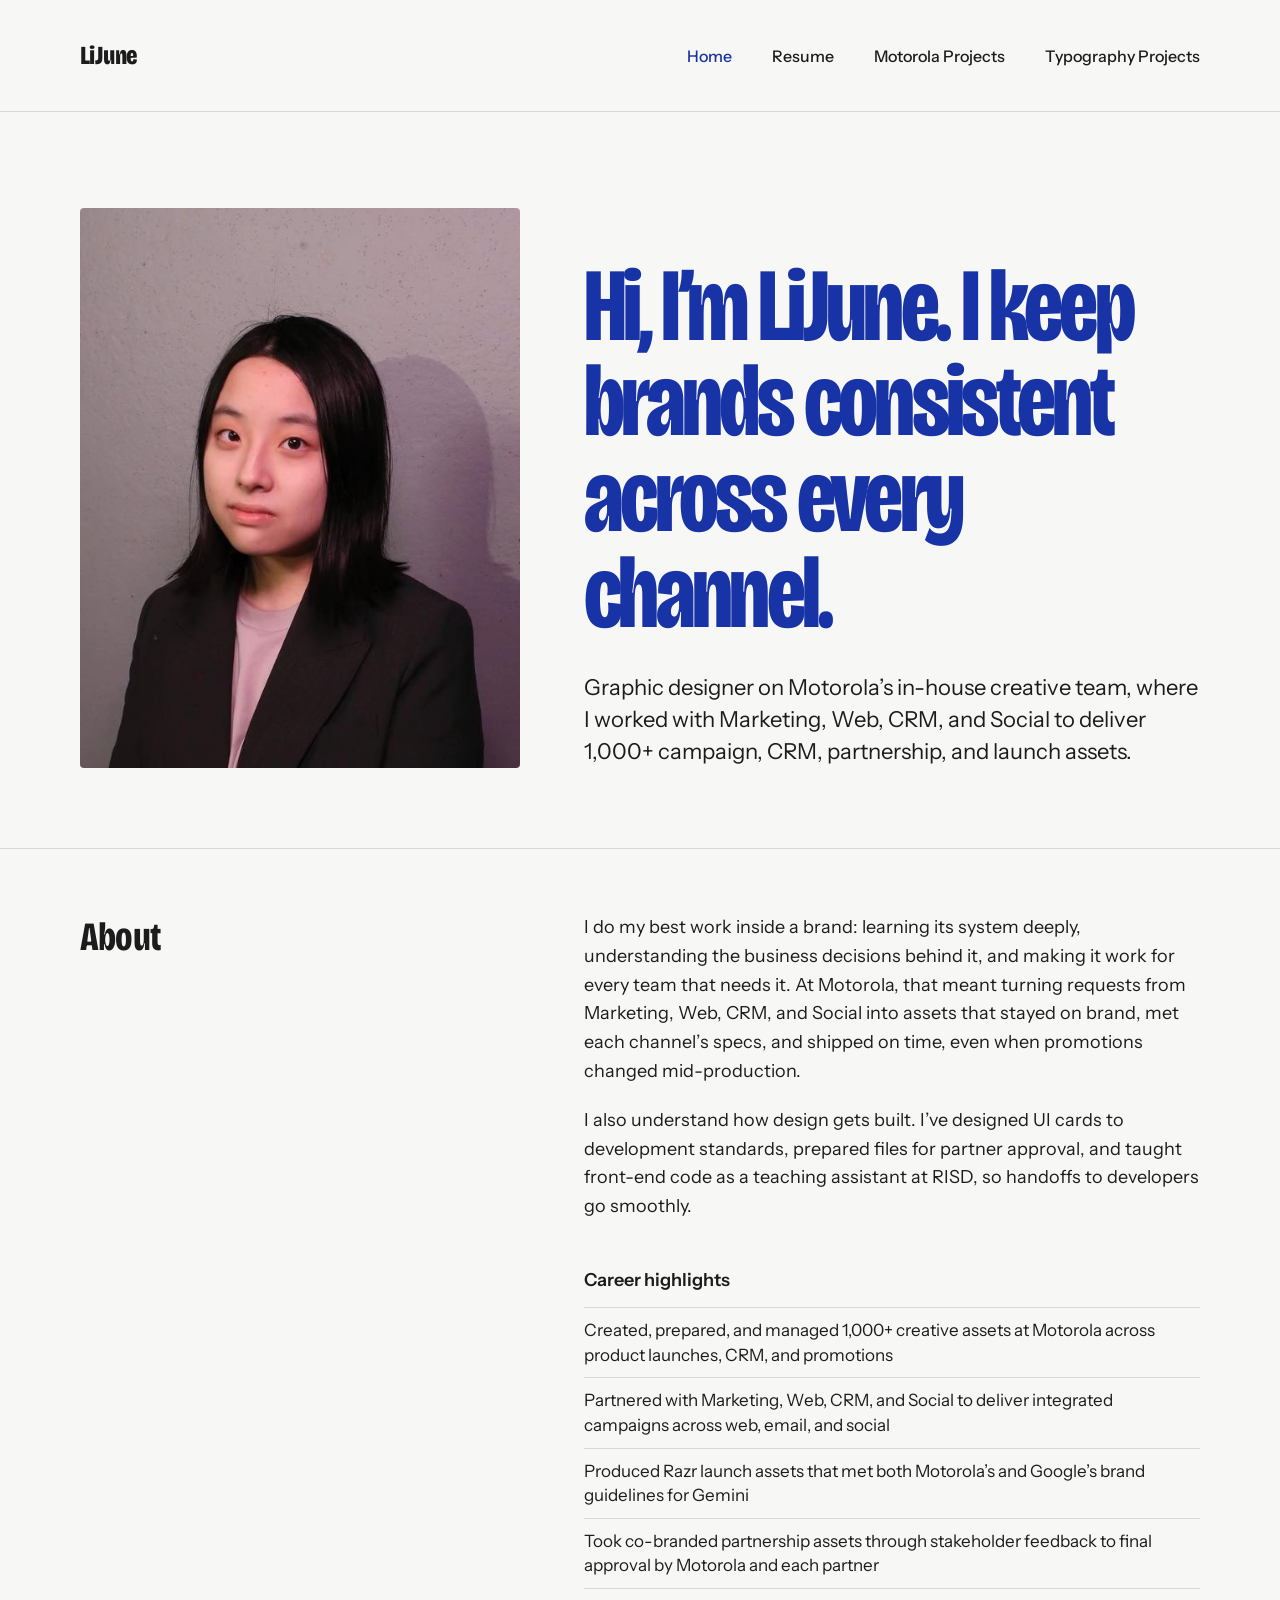
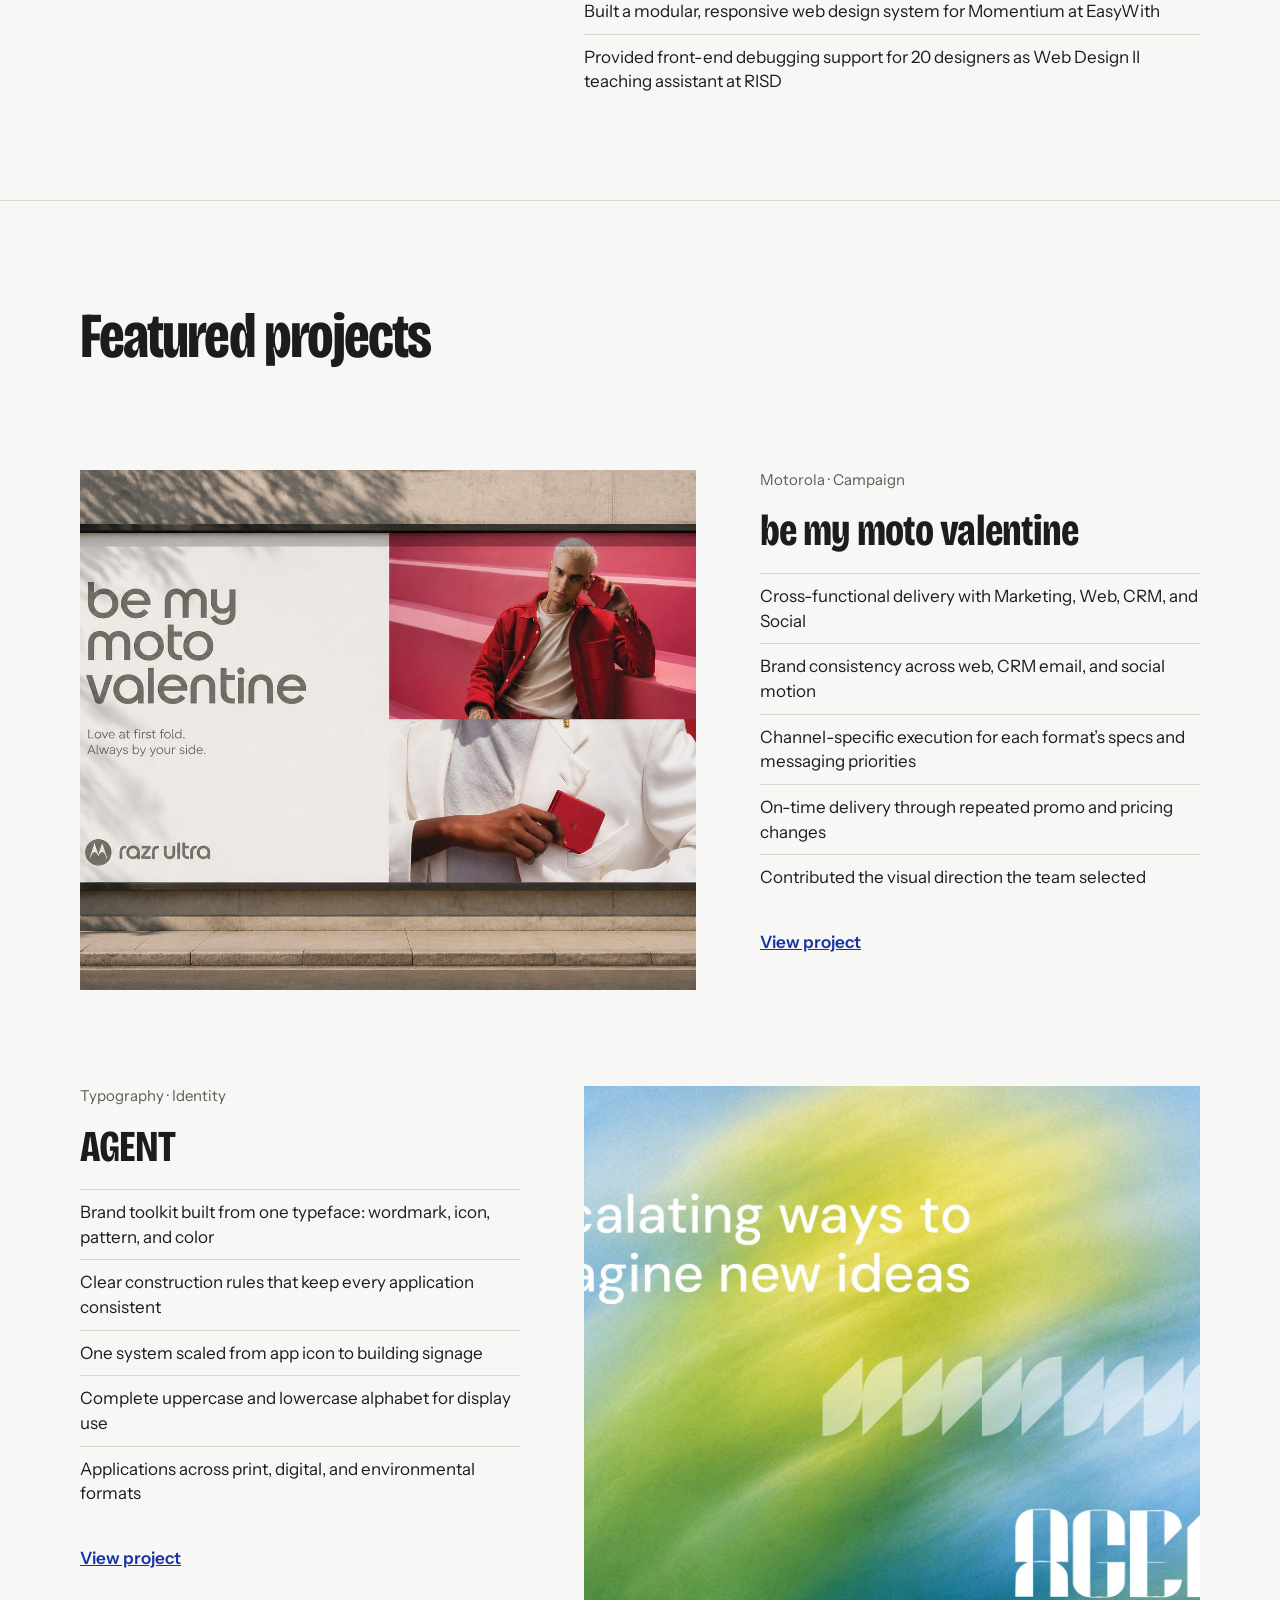
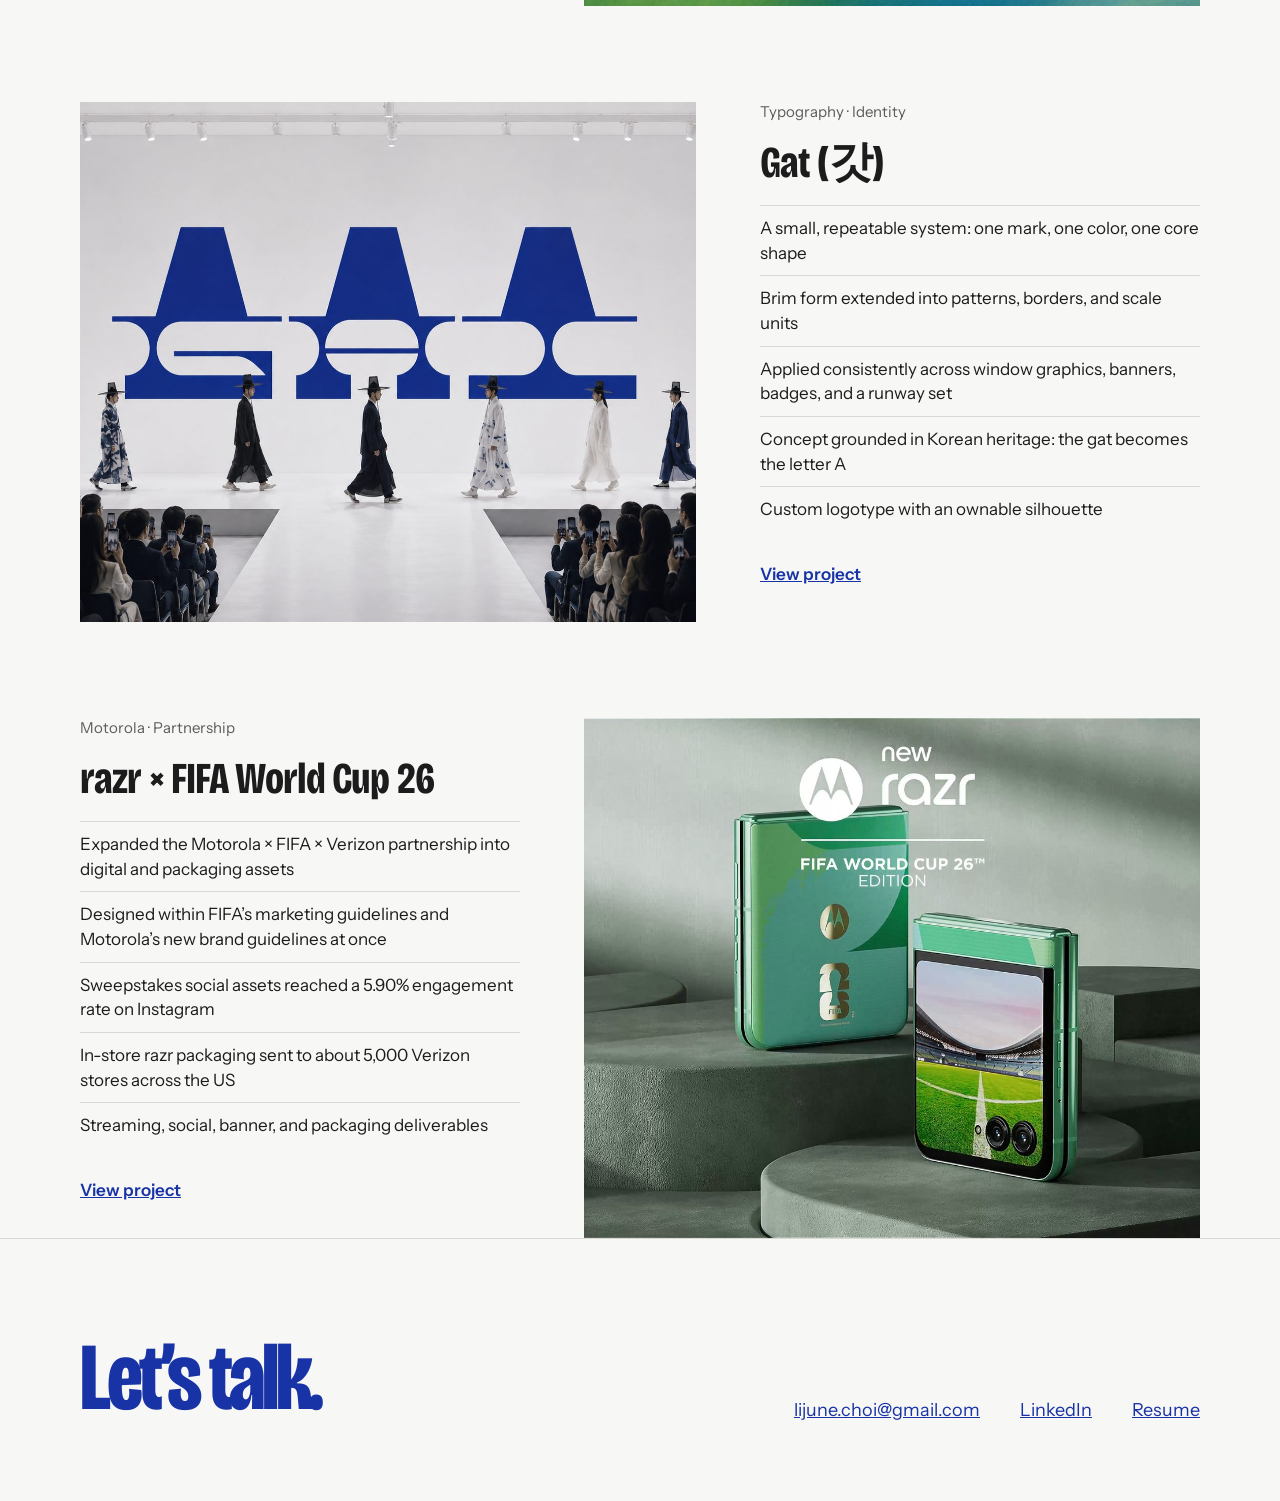
<file: index.html>
<!doctype html>
<html lang="en">
<head>
<meta charset="utf-8">
<meta name="viewport" content="width=device-width, initial-scale=1">
<title>Li June Choi – Home</title>
<meta name="description" content="Portfolio of Li June Choi, graphic designer at Motorola Mobility.">
<link rel="icon" href="data:image/svg+xml,%3Csvg xmlns='http://www.w3.org/2000/svg' viewBox='0 0 32 32'%3E%3Crect width='32' height='32' rx='6' fill='%231733A6'/%3E%3Ctext x='16' y='23' font-family='Arial' font-weight='700' font-size='18' fill='white' text-anchor='middle'%3EL%3C/text%3E%3C/svg%3E">
<link rel="preconnect" href="https://fonts.googleapis.com">
<link href="https://fonts.googleapis.com/css2?family=Bricolage+Grotesque:opsz,wdth,wght@12..96,75..100,400..800&amp;family=Instrument+Sans:wght@400;500;600&amp;display=swap" rel="stylesheet">
<style>
body{margin:0;background:#F7F7F5}
a{color:#1733A6}a:hover{color:#0E2273}
.nav a{color:#1C1C1C;text-decoration:none;font-size:16px;font-weight:500;padding:12px 0}
.nav a:hover{color:#1733A6}
.skills li{padding:10px 0;border-top:1px solid #D9D9D4;font-size:17px;line-height:1.45}
.ph{background:#E4E4DF;color:#5C5C58;display:flex;align-items:center;justify-content:center;font-size:16px;text-align:center}
</style>
<link rel="stylesheet" href="site.css">
</head>
<body>
<div style="width: 100%; max-width: 1440px; margin: 0 auto; min-height: 100vh; box-sizing: border-box; background: #F7F7F5; color: #1C1C1C; font-family: 'Instrument Sans', 'Helvetica Neue', sans-serif; display: flex; flex-direction: column">

<header class="nav" style="display: flex; justify-content: space-between; align-items: center; padding: 28px 80px; border-bottom: 1px solid #D9D9D4">
<a href="index.html" style="font-family: 'Bricolage Grotesque', sans-serif; font-weight: 800; font-size: 26px; letter-spacing: -0.02em; font-stretch: 75%">LiJune</a>
<nav style="display: flex; gap: 40px">
<a href="index.html" aria-current="page" style="color: #1733A6">Home</a>
<a href="resume.html">Resume</a>
<a href="motorola.html">Motorola Projects</a>
<a href="typography.html">Typography Projects</a>
</nav>
</header>

<section style="display: grid; grid-template-columns: 5fr 7fr; gap: 64px; padding: 96px 80px 80px; align-items: end">
<img src="images/photo.jpg" alt="Portrait of Li June Choi" style="width: 100%; height: 560px; object-fit: cover; object-position: center 30%; display: block; border-radius: 4px">
<div style="display: flex; flex-direction: column; gap: 32px">
<h1 style="margin: 0; font-family: 'Bricolage Grotesque', sans-serif; font-weight: 700; font-stretch: 75%; font-size: 104px; line-height: 0.92; letter-spacing: -0.035em; color: #1733A6">Hi, I’m LiJune. I keep brands consistent across every channel.</h1>
<p style="margin: 0; font-size: 22px; line-height: 1.45; max-width: 620px">Graphic designer on Motorola’s in-house creative team, where I worked with Marketing, Web, CRM, and Social to deliver 1,000+ campaign, CRM, partnership, and launch assets.</p>
</div>
</section>

<section style="display: grid; grid-template-columns: 5fr 7fr; gap: 64px; padding: 64px 80px 96px; border-top: 1px solid #D9D9D4">
<h2 style="margin: 0; font-family: 'Bricolage Grotesque', sans-serif; font-weight: 700; font-stretch: 75%; font-size: 40px; letter-spacing: -0.02em">About</h2>
<div style="display: flex; flex-direction: column; gap: 48px">
<div style="display: flex; flex-direction: column; gap: 20px; font-size: 18px; line-height: 1.6; max-width: 700px">
<p style="margin: 0">I do my best work inside a brand: learning its system deeply, understanding the business decisions behind it, and making it work for every team that needs it. At Motorola, that meant turning requests from Marketing, Web, CRM, and Social into assets that stayed on brand, met each channel’s specs, and shipped on time, even when promotions changed mid-production.</p>
<p style="margin: 0">I also understand how design gets built. I’ve designed UI cards to development standards, prepared files for partner approval, and taught front-end code as a teaching assistant at RISD, so handoffs to developers go smoothly.</p>
</div>
<div style="display: flex; flex-direction: column; gap: 16px">
<h3 style="margin: 0; font-size: 18px; font-weight: 600">Career highlights</h3>
<ul class="skills" style="margin: 0; padding: 0; list-style: none; max-width: 700px">
<li>Created, prepared, and managed 1,000+ creative assets at Motorola across product launches, CRM, and promotions</li>
<li>Partnered with Marketing, Web, CRM, and Social to deliver integrated campaigns across web, email, and social</li>
<li>Produced Razr launch assets that met both Motorola’s and Google’s brand guidelines for Gemini</li>
<li>Took co-branded partnership assets through stakeholder feedback to final approval by Motorola and each partner</li>
<li>Built a modular, responsive web design system for Momentium at EasyWith</li>
<li>Provided front-end debugging support for 20 designers as Web Design II teaching assistant at RISD</li>
</ul>
</div>
</div>
</section>

<section style="padding: 96px 80px 0; border-top: 1px solid #D9D9D4; display: flex; flex-direction: column; gap: 96px">
<h2 style="margin: 0; font-family: 'Bricolage Grotesque', sans-serif; font-weight: 700; font-stretch: 75%; font-size: 64px; letter-spacing: -0.03em">Featured projects</h2>

<article style="display: grid; grid-template-columns: 7fr 5fr; gap: 64px; align-items: start">
<a href="valentine.html"><img loading="lazy" src="images/be-my-moto-valentine-billboard-mockup-for-razr-u.jpg" alt="be my moto valentine billboard mockup for razr ultra" style="width: 100%; height: 520px; object-fit: cover; display: block"></a>
<div style="display: flex; flex-direction: column; gap: 20px">
<p style="margin: 0; font-size: 15px; color: #5C5C58">Motorola · Campaign</p>
<h3 style="margin: 0; font-family: 'Bricolage Grotesque', sans-serif; font-weight: 700; font-stretch: 75%; font-size: 44px; line-height: 1; letter-spacing: -0.02em">be my moto valentine</h3>
<ul class="skills" style="margin: 0; padding: 0; list-style: none">
<li>Cross-functional delivery with Marketing, Web, CRM, and Social</li>
<li>Brand consistency across web, CRM email, and social motion</li>
<li>Channel-specific execution for each format’s specs and messaging priorities</li>
<li>On-time delivery through repeated promo and pricing changes</li>
<li>Contributed the visual direction the team selected</li>
</ul>
<a href="valentine.html" style="font-weight: 600; font-size: 17px; padding: 12px 0">View project</a>
</div>
</article>

<article style="display: grid; grid-template-columns: 5fr 7fr; gap: 64px; align-items: start">
<div style="display: flex; flex-direction: column; gap: 20px">
<p style="margin: 0; font-size: 15px; color: #5C5C58">Typography · Identity</p>
<h3 style="margin: 0; font-family: 'Bricolage Grotesque', sans-serif; font-weight: 700; font-stretch: 75%; font-size: 44px; line-height: 1; letter-spacing: -0.02em">AGENT</h3>
<ul class="skills" style="margin: 0; padding: 0; list-style: none">
<li>Brand toolkit built from one typeface: wordmark, icon, pattern, and color</li>
<li>Clear construction rules that keep every application consistent</li>
<li>One system scaled from app icon to building signage</li>
<li>Complete uppercase and lowercase alphabet for display use</li>
<li>Applications across print, digital, and environmental formats</li>
</ul>
<a href="agent.html" style="font-weight: 600; font-size: 17px; padding: 12px 0">View project</a>
</div>
<a href="agent.html"><img loading="lazy" src="images/agent-key-visual-with-wordmark-and-pattern.jpg" alt="AGENT key visual with wordmark and pattern" style="width: 100%; height: 520px; object-fit: cover; display: block"></a>
</article>

<article style="display: grid; grid-template-columns: 7fr 5fr; gap: 64px; align-items: start">
<a href="gat.html"><img loading="lazy" src="images/gat-logotype-on-a-runway-backdrop-application-mo.jpg" alt="Gat logotype on a runway backdrop, application mockup" style="width: 100%; height: 520px; object-fit: cover; display: block"></a>
<div style="display: flex; flex-direction: column; gap: 20px">
<p style="margin: 0; font-size: 15px; color: #5C5C58">Typography · Identity</p>
<h3 style="margin: 0; font-family: 'Bricolage Grotesque', sans-serif; font-weight: 700; font-stretch: 75%; font-size: 44px; line-height: 1; letter-spacing: -0.02em">Gat (갓)</h3>
<ul class="skills" style="margin: 0; padding: 0; list-style: none">
<li>A small, repeatable system: one mark, one color, one core shape</li>
<li>Brim form extended into patterns, borders, and scale units</li>
<li>Applied consistently across window graphics, banners, badges, and a runway set</li>
<li>Concept grounded in Korean heritage: the gat becomes the letter A</li>
<li>Custom logotype with an ownable silhouette</li>
</ul>
<a href="gat.html" style="font-weight: 600; font-size: 17px; padding: 12px 0">View project</a>
</div>
</article>

<article style="display: grid; grid-template-columns: 5fr 7fr; gap: 64px; align-items: start">
<div style="display: flex; flex-direction: column; gap: 20px">
<p style="margin: 0; font-size: 15px; color: #5C5C58">Motorola · Partnership</p>
<h3 style="margin: 0; font-family: 'Bricolage Grotesque', sans-serif; font-weight: 700; font-stretch: 75%; font-size: 44px; line-height: 1; letter-spacing: -0.02em">razr × FIFA World Cup 26</h3>
<ul class="skills" style="margin: 0; padding: 0; list-style: none">
<li>Expanded the Motorola × FIFA × Verizon partnership into digital and packaging assets</li>
<li>Designed within FIFA’s marketing guidelines and Motorola’s new brand guidelines at once</li>
<li>Sweepstakes social assets reached a 5.90% engagement rate on Instagram</li>
<li>In-store razr packaging sent to about 5,000 Verizon stores across the US</li>
<li>Streaming, social, banner, and packaging deliverables</li>
</ul>
<a href="fifa.html" style="font-weight: 600; font-size: 17px; padding: 12px 0">View project</a>
</div>
<a href="fifa.html"><img loading="lazy" src="images/fifa-hero.jpg" alt="Green razr FIFA World Cup 26 Edition on stone steps" style="width: 100%; height: 520px; object-fit: cover; display: block"></a>
</article>
</section>

<footer style="margin-top: auto; padding: 96px 80px 80px; border-top: 1px solid #D9D9D4; display: flex; justify-content: space-between; align-items: end">
<h2 style="margin: 0; font-family: 'Bricolage Grotesque', sans-serif; font-weight: 700; font-stretch: 75%; font-size: 96px; line-height: 0.9; letter-spacing: -0.035em; color: #1733A6">Let’s talk.</h2>
<div style="display: flex; gap: 40px; font-size: 18px">
<a href="mailto:lijune.choi@gmail.com">lijune.choi@gmail.com</a>
<a href="https://www.linkedin.com/in/li-june-choi-3b22a4331/">LinkedIn</a>
<a href="resume.html">Resume</a>
</div>
</footer>
</div>
</body>
</html>
</file>
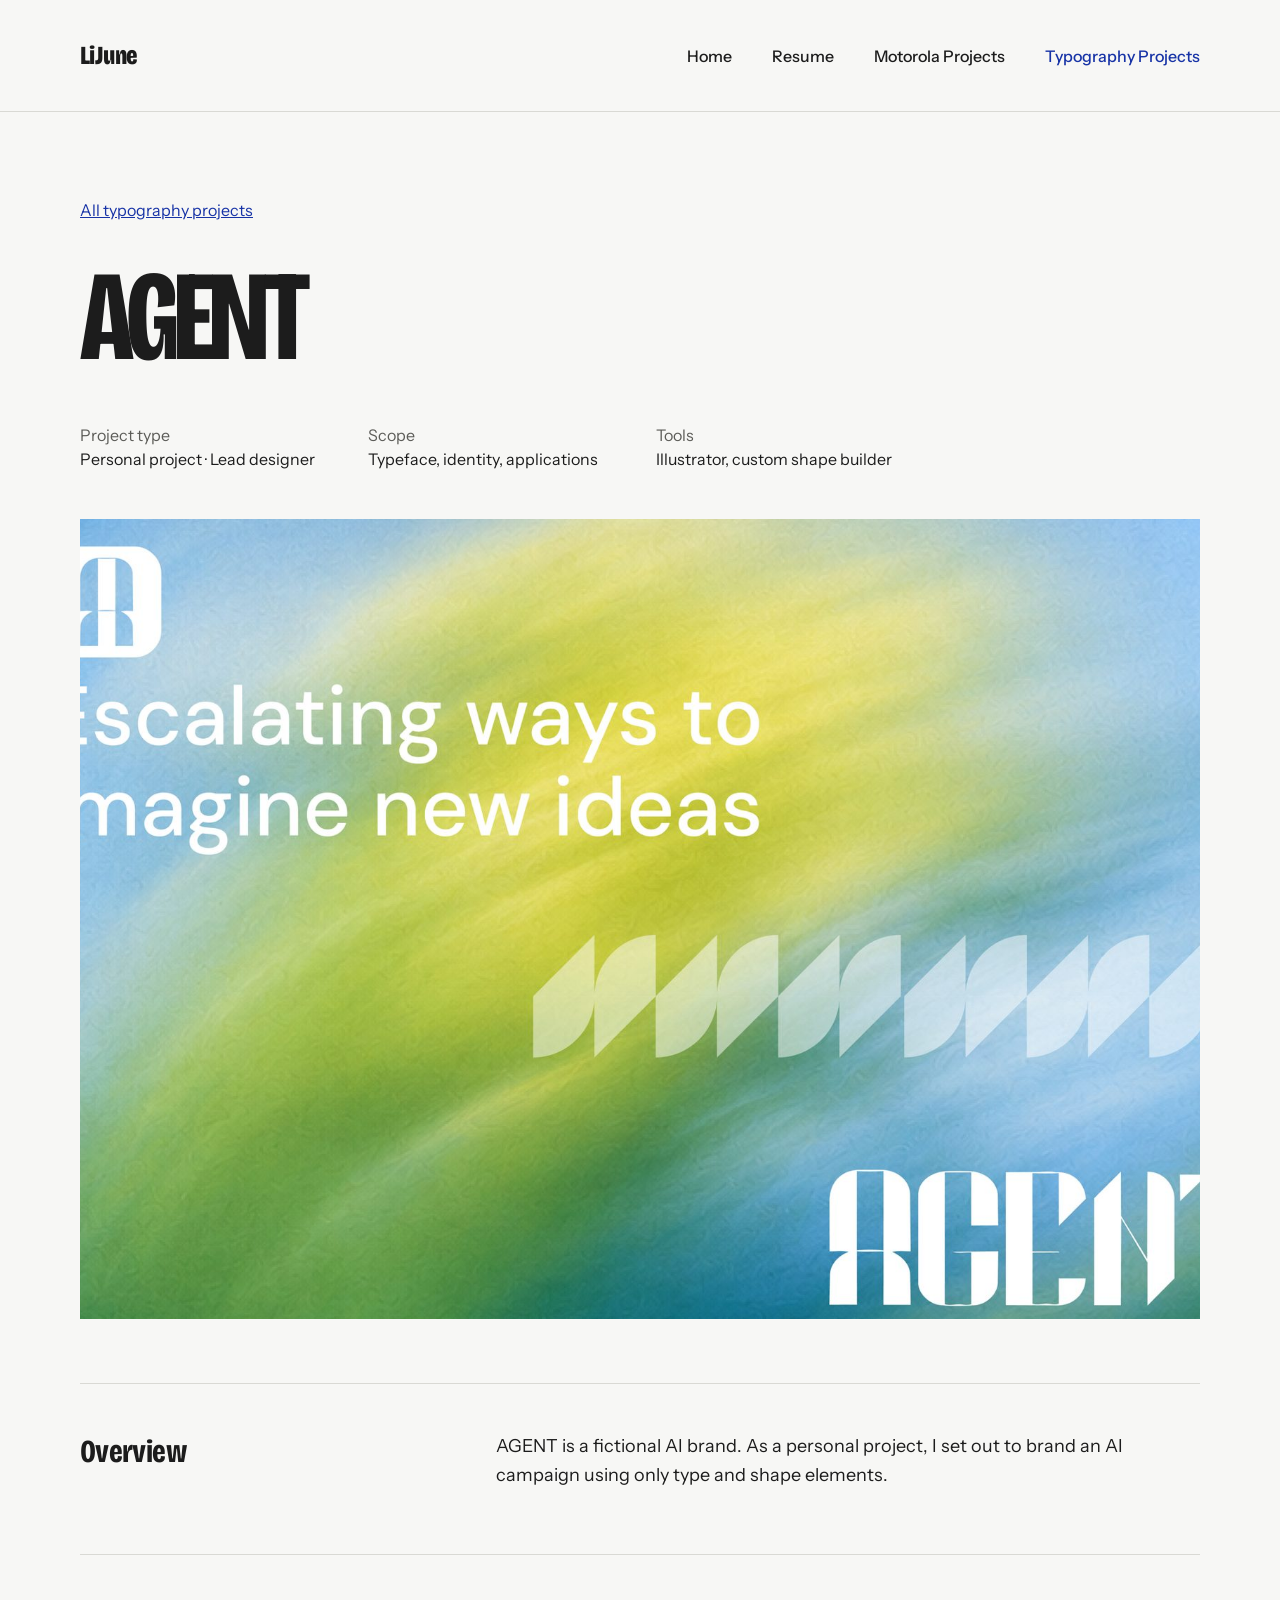
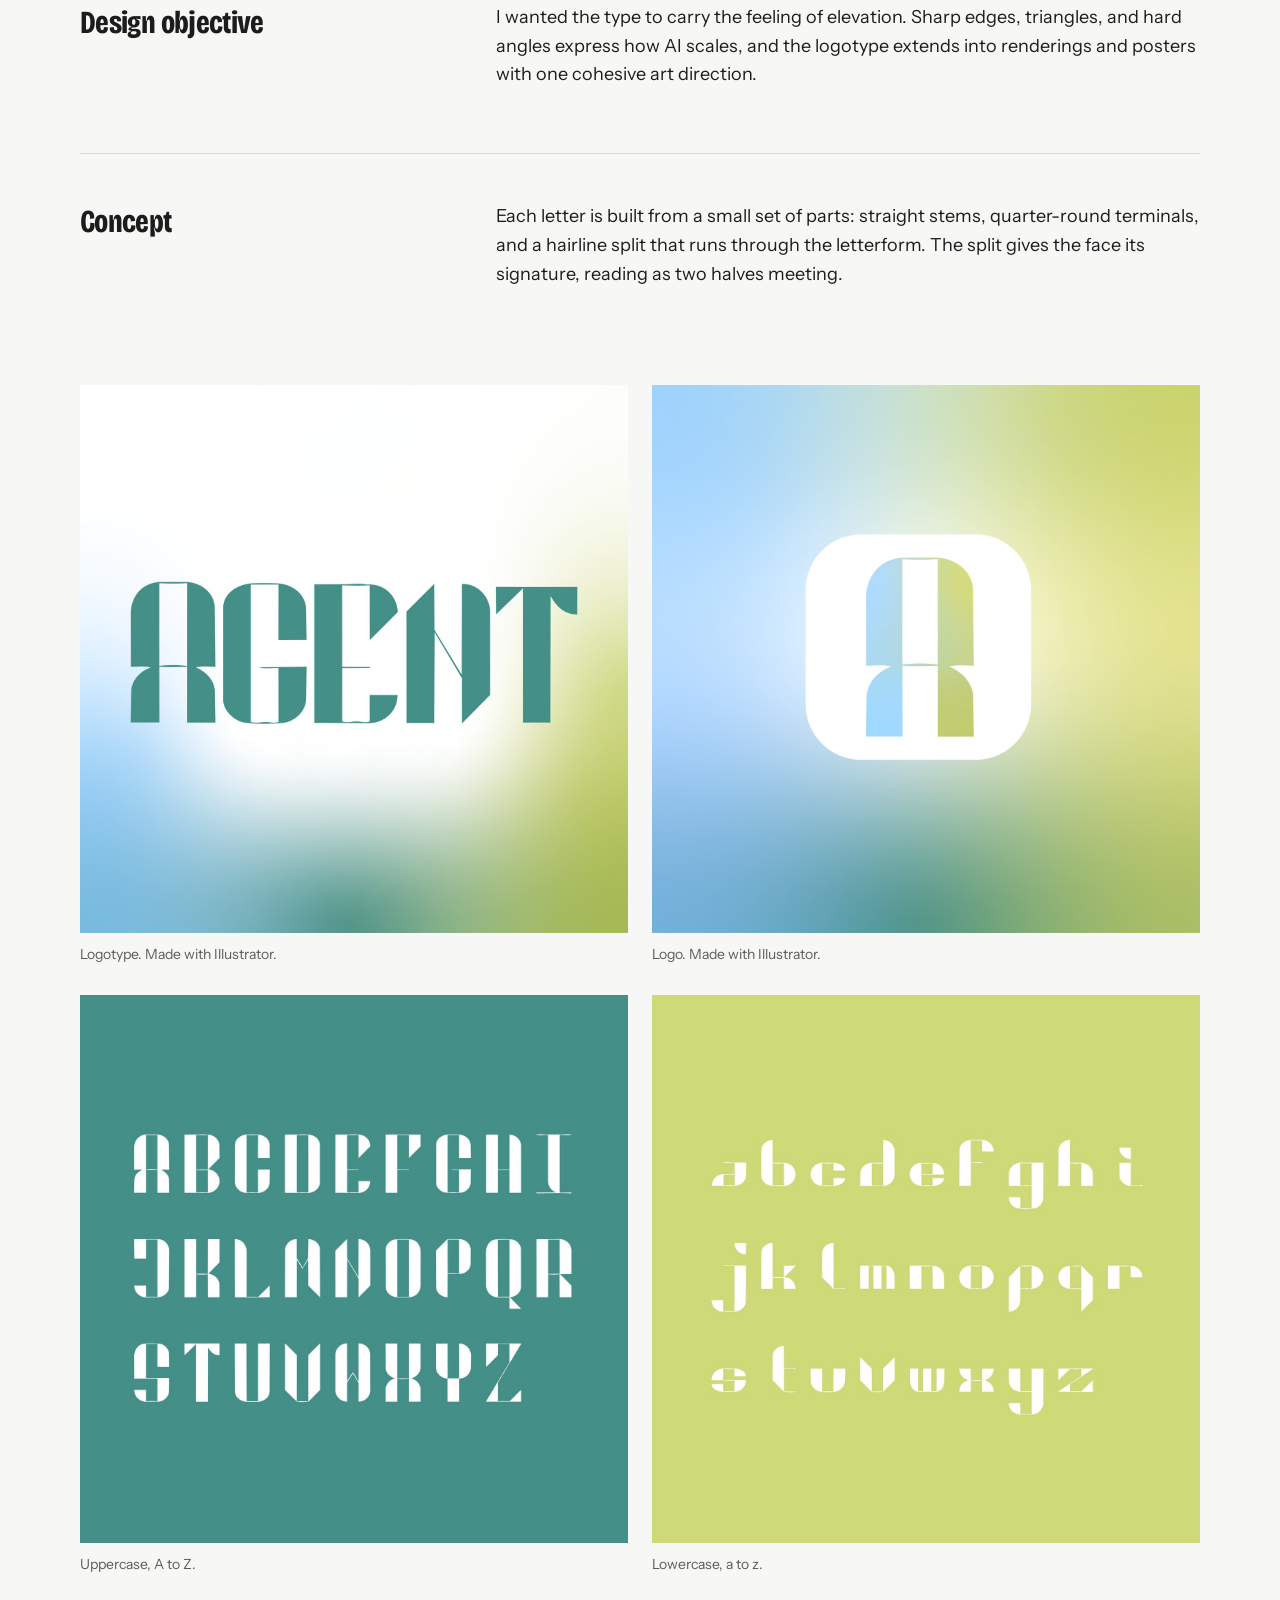
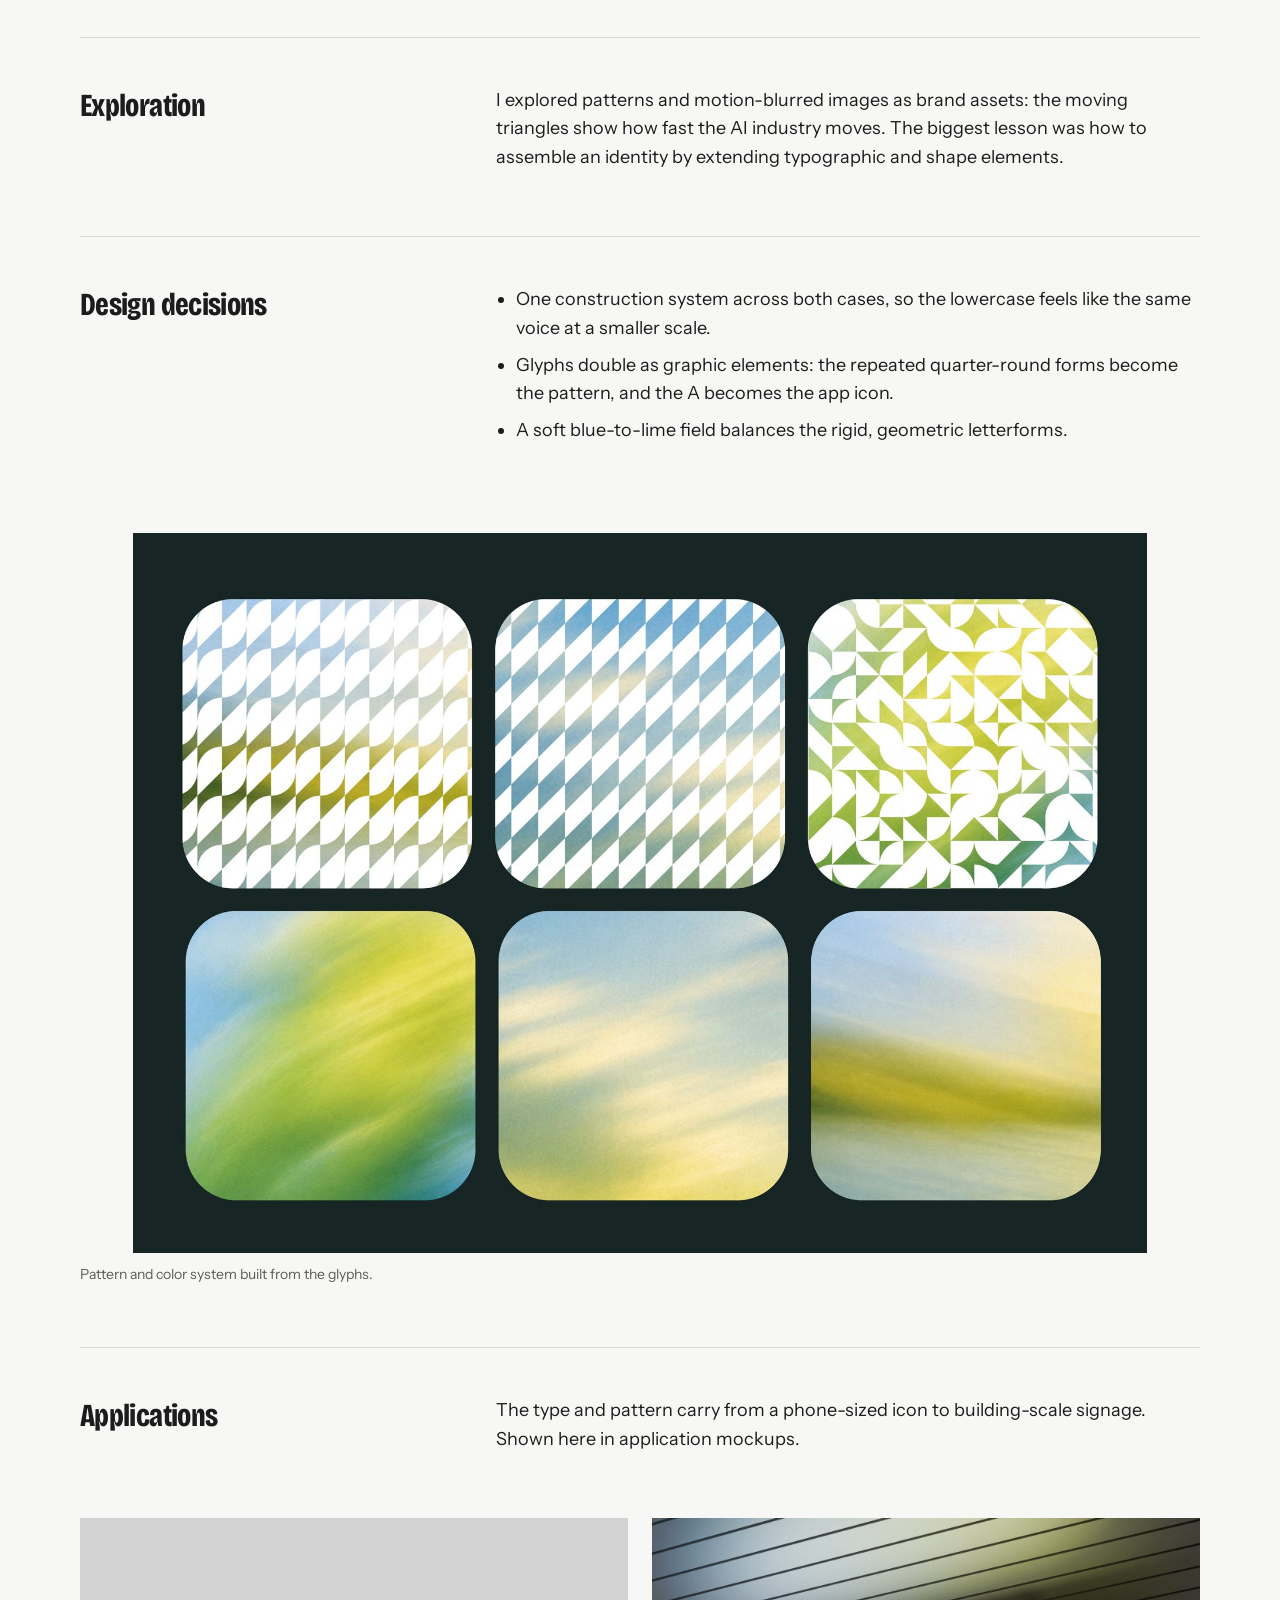
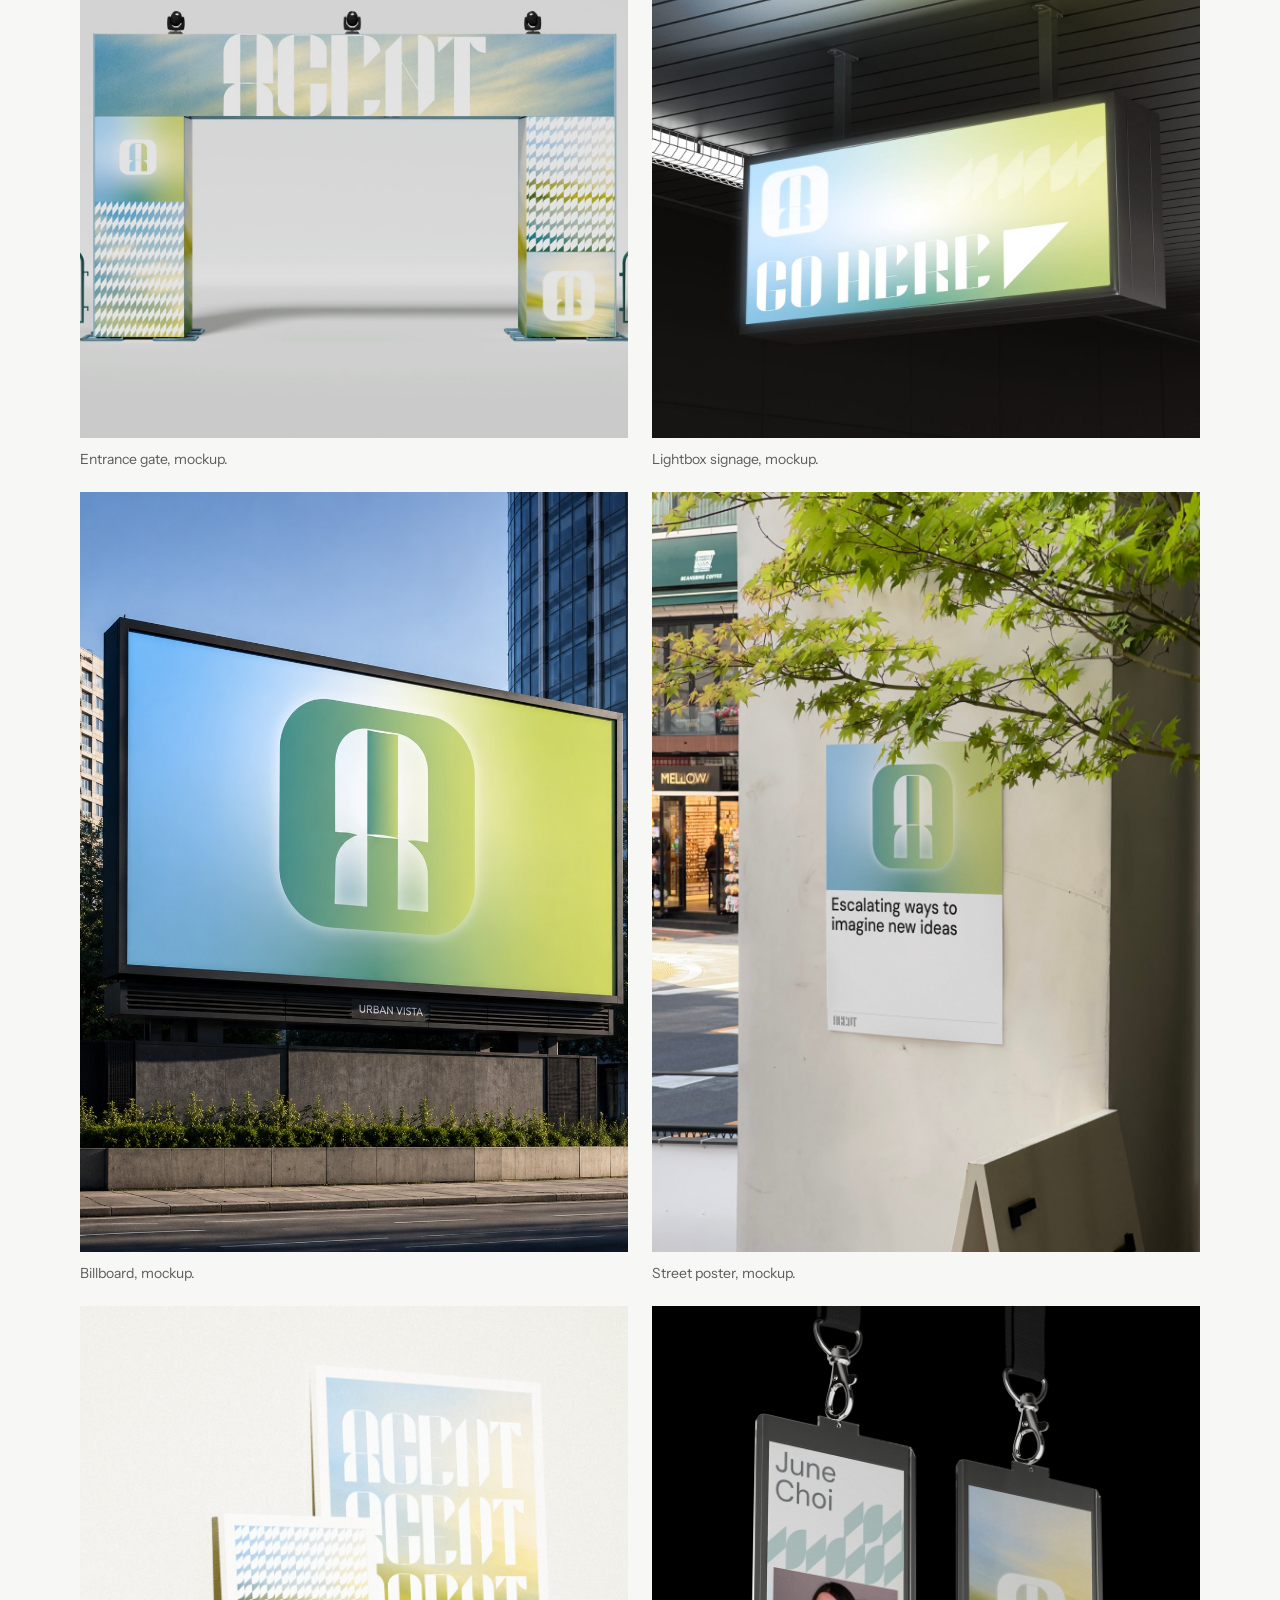
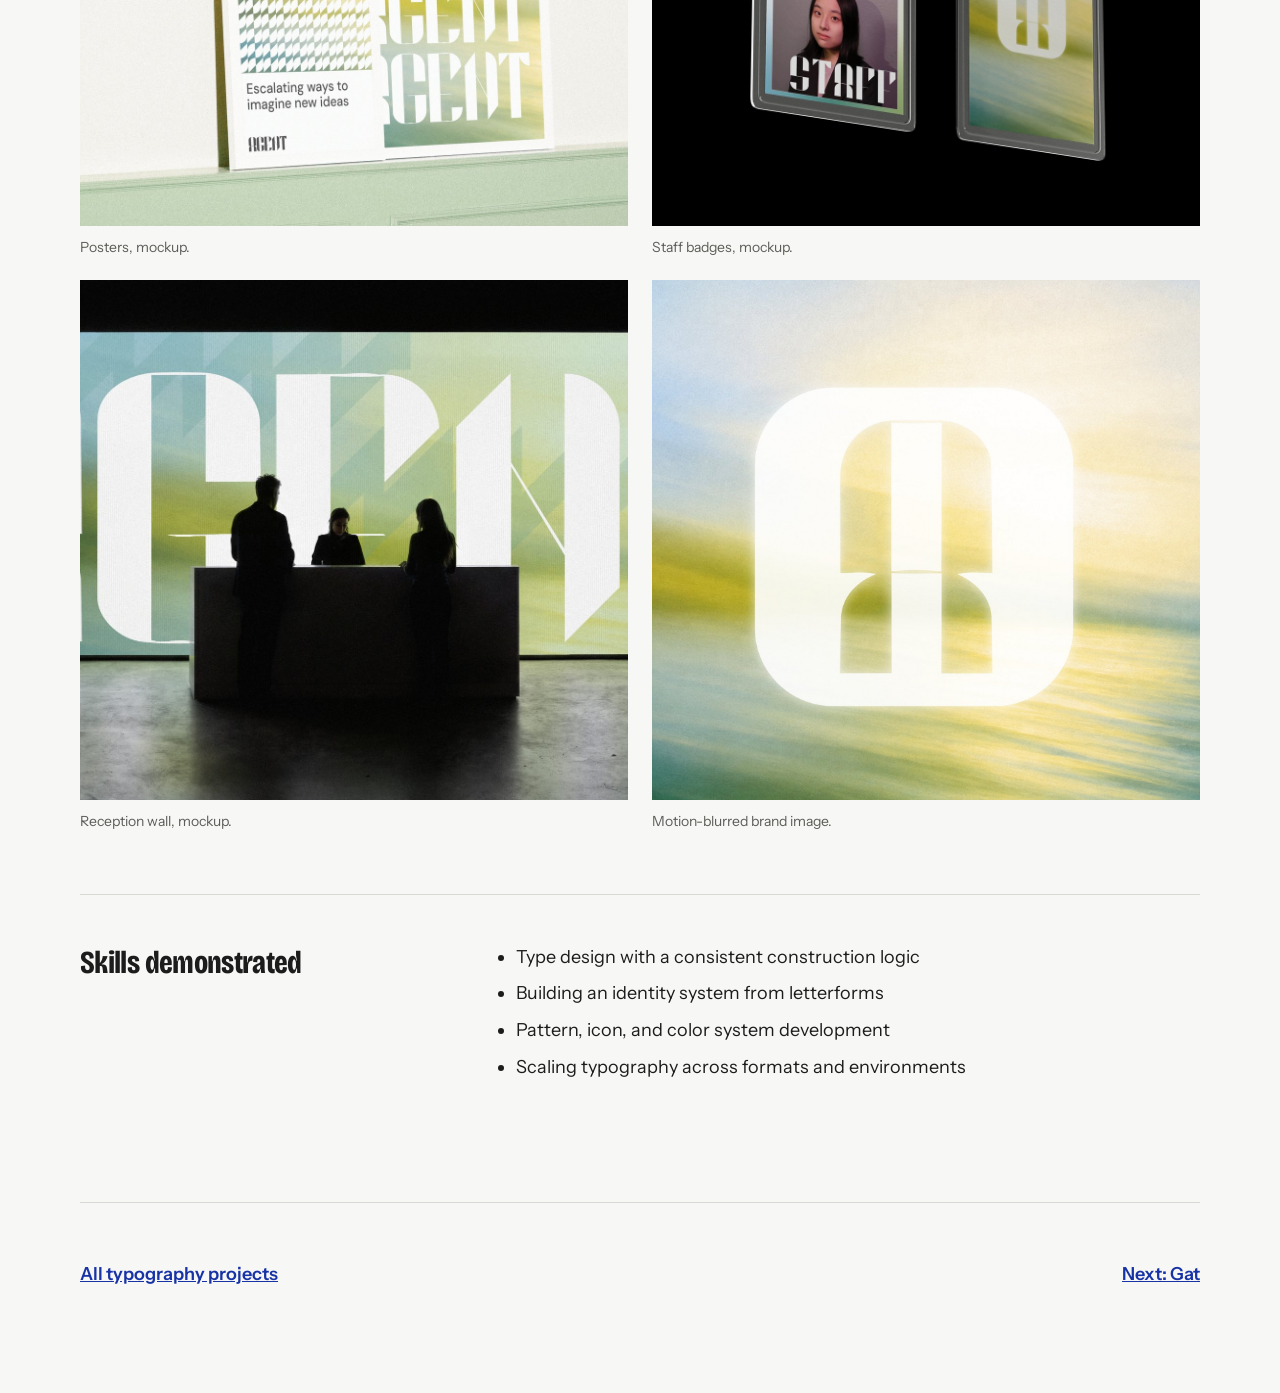
<file: agent.html>
<!doctype html>
<html lang="en">
<head>
<meta charset="utf-8">
<meta name="viewport" content="width=device-width, initial-scale=1">
<title>Li June Choi – AGENT</title>
<meta name="description" content="Portfolio of Li June Choi, graphic designer at Motorola Mobility.">
<link rel="icon" href="data:image/svg+xml,%3Csvg xmlns='http://www.w3.org/2000/svg' viewBox='0 0 32 32'%3E%3Crect width='32' height='32' rx='6' fill='%231733A6'/%3E%3Ctext x='16' y='23' font-family='Arial' font-weight='700' font-size='18' fill='white' text-anchor='middle'%3EL%3C/text%3E%3C/svg%3E">
<link rel="preconnect" href="https://fonts.googleapis.com">
<link href="https://fonts.googleapis.com/css2?family=Bricolage+Grotesque:opsz,wdth,wght@12..96,75..100,400..800&amp;family=Instrument+Sans:wght@400;500;600&amp;display=swap" rel="stylesheet">
<style>
body{margin:0;background:#F7F7F5}
a{color:#1733A6}a:hover{color:#0E2273}
.nav a{color:#1C1C1C;text-decoration:none;font-size:16px;font-weight:500;padding:12px 0}
.nav a:hover{color:#1733A6}
.row{display:grid;grid-template-columns:4fr 8fr;gap:64px;padding:48px 0;border-top:1px solid #D9D9D4}
.row h2{margin:0;font-family:'Bricolage Grotesque',sans-serif;font-weight:700;font-stretch:75%;font-size:32px;letter-spacing:-0.02em}
.row p{margin:0 0 16px;font-size:18px;line-height:1.6;max-width:720px}
.row li{font-size:18px;line-height:1.6;margin-bottom:8px}
.todo{color:#1733A6}
.cap{margin:12px 0 0;font-size:14px;color:#5C5C58}
</style>
<link rel="stylesheet" href="site.css">
</head>
<body>
<div style="width: 100%; max-width: 1440px; margin: 0 auto; min-height: 100vh; box-sizing: border-box; background: #F7F7F5; color: #1C1C1C; font-family: 'Instrument Sans', 'Helvetica Neue', sans-serif; display: flex; flex-direction: column">

<header class="nav" style="display: flex; justify-content: space-between; align-items: center; padding: 28px 80px; border-bottom: 1px solid #D9D9D4">
<a href="index.html" style="font-family: 'Bricolage Grotesque', sans-serif; font-weight: 800; font-size: 26px; letter-spacing: -0.02em; font-stretch: 75%">LiJune</a>
<nav style="display: flex; gap: 40px">
<a href="index.html">Home</a>
<a href="resume.html">Resume</a>
<a href="motorola.html">Motorola Projects</a>
<a href="typography.html" aria-current="page" style="color: #1733A6">Typography Projects</a>
</nav>
</header>

<section style="padding: 80px 80px 48px; display: flex; flex-direction: column; gap: 32px">
<a href="typography.html" style="font-size: 16px; padding: 8px 0; align-self: flex-start">All typography projects</a>
<h1 style="margin: 0; font-family: 'Bricolage Grotesque', sans-serif; font-weight: 700; font-stretch: 75%; font-size: 128px; line-height: 0.9; letter-spacing: -0.04em">AGENT</h1>
<div style="display: grid; grid-template-columns: repeat(4, minmax(0, 1fr)); gap: 32px; font-size: 16px; line-height: 1.5; padding-top: 16px">
<div><div style="color: #5C5C58">Project type</div><div>Personal project · Lead designer</div></div>
<div><div style="color: #5C5C58">Scope</div><div>Typeface, identity, applications</div></div>
<div><div style="color: #5C5C58">Tools</div><div>Illustrator, custom shape builder</div></div>
</div>
</section>

<figure style="margin: 0; padding: 0 80px">
<img src="images/agent-key-visual-with-wordmark-and-pattern.jpg" alt="AGENT key visual: icon, headline, pattern, and wordmark on a blue-green field" style="width: 100%; height: 800px; object-fit: cover; display: block">
</figure>

<section style="padding: 64px 80px 0">
<div class="row">
<h2>Overview</h2>
<div><p>AGENT is a fictional AI brand. As a personal project, I set out to brand an AI campaign using only type and shape elements.</p></div>
</div>
<div class="row">
<h2>Design objective</h2>
<div><p>I wanted the type to carry the feeling of elevation. Sharp edges, triangles, and hard angles express how AI scales, and the logotype extends into renderings and posters with one cohesive art direction.</p></div>
</div>
<div class="row">
<h2>Concept</h2>
<div>
<p>Each letter is built from a small set of parts: straight stems, quarter-round terminals, and a hairline split that runs through the letterform. The split gives the face its signature, reading as two halves meeting.</p>
</div>
</div>
</section>

<section style="padding: 32px 80px 0; display: grid; grid-template-columns: repeat(2, minmax(0, 1fr)); gap: 24px">
<figure style="margin: 0"><img loading="lazy" src="images/agent-wordmark.jpg" alt="AGENT wordmark in teal on a blue-to-lime gradient" style="width: 100%; aspect-ratio: 1 / 1; object-fit: cover; display: block"><figcaption class="cap">Logotype. Made with Illustrator.</figcaption></figure>
<figure style="margin: 0"><img loading="lazy" src="images/agent-icon.jpg" alt="AGENT app icon on a blue-to-lime gradient" style="width: 100%; aspect-ratio: 1 / 1; object-fit: cover; display: block"><figcaption class="cap">Logo. Made with Illustrator.</figcaption></figure>
</section>

<section style="padding: 32px 80px 0; display: grid; grid-template-columns: repeat(2, minmax(0, 1fr)); gap: 24px">
<figure style="margin: 0"><img loading="lazy" src="images/agent-uppercase-specimen-on-teal.jpg" alt="AGENT uppercase specimen on teal" style="width: 100%; aspect-ratio: 1 / 1; object-fit: cover; display: block"><figcaption class="cap">Uppercase, A to Z.</figcaption></figure>
<figure style="margin: 0"><img loading="lazy" src="images/agent-lowercase-specimen-on-lime.jpg" alt="AGENT lowercase specimen on lime" style="width: 100%; aspect-ratio: 1 / 1; object-fit: cover; display: block"><figcaption class="cap">Lowercase, a to z.</figcaption></figure>
</section>

<section style="padding: 64px 80px 0">
<div class="row">
<h2>Exploration</h2>
<div><p>I explored patterns and motion-blurred images as brand assets: the moving triangles show how fast the AI industry moves. The biggest lesson was how to assemble an identity by extending typographic and shape elements.</p></div>
</div>
<div class="row">
<h2>Design decisions</h2>
<div>
<ul style="margin: 0; padding-left: 20px; max-width: 720px">
<li>One construction system across both cases, so the lowercase feels like the same voice at a smaller scale.</li>
<li>Glyphs double as graphic elements: the repeated quarter-round forms become the pattern, and the A becomes the app icon.</li>
<li>A soft blue-to-lime field balances the rigid, geometric letterforms.</li>
</ul>
</div>
</div>
</section>

<section style="padding: 32px 80px 0">
<figure style="margin: 0"><img loading="lazy" src="images/pattern-and-gradient-tiles-built-from-agent-glyp.jpg" alt="Pattern and gradient tiles built from AGENT glyphs" style="width: 100%; height: 720px; object-fit: contain; display: block"><figcaption class="cap">Pattern and color system built from the glyphs.</figcaption></figure>
</section>

<section style="padding: 64px 80px 0">
<div class="row">
<h2>Applications</h2>
<div><p>The type and pattern carry from a phone-sized icon to building-scale signage. Shown here in application mockups.</p></div>
</div>
</section>

<section style="padding: 0 80px; display: grid; grid-template-columns: repeat(2, minmax(0, 1fr)); gap: 24px">
<figure style="margin: 0"><img loading="lazy" src="images/agent-entrance-gate-mockup.jpg" alt="AGENT entrance gate mockup" style="width: 100%; height: 520px; object-fit: cover; display: block"><figcaption class="cap">Entrance gate, mockup.</figcaption></figure>
<figure style="margin: 0"><img loading="lazy" src="images/agent-lightbox-sign-mockup.jpg" alt="AGENT lightbox sign mockup" style="width: 100%; height: 520px; object-fit: cover; display: block"><figcaption class="cap">Lightbox signage, mockup.</figcaption></figure>
</section>

<section style="padding: 24px 80px 0; display: grid; grid-template-columns: repeat(2, minmax(0, 1fr)); gap: 24px">
<figure style="margin: 0"><img loading="lazy" src="images/agent-billboard.jpg" alt="AGENT icon on a city billboard, mockup" style="width: 100%; height: 760px; object-fit: cover; display: block"><figcaption class="cap">Billboard, mockup.</figcaption></figure>
<figure style="margin: 0"><img loading="lazy" src="images/agent-street.jpg" alt="AGENT poster on a street wall, mockup" style="width: 100%; height: 760px; object-fit: cover; display: block"><figcaption class="cap">Street poster, mockup.</figcaption></figure>
</section>

<section style="padding: 24px 80px 0; display: grid; grid-template-columns: repeat(2, minmax(0, 1fr)); gap: 24px">
<figure style="margin: 0"><img loading="lazy" src="images/agent-posters.jpg" alt="Stacked AGENT posters leaning on a wall, mockup" style="width: 100%; height: 520px; object-fit: cover; display: block"><figcaption class="cap">Posters, mockup.</figcaption></figure>
<figure style="margin: 0"><img loading="lazy" src="images/agent-badges.jpg" alt="AGENT staff badges on lanyards, mockup" style="width: 100%; height: 520px; object-fit: cover; display: block"><figcaption class="cap">Staff badges, mockup.</figcaption></figure>
</section>

<section style="padding: 24px 80px 0; display: grid; grid-template-columns: repeat(2, minmax(0, 1fr)); gap: 24px">
<figure style="margin: 0"><img loading="lazy" src="images/agent-wordmark-on-a-reception-wall-application-m.jpg" alt="AGENT wordmark on a reception wall, application mockup" style="width: 100%; height: 520px; object-fit: cover; display: block"><figcaption class="cap">Reception wall, mockup.</figcaption></figure>
<figure style="margin: 0"><img loading="lazy" src="images/agent-iconblur.jpg" alt="AGENT icon over a motion-blurred landscape" style="width: 100%; height: 520px; object-fit: cover; display: block"><figcaption class="cap">Motion-blurred brand image.</figcaption></figure>
</section>

<section style="padding: 64px 80px 0">
<div class="row">
<h2>Skills demonstrated</h2>
<div>
<ul style="margin: 0; padding-left: 20px; max-width: 720px">
<li>Type design with a consistent construction logic</li>
<li>Building an identity system from letterforms</li>
<li>Pattern, icon, and color system development</li>
<li>Scaling typography across formats and environments</li>
</ul>
</div>
</div>
</section>

<section style="display: flex; justify-content: space-between; border-top: 1px solid #D9D9D4; margin: 64px 80px 0; padding: 48px 0 96px">
<a href="typography.html" style="font-size: 18px; font-weight: 600; padding: 12px 0">All typography projects</a>
<a href="gat.html" style="font-size: 18px; font-weight: 600; padding: 12px 0">Next: Gat</a>
</section>
</div>
</body>
</html>
</file>
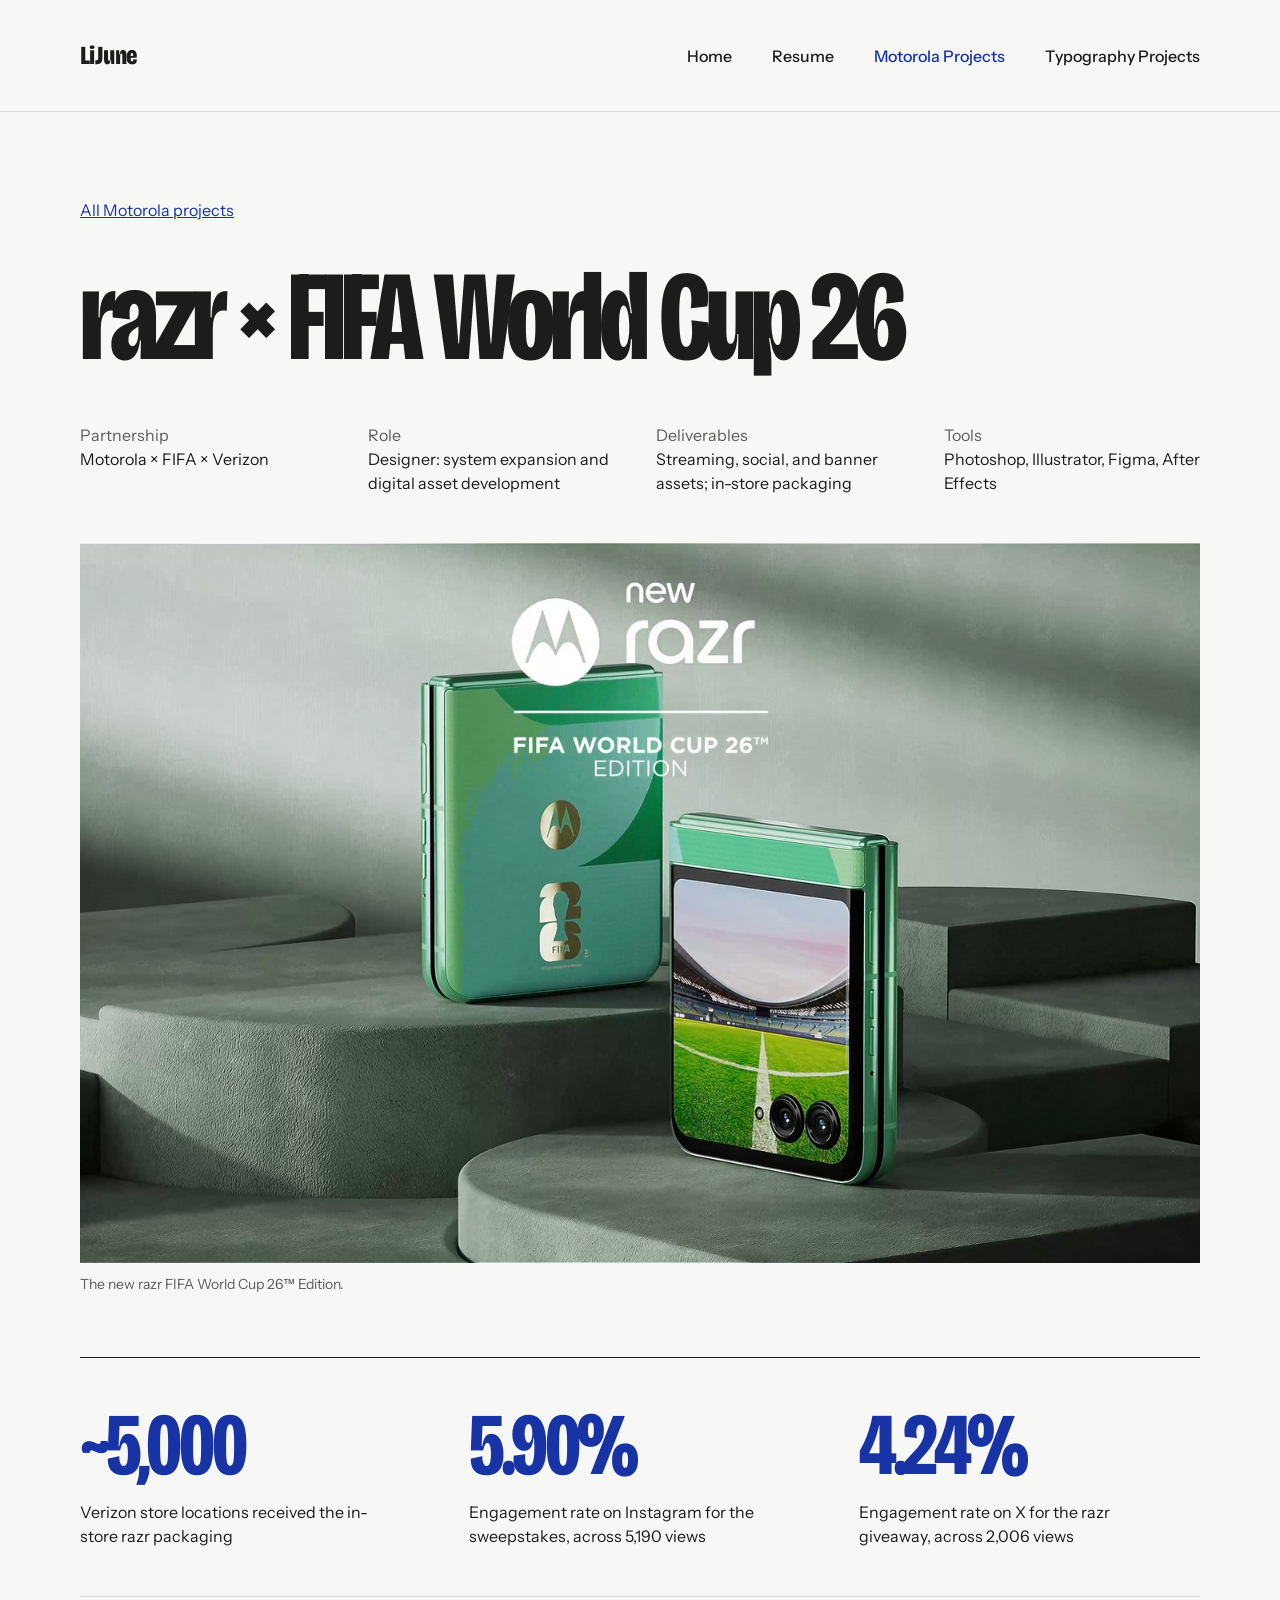
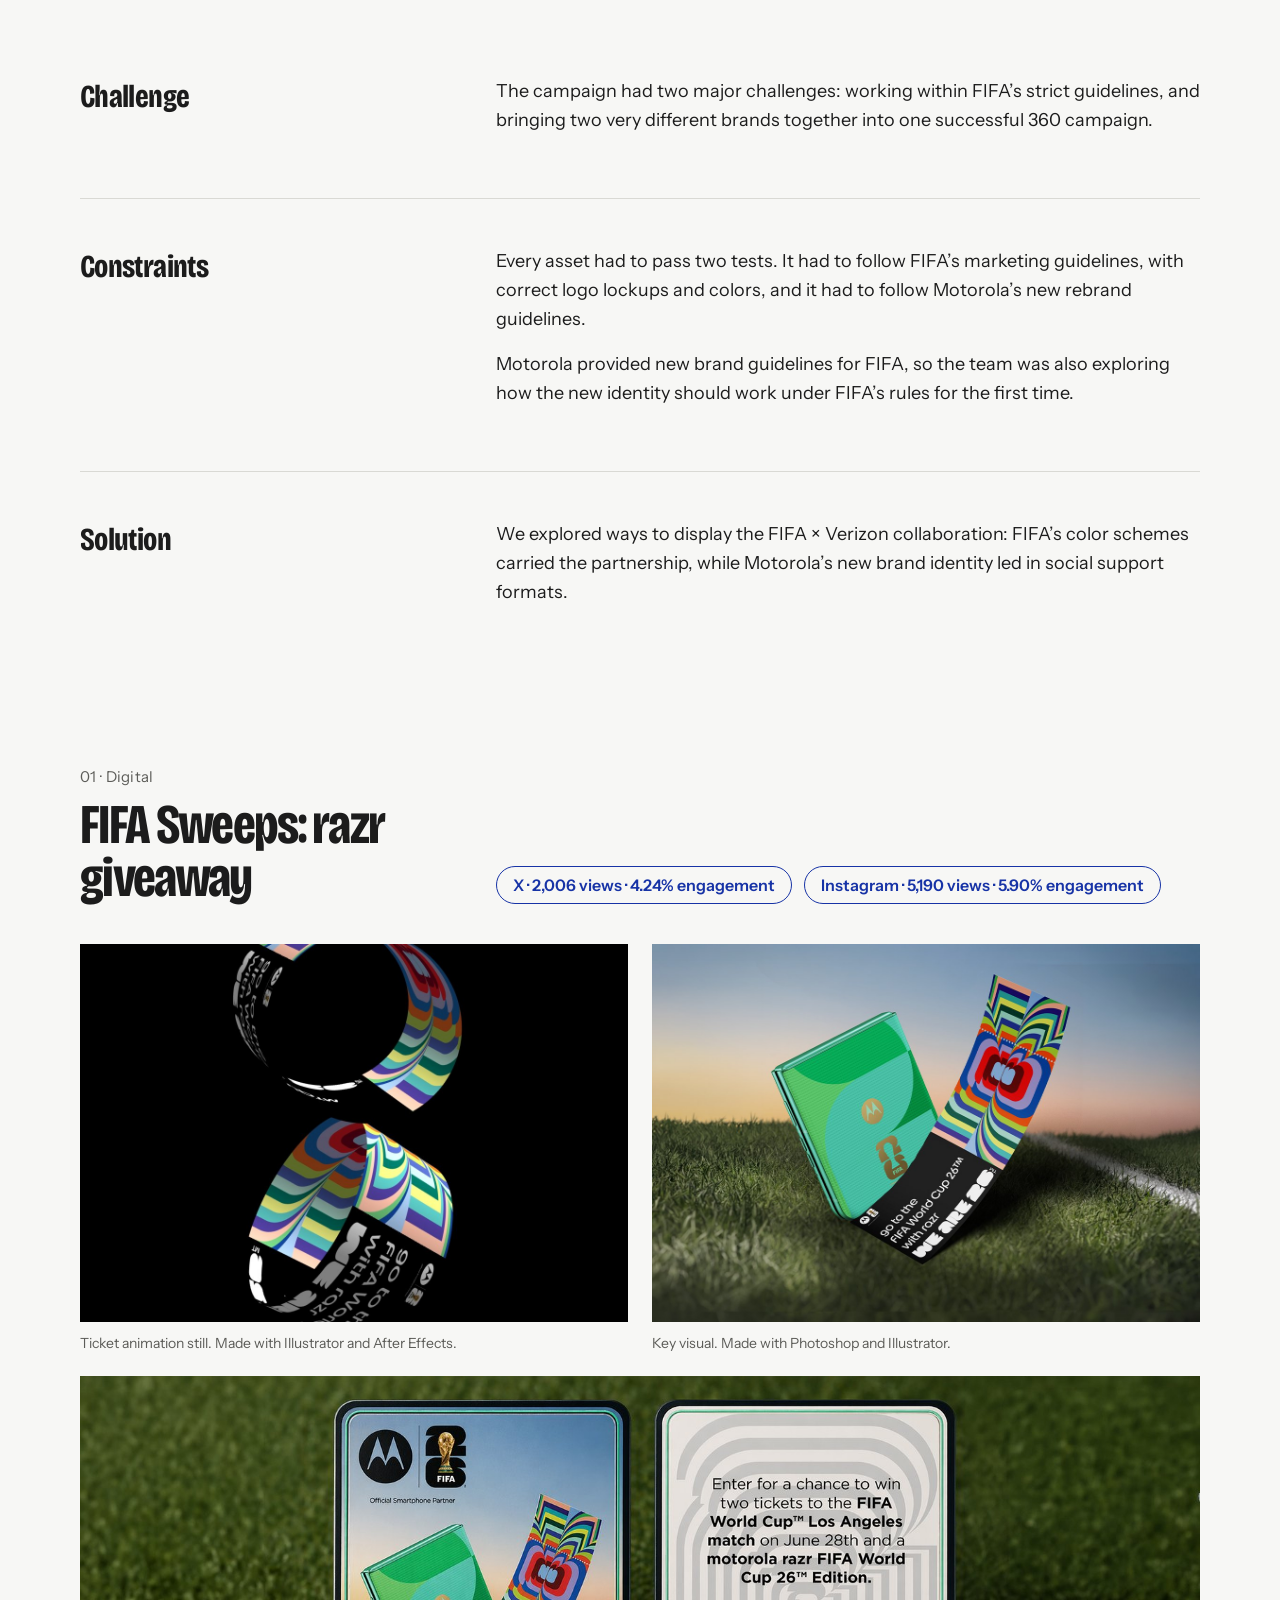
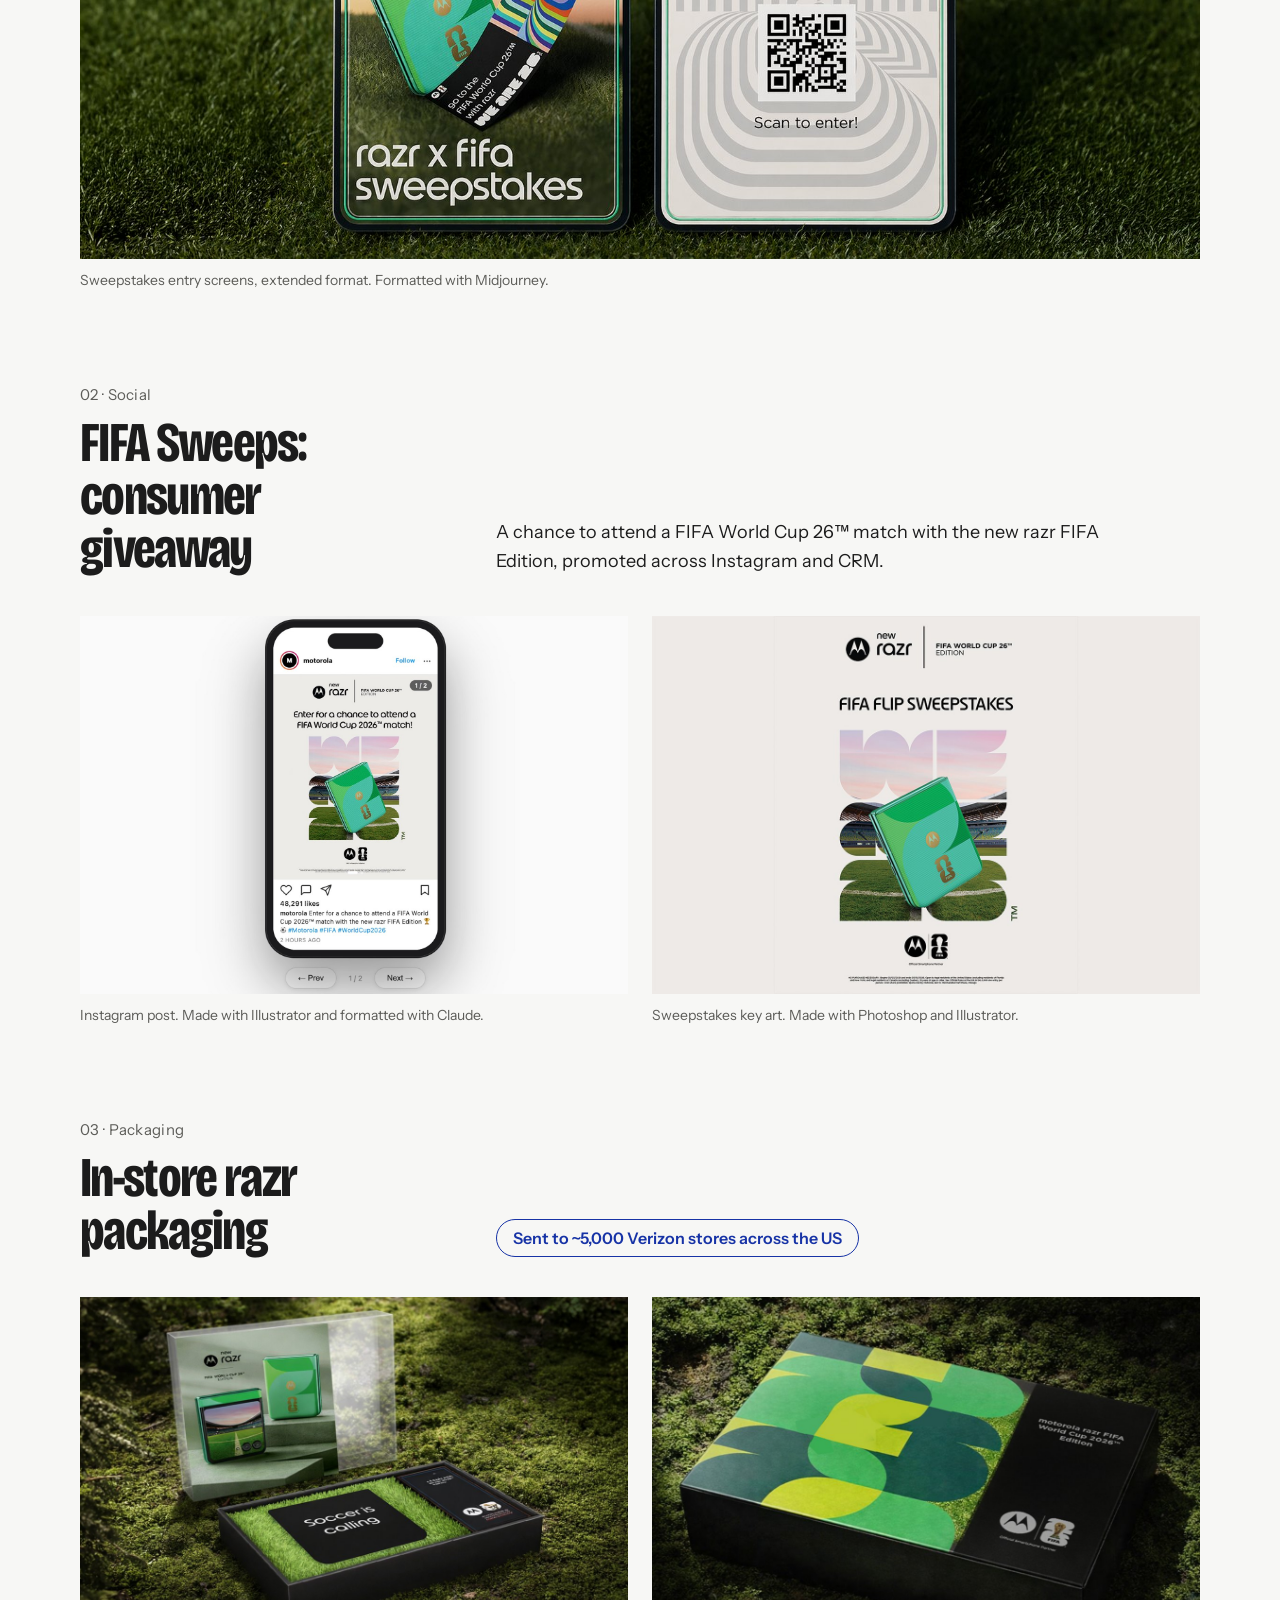
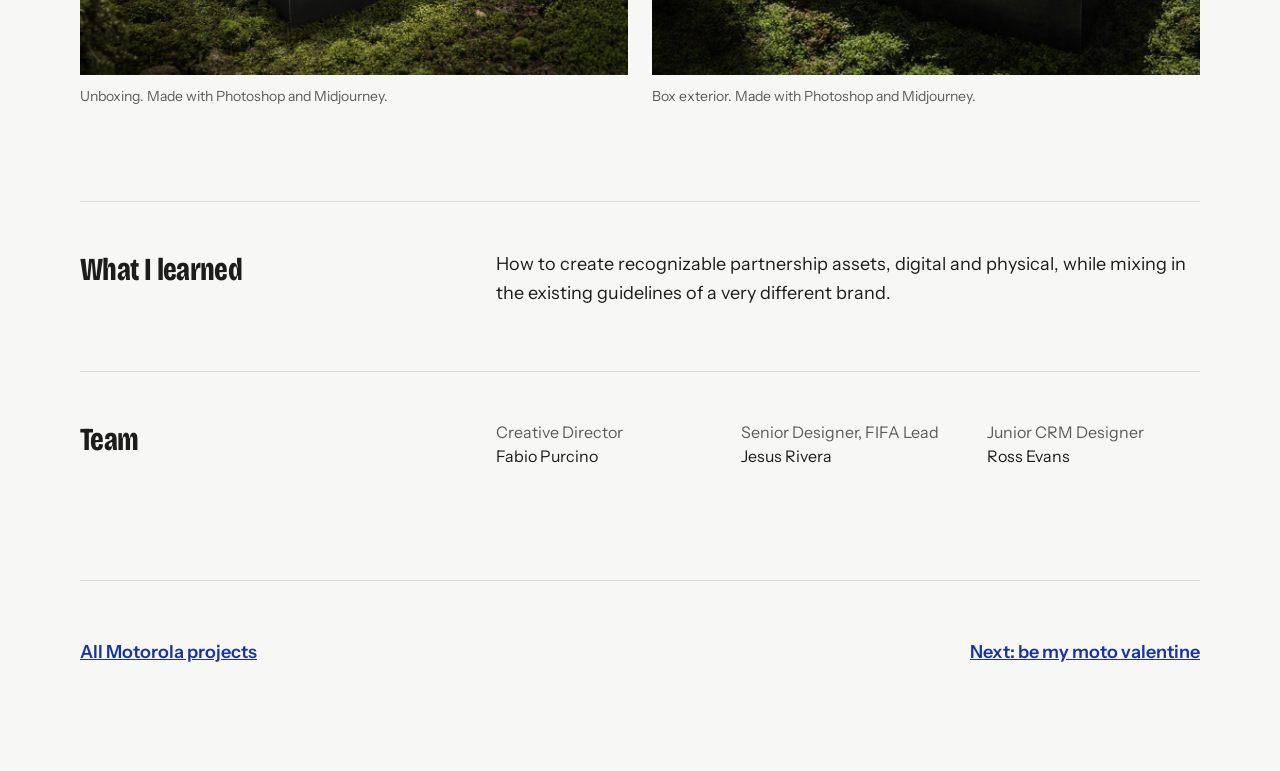
<file: fifa.html>
<!doctype html>
<html lang="en">
<head>
<meta charset="utf-8">
<meta name="viewport" content="width=device-width, initial-scale=1">
<title>Li June Choi – razr × FIFA World Cup 26</title>
<meta name="description" content="Portfolio of Li June Choi, graphic designer at Motorola Mobility.">
<link rel="icon" href="data:image/svg+xml,%3Csvg xmlns='http://www.w3.org/2000/svg' viewBox='0 0 32 32'%3E%3Crect width='32' height='32' rx='6' fill='%231733A6'/%3E%3Ctext x='16' y='23' font-family='Arial' font-weight='700' font-size='18' fill='white' text-anchor='middle'%3EL%3C/text%3E%3C/svg%3E">
<link rel="preconnect" href="https://fonts.googleapis.com">
<link href="https://fonts.googleapis.com/css2?family=Bricolage+Grotesque:opsz,wdth,wght@12..96,75..100,400..800&amp;family=Instrument+Sans:wght@400;500;600&amp;display=swap" rel="stylesheet">
<style>
body{margin:0;background:#F7F7F5}
a{color:#1733A6}a:hover{color:#0E2273}
.nav a{color:#1C1C1C;text-decoration:none;font-size:16px;font-weight:500;padding:12px 0}
.nav a:hover{color:#1733A6}
.row{display:grid;grid-template-columns:4fr 8fr;gap:64px;padding:48px 0;border-top:1px solid #D9D9D4}
.row h2{margin:0;font-family:'Bricolage Grotesque',sans-serif;font-weight:700;font-stretch:75%;font-size:32px;letter-spacing:-0.02em}
.row p{margin:0 0 16px;font-size:18px;line-height:1.6;max-width:720px}
.row li{font-size:18px;line-height:1.6;margin-bottom:8px}
.cap{margin:12px 0 0;font-size:14px;color:#5C5C58}
.num{font-family:'Bricolage Grotesque',sans-serif;font-weight:700;font-stretch:75%;font-size:88px;line-height:0.9;letter-spacing:-0.035em;color:#1733A6}
.lbl{font-size:16px;line-height:1.45;color:#1C1C1C;max-width:300px}
.kicker{margin:0;font-size:15px;color:#5C5C58;letter-spacing:0.02em}
.part{margin:0;font-family:'Bricolage Grotesque',sans-serif;font-weight:700;font-stretch:75%;font-size:56px;line-height:0.95;letter-spacing:-0.03em}
.stat{display:inline-flex;gap:8px;align-items:baseline;padding:8px 16px;border:1.5px solid #1733A6;border-radius:999px;font-size:16px;color:#1733A6;font-weight:600}
</style>
<link rel="stylesheet" href="site.css">
</head>
<body>
<div style="width: 100%; max-width: 1440px; margin: 0 auto; min-height: 100vh; box-sizing: border-box; background: #F7F7F5; color: #1C1C1C; font-family: 'Instrument Sans', 'Helvetica Neue', sans-serif; display: flex; flex-direction: column">

<header class="nav" style="display: flex; justify-content: space-between; align-items: center; padding: 28px 80px; border-bottom: 1px solid #D9D9D4">
<a href="index.html" style="font-family: 'Bricolage Grotesque', sans-serif; font-weight: 800; font-size: 26px; letter-spacing: -0.02em; font-stretch: 75%">LiJune</a>
<nav style="display: flex; gap: 40px">
<a href="index.html">Home</a>
<a href="resume.html">Resume</a>
<a href="motorola.html" aria-current="page" style="color: #1733A6">Motorola Projects</a>
<a href="typography.html">Typography Projects</a>
</nav>
</header>

<section style="padding: 80px 80px 48px; display: flex; flex-direction: column; gap: 32px">
<a href="motorola.html" style="font-size: 16px; padding: 8px 0; align-self: flex-start">All Motorola projects</a>
<h1 style="margin: 0; font-family: 'Bricolage Grotesque', sans-serif; font-weight: 700; font-stretch: 75%; font-size: 128px; line-height: 0.9; letter-spacing: -0.04em">razr × FIFA World Cup 26</h1>
<div style="display: grid; grid-template-columns: repeat(4, minmax(0, 1fr)); gap: 32px; font-size: 16px; line-height: 1.5; padding-top: 16px">
<div><div style="color: #5C5C58">Partnership</div><div>Motorola × FIFA × Verizon</div></div>
<div><div style="color: #5C5C58">Role</div><div>Designer: system expansion and digital asset development</div></div>
<div><div style="color: #5C5C58">Deliverables</div><div>Streaming, social, and banner assets; in-store packaging</div></div>
<div><div style="color: #5C5C58">Tools</div><div>Photoshop, Illustrator, Figma, After Effects</div></div>
</div>
</section>

<figure style="margin: 0; padding: 0 80px">
<img src="images/fifa-hero.jpg" alt="Green razr FIFA World Cup 26 Edition on stone steps" style="width: 100%; height: 720px; object-fit: cover; display: block">
<figcaption class="cap">The new razr FIFA World Cup 26™ Edition.</figcaption>
</figure>

<section style="margin: 64px 80px 0; padding: 48px 0; border-top: 1px solid #1C1C1C; border-bottom: 1px solid #D9D9D4; display: grid; grid-template-columns: repeat(3, minmax(0, 1fr)); gap: 48px">
<div style="display: flex; flex-direction: column; gap: 16px"><div class="num">~5,000</div><div class="lbl">Verizon store locations received the in-store razr packaging</div></div>
<div style="display: flex; flex-direction: column; gap: 16px"><div class="num">5.90%</div><div class="lbl">Engagement rate on Instagram for the sweepstakes, across 5,190 views</div></div>
<div style="display: flex; flex-direction: column; gap: 16px"><div class="num">4.24%</div><div class="lbl">Engagement rate on X for the razr giveaway, across 2,006 views</div></div>
</section>

<section style="padding: 32px 80px 0">
<div class="row" style="border-top: 0">
<h2>Challenge</h2>
<div><p>The campaign had two major challenges: working within FIFA’s strict guidelines, and bringing two very different brands together into one successful 360 campaign.</p></div>
</div>
<div class="row">
<h2>Constraints</h2>
<div>
<p>Every asset had to pass two tests. It had to follow FIFA’s marketing guidelines, with correct logo lockups and colors, and it had to follow Motorola’s new rebrand guidelines.</p>
<p>Motorola provided new brand guidelines for FIFA, so the team was also exploring how the new identity should work under FIFA’s rules for the first time.</p>
</div>
</div>
<div class="row">
<h2>Solution</h2>
<div><p>We explored ways to display the FIFA × Verizon collaboration: FIFA’s color schemes carried the partnership, while Motorola’s new brand identity led in social support formats.</p></div>
</div>
</section>

<section style="padding: 96px 80px 0; display: grid; grid-template-columns: 4fr 8fr; gap: 64px; align-items: end">
<div style="display: flex; flex-direction: column; gap: 12px"><p class="kicker">01 · Digital</p><h2 class="part">FIFA Sweeps: razr giveaway</h2></div>
<div style="display: flex; flex-wrap: wrap; gap: 12px"><span class="stat">X · 2,006 views · 4.24% engagement</span><span class="stat">Instagram · 5,190 views · 5.90% engagement</span></div>
</section>

<section style="padding: 40px 80px 0; display: grid; grid-template-columns: repeat(2, minmax(0, 1fr)); gap: 24px">
<figure style="margin: 0"><img loading="lazy" src="images/fifa-ticket.jpg" alt="Ribbon-like FIFA ticket graphic in rainbow stripes on black, animation still" style="width: 100%; aspect-ratio: 1160 / 800; object-fit: cover; display: block"><figcaption class="cap">Ticket animation still. Made with Illustrator and After Effects.</figcaption></figure>
<figure style="margin: 0"><img loading="lazy" src="images/fifa-render.jpg" alt="Green razr beside a FIFA World Cup ticket on a pitch at sunset" style="width: 100%; aspect-ratio: 1160 / 800; object-fit: cover; display: block"><figcaption class="cap">Key visual. Made with Photoshop and Illustrator.</figcaption></figure>
</section>

<figure style="margin: 0; padding: 24px 80px 0">
<img loading="lazy" src="images/fifa-extend.jpg" alt="razr × FIFA sweepstakes screens on a pitch, with QR code entry" style="width: 100%; aspect-ratio: 1600 / 690; object-fit: cover; display: block">
<figcaption class="cap">Sweepstakes entry screens, extended format. Formatted with Midjourney.</figcaption>
</figure>

<section style="padding: 96px 80px 0; display: grid; grid-template-columns: 4fr 8fr; gap: 64px; align-items: end">
<div style="display: flex; flex-direction: column; gap: 12px"><p class="kicker">02 · Social</p><h2 class="part">FIFA Sweeps: consumer giveaway</h2></div>
<p style="margin: 0; font-size: 18px; line-height: 1.6; max-width: 640px">A chance to attend a FIFA World Cup 26™ match with the new razr FIFA Edition, promoted across Instagram and CRM.</p>
</section>

<section style="padding: 40px 80px 0; display: grid; grid-template-columns: repeat(2, minmax(0, 1fr)); gap: 24px">
<figure style="margin: 0"><img loading="lazy" src="images/fifa-igpost.jpg" alt="Instagram post for the FIFA World Cup 26 match giveaway on a phone" style="width: 100%; aspect-ratio: 1160 / 800; object-fit: cover; display: block"><figcaption class="cap">Instagram post. Made with Illustrator and formatted with Claude.</figcaption></figure>
<figure style="margin: 0"><img loading="lazy" src="images/fifa-sweeps.jpg" alt="FIFA Flip Sweepstakes poster with razr and stadium pattern" style="width: 100%; aspect-ratio: 1160 / 800; object-fit: cover; display: block"><figcaption class="cap">Sweepstakes key art. Made with Photoshop and Illustrator.</figcaption></figure>
</section>

<section style="padding: 96px 80px 0; display: grid; grid-template-columns: 4fr 8fr; gap: 64px; align-items: end">
<div style="display: flex; flex-direction: column; gap: 12px"><p class="kicker">03 · Packaging</p><h2 class="part">In-store razr packaging</h2></div>
<div style="display: flex; flex-wrap: wrap; gap: 12px"><span class="stat">Sent to ~5,000 Verizon stores across the US</span></div>
</section>

<section style="padding: 40px 80px 0; display: grid; grid-template-columns: repeat(2, minmax(0, 1fr)); gap: 24px">
<figure style="margin: 0"><img loading="lazy" src="images/fifa-pkgopen.jpg" alt="Open razr FIFA package with a Soccer's Calling card on moss" style="width: 100%; aspect-ratio: 1160 / 800; object-fit: cover; display: block"><figcaption class="cap">Unboxing. Made with Photoshop and Midjourney.</figcaption></figure>
<figure style="margin: 0"><img loading="lazy" src="images/fifa-pkg.jpg" alt="Closed razr FIFA box with green pattern on grass" style="width: 100%; aspect-ratio: 1160 / 800; object-fit: cover; display: block"><figcaption class="cap">Box exterior. Made with Photoshop and Midjourney.</figcaption></figure>
</section>

<section style="padding: 96px 80px 0">
<div class="row">
<h2>What I learned</h2>
<div>
<p>How to create recognizable partnership assets, digital and physical, while mixing in the existing guidelines of a very different brand.</p>
</div>
</div>
<div class="row">
<h2>Team</h2>
<div style="display: grid; grid-template-columns: repeat(3, minmax(0, 1fr)); gap: 32px; font-size: 16px; line-height: 1.5">
<div><div style="color: #5C5C58">Creative Director</div><div>Fabio Purcino</div></div>
<div><div style="color: #5C5C58">Senior Designer, FIFA Lead</div><div>Jesus Rivera</div></div>
<div><div style="color: #5C5C58">Junior CRM Designer</div><div>Ross Evans</div></div>
</div>
</div>
</section>

<section style="display: flex; justify-content: space-between; border-top: 1px solid #D9D9D4; margin: 64px 80px 0; padding: 48px 0 96px">
<a href="motorola.html" style="font-size: 18px; font-weight: 600; padding: 12px 0">All Motorola projects</a>
<a href="valentine.html" style="font-size: 18px; font-weight: 600; padding: 12px 0">Next: be my moto valentine</a>
</section>
</div>
</body>
</html>
</file>
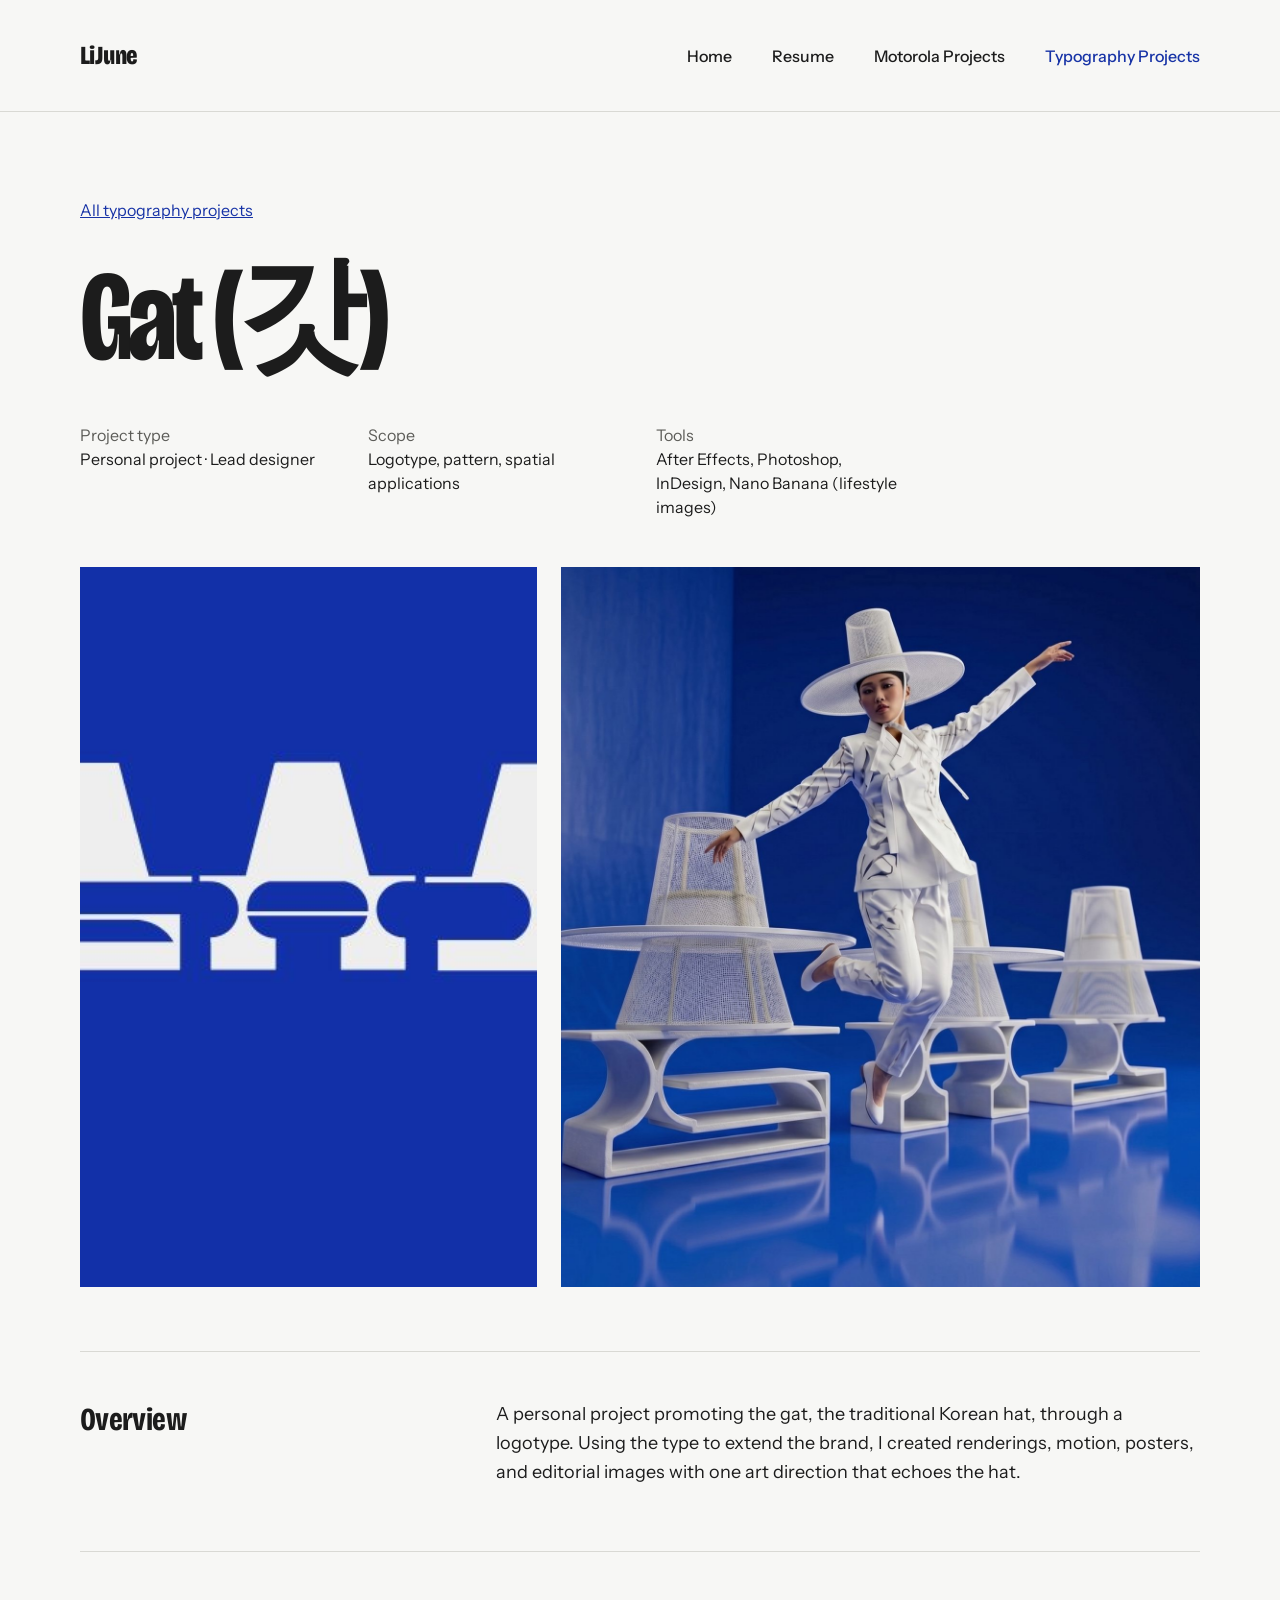
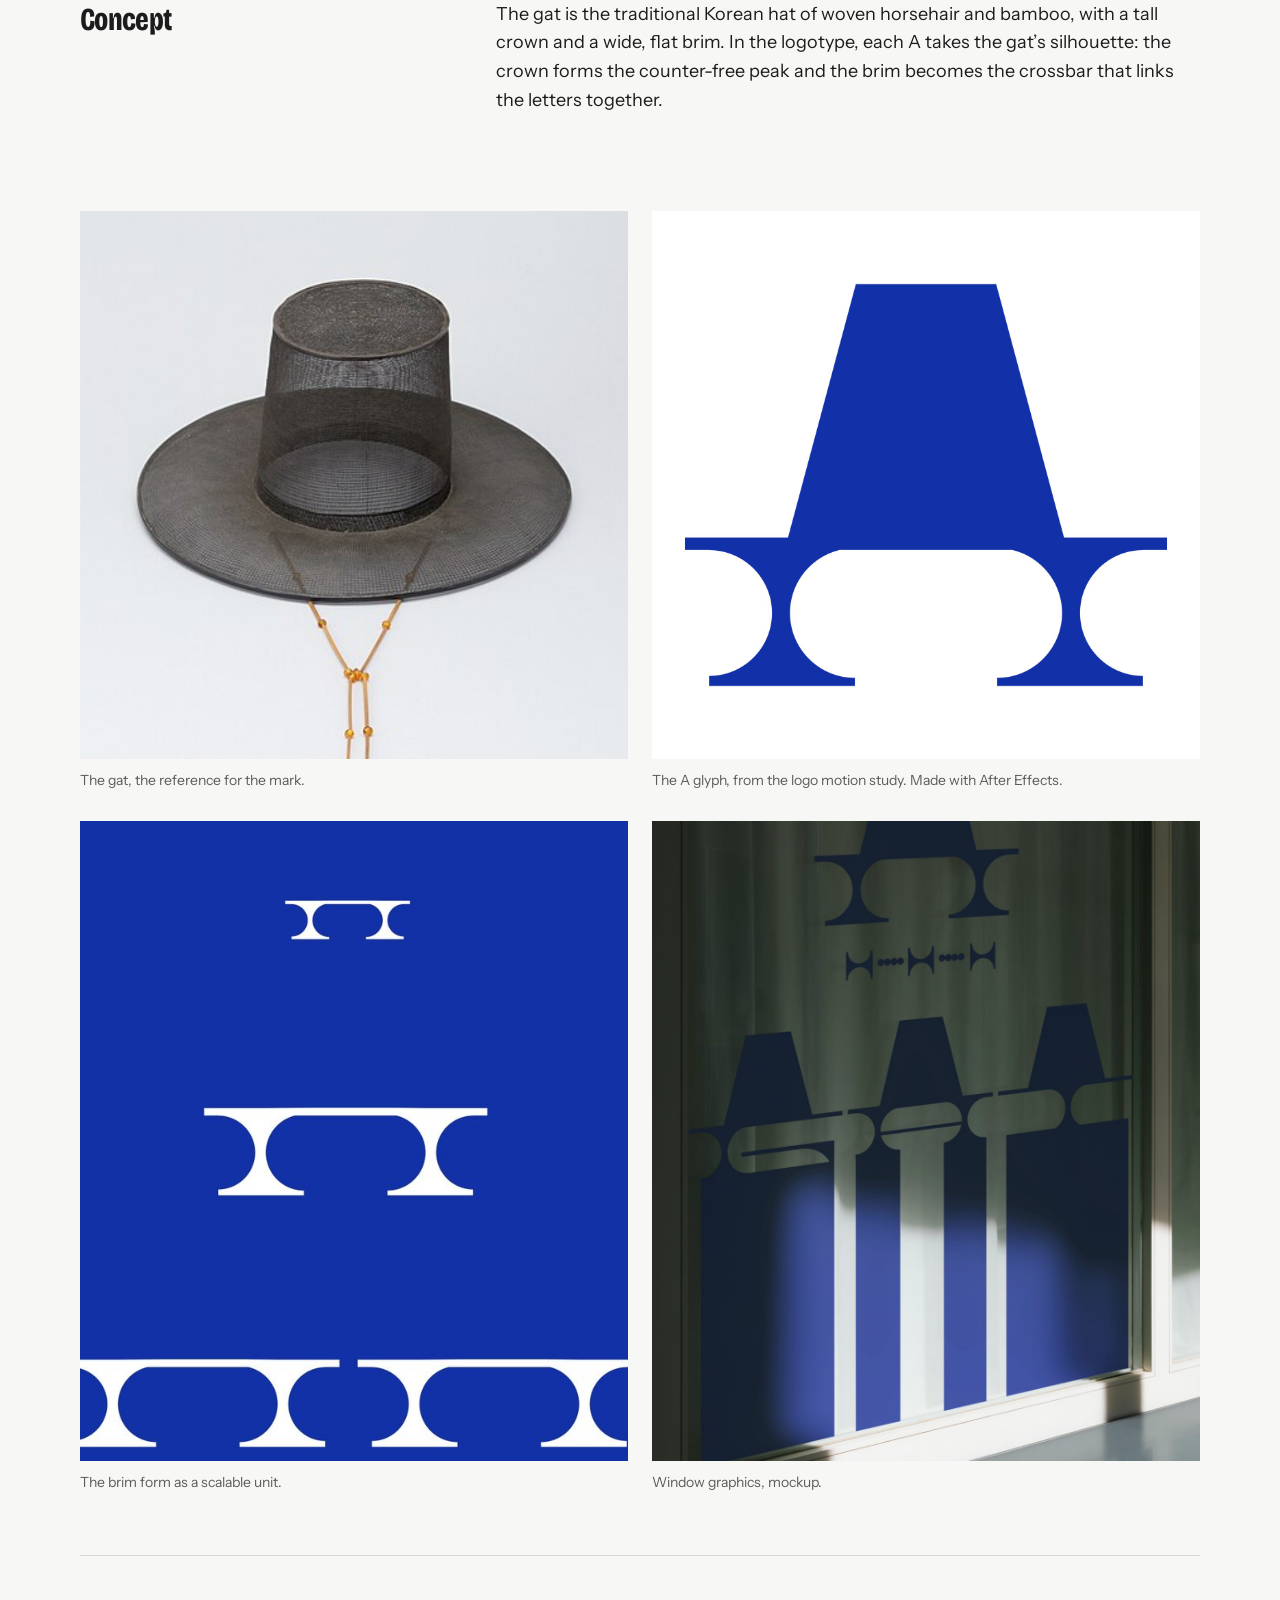
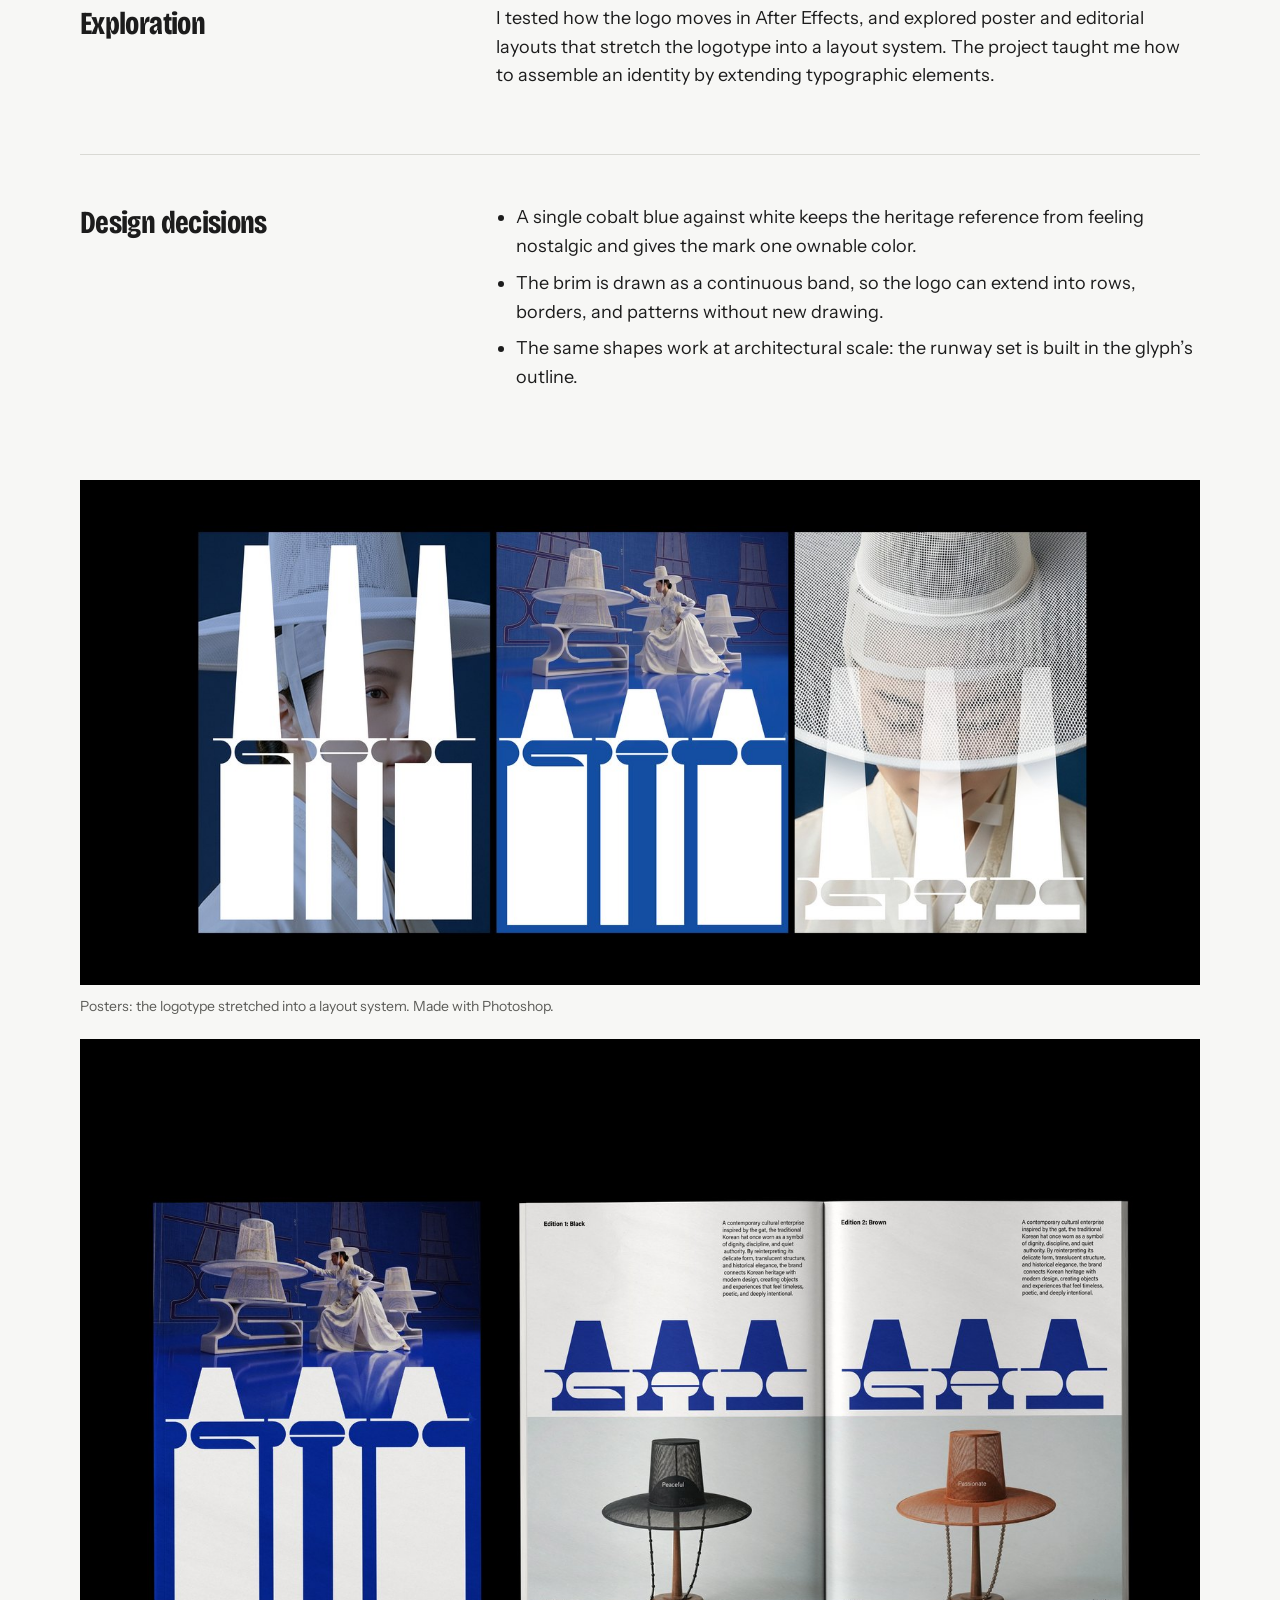
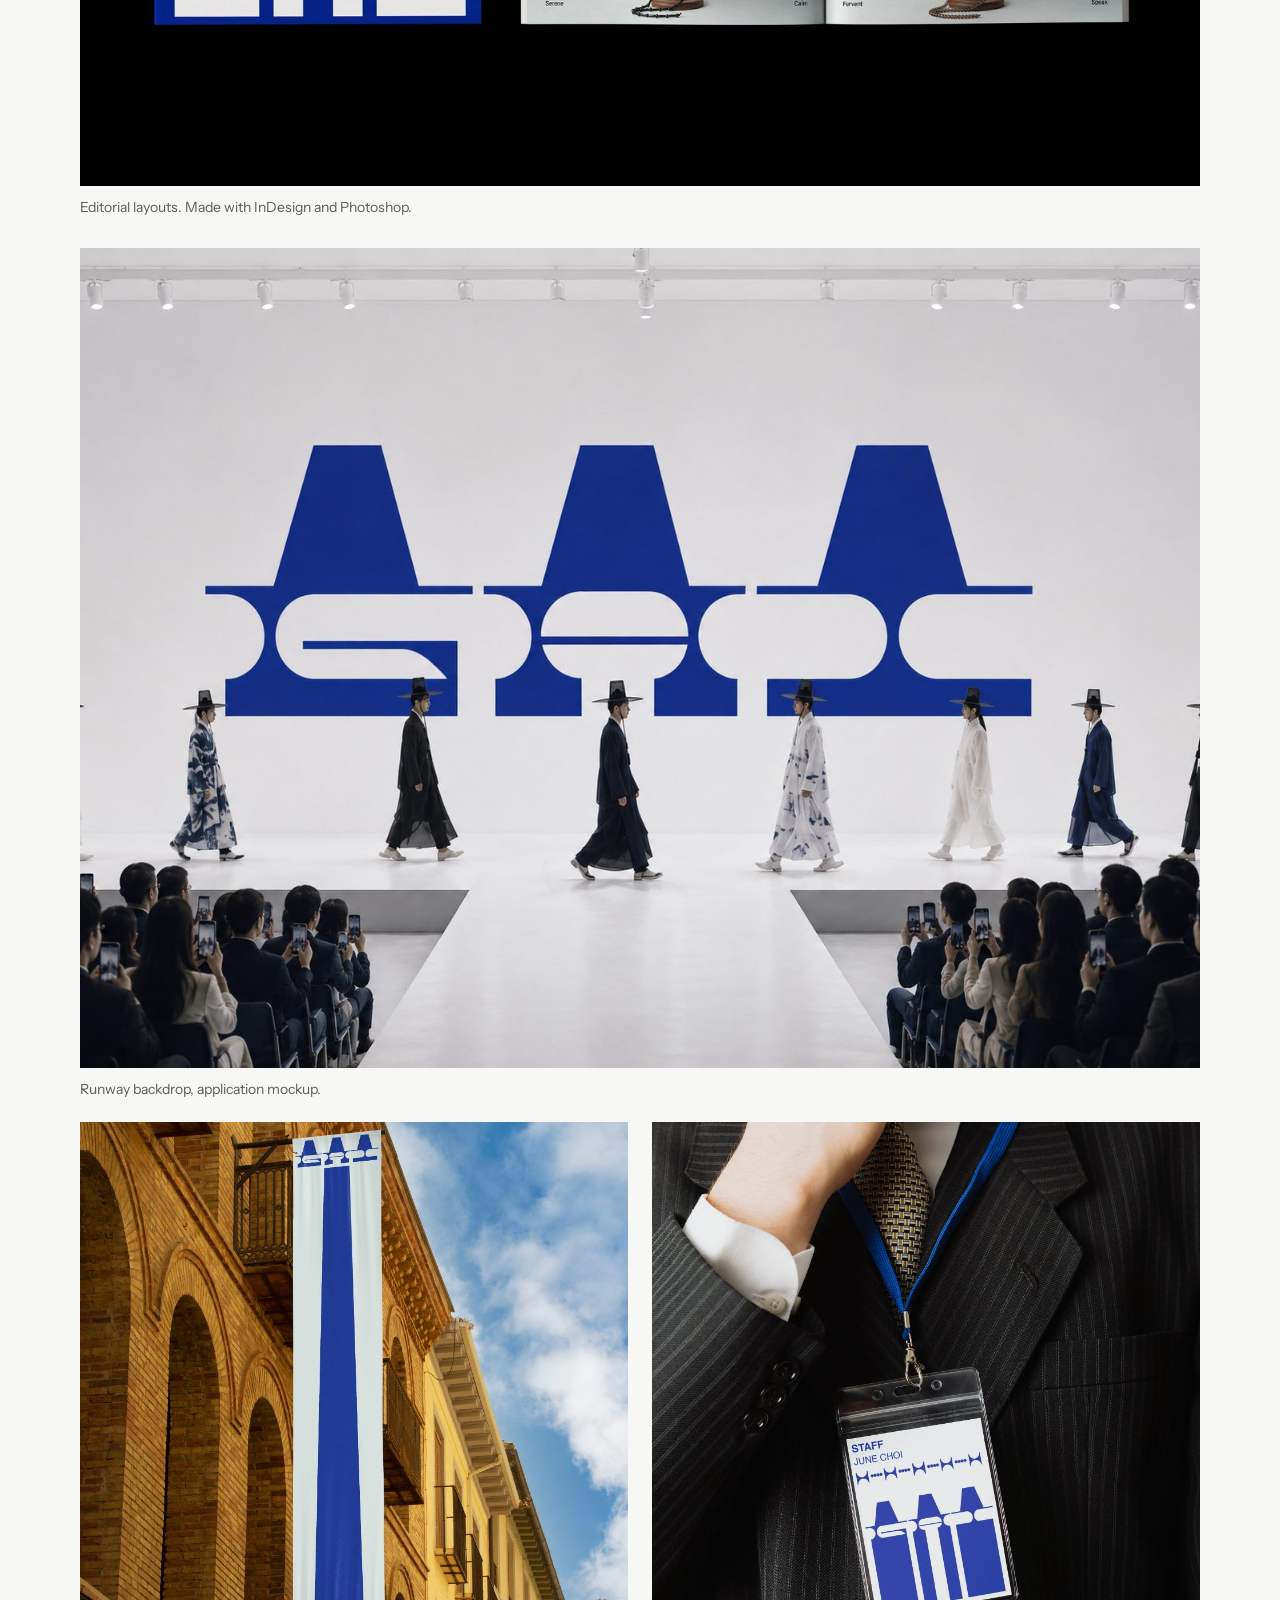
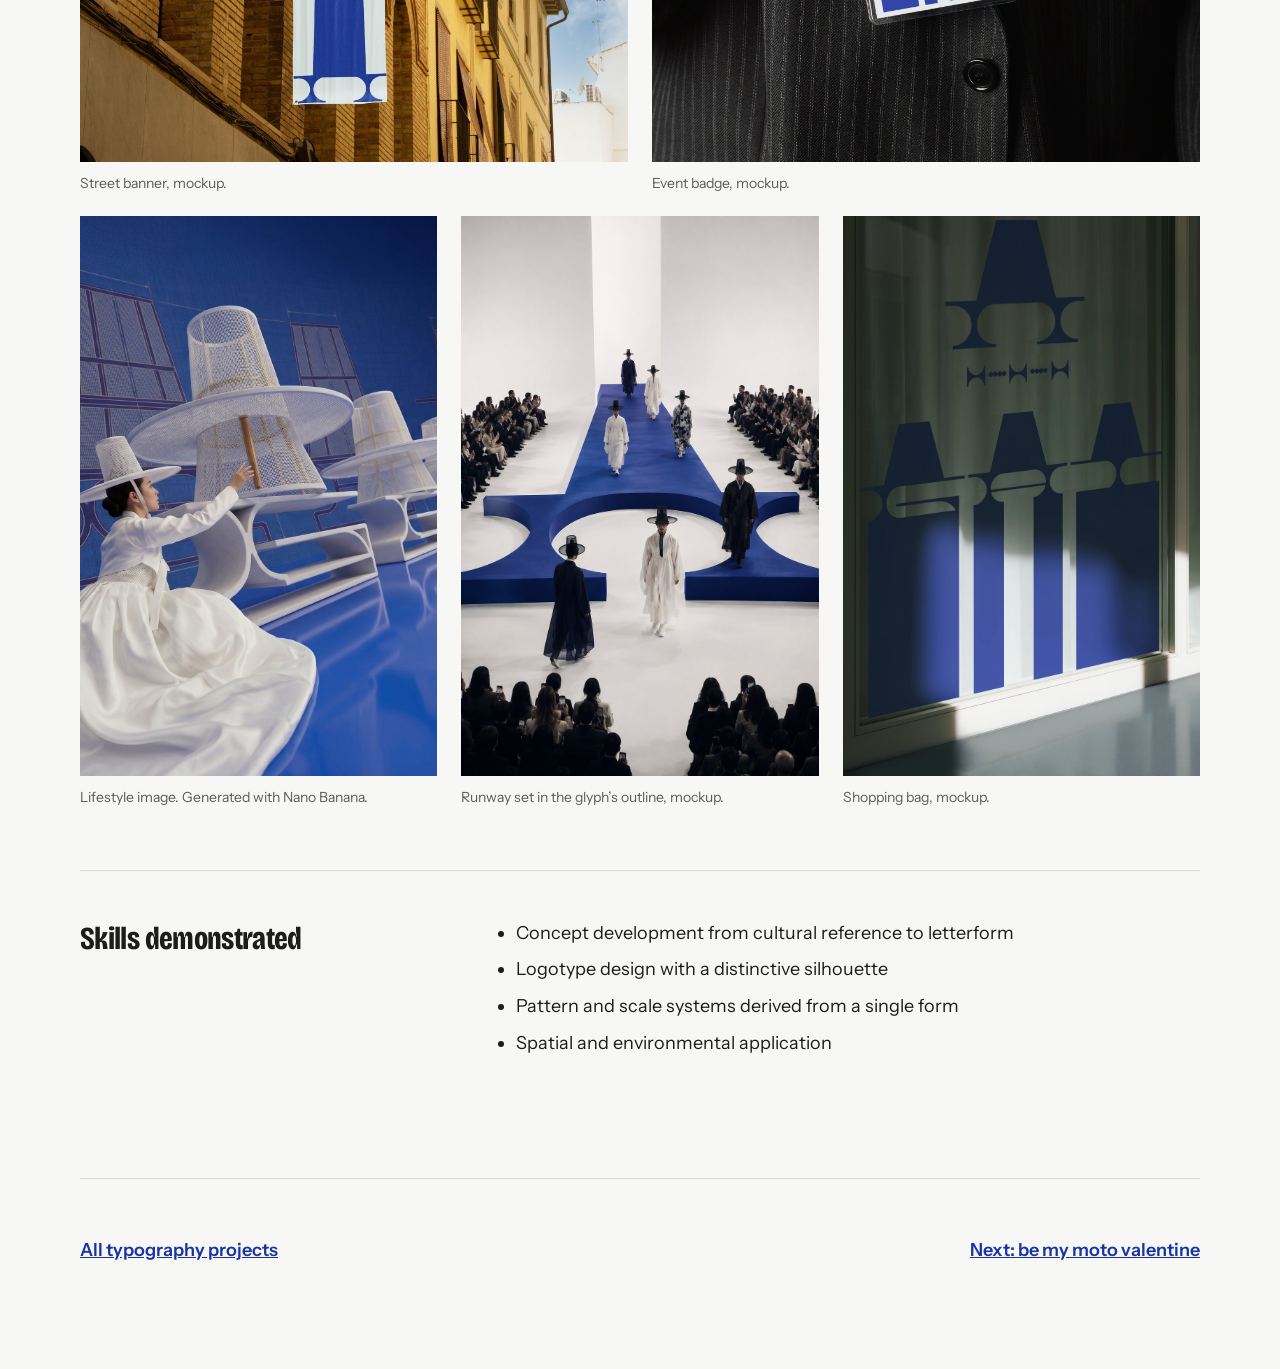
<file: gat.html>
<!doctype html>
<html lang="en">
<head>
<meta charset="utf-8">
<meta name="viewport" content="width=device-width, initial-scale=1">
<title>Li June Choi – Gat</title>
<meta name="description" content="Portfolio of Li June Choi, graphic designer at Motorola Mobility.">
<link rel="icon" href="data:image/svg+xml,%3Csvg xmlns='http://www.w3.org/2000/svg' viewBox='0 0 32 32'%3E%3Crect width='32' height='32' rx='6' fill='%231733A6'/%3E%3Ctext x='16' y='23' font-family='Arial' font-weight='700' font-size='18' fill='white' text-anchor='middle'%3EL%3C/text%3E%3C/svg%3E">
<link rel="preconnect" href="https://fonts.googleapis.com">
<link href="https://fonts.googleapis.com/css2?family=Bricolage+Grotesque:opsz,wdth,wght@12..96,75..100,400..800&amp;family=Instrument+Sans:wght@400;500;600&amp;display=swap" rel="stylesheet">
<style>
body{margin:0;background:#F7F7F5}
a{color:#1733A6}a:hover{color:#0E2273}
.nav a{color:#1C1C1C;text-decoration:none;font-size:16px;font-weight:500;padding:12px 0}
.nav a:hover{color:#1733A6}
.row{display:grid;grid-template-columns:4fr 8fr;gap:64px;padding:48px 0;border-top:1px solid #D9D9D4}
.row h2{margin:0;font-family:'Bricolage Grotesque',sans-serif;font-weight:700;font-stretch:75%;font-size:32px;letter-spacing:-0.02em}
.row p{margin:0 0 16px;font-size:18px;line-height:1.6;max-width:720px}
.row li{font-size:18px;line-height:1.6;margin-bottom:8px}
.todo{color:#1733A6}
.cap{margin:12px 0 0;font-size:14px;color:#5C5C58}
</style>
<link rel="stylesheet" href="site.css">
</head>
<body>
<div style="width: 100%; max-width: 1440px; margin: 0 auto; min-height: 100vh; box-sizing: border-box; background: #F7F7F5; color: #1C1C1C; font-family: 'Instrument Sans', 'Helvetica Neue', sans-serif; display: flex; flex-direction: column">

<header class="nav" style="display: flex; justify-content: space-between; align-items: center; padding: 28px 80px; border-bottom: 1px solid #D9D9D4">
<a href="index.html" style="font-family: 'Bricolage Grotesque', sans-serif; font-weight: 800; font-size: 26px; letter-spacing: -0.02em; font-stretch: 75%">LiJune</a>
<nav style="display: flex; gap: 40px">
<a href="index.html">Home</a>
<a href="resume.html">Resume</a>
<a href="motorola.html">Motorola Projects</a>
<a href="typography.html" aria-current="page" style="color: #1733A6">Typography Projects</a>
</nav>
</header>

<section style="padding: 80px 80px 48px; display: flex; flex-direction: column; gap: 32px">
<a href="typography.html" style="font-size: 16px; padding: 8px 0; align-self: flex-start">All typography projects</a>
<h1 style="margin: 0; font-family: 'Bricolage Grotesque', sans-serif; font-weight: 700; font-stretch: 75%; font-size: 128px; line-height: 0.9; letter-spacing: -0.04em">Gat (갓)</h1>
<div style="display: grid; grid-template-columns: repeat(4, minmax(0, 1fr)); gap: 32px; font-size: 16px; line-height: 1.5; padding-top: 16px">
<div><div style="color: #5C5C58">Project type</div><div>Personal project · Lead designer</div></div>
<div><div style="color: #5C5C58">Scope</div><div>Logotype, pattern, spatial applications</div></div>
<div><div style="color: #5C5C58">Tools</div><div>After Effects, Photoshop, InDesign, Nano Banana (lifestyle images)</div></div>
</div>
</section>

<section style="padding: 0 80px; display: grid; grid-template-columns: 5fr 7fr; gap: 24px">
<img src="images/gat-logotype-in-white-on-cobalt-blue.jpg" alt="Gat logotype in white on cobalt blue" style="width: 100%; height: 720px; object-fit: cover; display: block">
<img loading="lazy" src="images/figure-in-a-white-gat-hat-among-sculptural-forms.jpg" alt="Figure in a white gat hat among sculptural hat forms on blue" style="width: 100%; height: 720px; object-fit: cover; display: block">
</section>

<section style="padding: 64px 80px 0">
<div class="row">
<h2>Overview</h2>
<div><p>A personal project promoting the gat, the traditional Korean hat, through a logotype. Using the type to extend the brand, I created renderings, motion, posters, and editorial images with one art direction that echoes the hat.</p></div>
</div>
<div class="row">
<h2>Concept</h2>
<div>
<p>The gat is the traditional Korean hat of woven horsehair and bamboo, with a tall crown and a wide, flat brim. In the logotype, each A takes the gat’s silhouette: the crown forms the counter-free peak and the brim becomes the crossbar that links the letters together.</p>
</div>
</div>
</section>

<section style="padding: 32px 80px 0; display: grid; grid-template-columns: repeat(2, minmax(0, 1fr)); gap: 24px">
<figure style="margin: 0"><img loading="lazy" src="images/gat-hat.jpg" alt="A traditional Korean gat hat of woven horsehair" style="width: 100%; aspect-ratio: 1 / 1; object-fit: cover; display: block"><figcaption class="cap">The gat, the reference for the mark.</figcaption></figure>
<figure style="margin: 0"><img loading="lazy" src="images/gat-glyph.jpg" alt="Gat A glyph in cobalt on black, still from the logo animation" style="width: 100%; aspect-ratio: 1 / 1; object-fit: cover; display: block"><figcaption class="cap">The A glyph, from the logo motion study. Made with After Effects.</figcaption></figure>
</section>

<section style="padding: 32px 80px 0; display: grid; grid-template-columns: repeat(2, minmax(0, 1fr)); gap: 24px">
<figure style="margin: 0"><img loading="lazy" src="images/brim-shaped-glyph-repeated-at-three-scales-on-co.jpg" alt="Brim-shaped glyph repeated at three scales on cobalt" style="width: 100%; height: 640px; object-fit: cover; display: block"><figcaption class="cap">The brim form as a scalable unit.</figcaption></figure>
<figure style="margin: 0"><img loading="lazy" src="images/gat-window-vinyl-graphics-in-morning-light-mocku.jpg" alt="Gat window vinyl graphics in morning light, mockup" style="width: 100%; height: 640px; object-fit: cover; display: block"><figcaption class="cap">Window graphics, mockup.</figcaption></figure>
</section>

<section style="padding: 64px 80px 0">
<div class="row">
<h2>Exploration</h2>
<div><p>I tested how the logo moves in After Effects, and explored poster and editorial layouts that stretch the logotype into a layout system. The project taught me how to assemble an identity by extending typographic elements.</p></div>
</div>
<div class="row">
<h2>Design decisions</h2>
<div>
<ul style="margin: 0; padding-left: 20px; max-width: 720px">
<li>A single cobalt blue against white keeps the heritage reference from feeling nostalgic and gives the mark one ownable color.</li>
<li>The brim is drawn as a continuous band, so the logo can extend into rows, borders, and patterns without new drawing.</li>
<li>The same shapes work at architectural scale: the runway set is built in the glyph’s outline.</li>
</ul>
</div>
</div>
</section>

<section style="padding: 32px 80px 0; display: grid; grid-template-columns: 1fr; gap: 24px">
<figure style="margin: 0"><img loading="lazy" src="images/gat-posters.jpg" alt="Three Gat posters using the stretched logotype" style="width: 100%; aspect-ratio: 1600 / 721; object-fit: cover; display: block"><figcaption class="cap">Posters: the logotype stretched into a layout system. Made with Photoshop.</figcaption></figure>
<figure style="margin: 0"><img loading="lazy" src="images/gat-editorial.jpg" alt="Gat editorial spreads with posters and hat photography" style="width: 100%; aspect-ratio: 1600 / 1067; object-fit: cover; display: block"><figcaption class="cap">Editorial layouts. Made with InDesign and Photoshop.</figcaption></figure>
</section>

<section style="padding: 32px 80px 0">
<figure style="margin: 0"><img loading="lazy" src="images/gat-logotype-on-a-runway-backdrop-application-mo.jpg" alt="Gat logotype on a runway backdrop with models in hanbok, mockup" style="width: 100%; height: 820px; object-fit: cover; display: block"><figcaption class="cap">Runway backdrop, application mockup.</figcaption></figure>
</section>

<section style="padding: 24px 80px 0; display: grid; grid-template-columns: repeat(2, minmax(0, 1fr)); gap: 24px">
<figure style="margin: 0"><img loading="lazy" src="images/vertical-gat-banner-on-a-brick-building-mockup.jpg" alt="Vertical Gat banner on a brick building, mockup" style="width: 100%; height: 640px; object-fit: cover; display: block"><figcaption class="cap">Street banner, mockup.</figcaption></figure>
<figure style="margin: 0"><img loading="lazy" src="images/gat-event-lanyard-badge-mockup.jpg" alt="Gat event lanyard badge, mockup" style="width: 100%; height: 640px; object-fit: cover; display: block"><figcaption class="cap">Event badge, mockup.</figcaption></figure>
</section>

<section style="padding: 24px 80px 0; display: grid; grid-template-columns: repeat(3, minmax(0, 1fr)); gap: 24px">
<figure style="margin: 0"><img loading="lazy" src="images/gat-lifestyle2.jpg" alt="Dancer in white hanbok among sculptural gat forms on blue" style="width: 100%; height: 560px; object-fit: cover; display: block"><figcaption class="cap">Lifestyle image. Generated with Nano Banana.</figcaption></figure>
<figure style="margin: 0"><img loading="lazy" src="images/gat-runwayset.jpg" alt="Runway built in the shape of the Gat glyph, mockup" style="width: 100%; height: 560px; object-fit: cover; display: block"><figcaption class="cap">Runway set in the glyph’s outline, mockup.</figcaption></figure>
<figure style="margin: 0"><img loading="lazy" src="images/gat-bag.jpg" alt="Cobalt Gat shopping bag with logotype pattern, mockup" style="width: 100%; height: 560px; object-fit: cover; display: block"><figcaption class="cap">Shopping bag, mockup.</figcaption></figure>
</section>

<section style="padding: 64px 80px 0">
<div class="row">
<h2>Skills demonstrated</h2>
<div>
<ul style="margin: 0; padding-left: 20px; max-width: 720px">
<li>Concept development from cultural reference to letterform</li>
<li>Logotype design with a distinctive silhouette</li>
<li>Pattern and scale systems derived from a single form</li>
<li>Spatial and environmental application</li>
</ul>
</div>
</div>
</section>

<section style="display: flex; justify-content: space-between; border-top: 1px solid #D9D9D4; margin: 64px 80px 0; padding: 48px 0 96px">
<a href="typography.html" style="font-size: 18px; font-weight: 600; padding: 12px 0">All typography projects</a>
<a href="valentine.html" style="font-size: 18px; font-weight: 600; padding: 12px 0">Next: be my moto valentine</a>
</section>
</div>
</body>
</html>
</file>
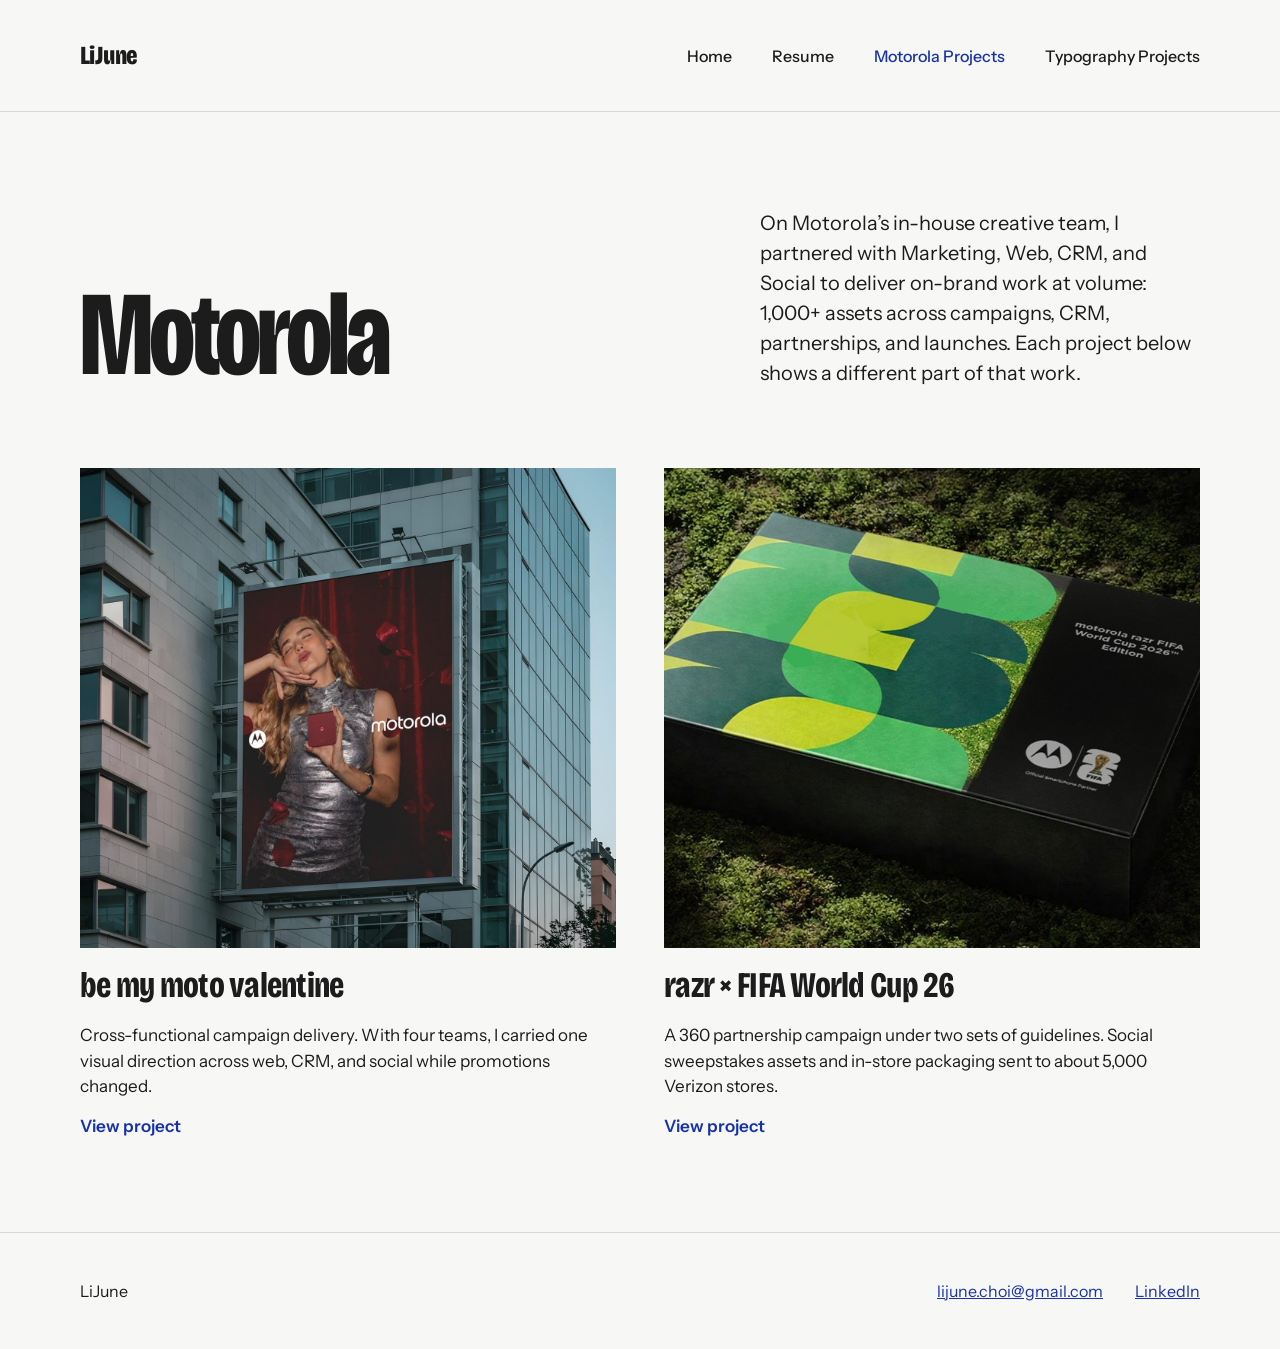
<file: motorola.html>
<!doctype html>
<html lang="en">
<head>
<meta charset="utf-8">
<meta name="viewport" content="width=device-width, initial-scale=1">
<title>Li June Choi – Motorola Projects</title>
<meta name="description" content="Portfolio of Li June Choi, graphic designer at Motorola Mobility.">
<link rel="icon" href="data:image/svg+xml,%3Csvg xmlns='http://www.w3.org/2000/svg' viewBox='0 0 32 32'%3E%3Crect width='32' height='32' rx='6' fill='%231733A6'/%3E%3Ctext x='16' y='23' font-family='Arial' font-weight='700' font-size='18' fill='white' text-anchor='middle'%3EL%3C/text%3E%3C/svg%3E">
<link rel="preconnect" href="https://fonts.googleapis.com">
<link href="https://fonts.googleapis.com/css2?family=Bricolage+Grotesque:opsz,wdth,wght@12..96,75..100,400..800&amp;family=Instrument+Sans:wght@400;500;600&amp;display=swap" rel="stylesheet">
<style>
body{margin:0;background:#F7F7F5}
a{color:#1733A6}a:hover{color:#0E2273}
.nav a{color:#1C1C1C;text-decoration:none;font-size:16px;font-weight:500;padding:12px 0}
.nav a:hover{color:#1733A6}
.ph{background:#E4E4DF;color:#5C5C58;display:flex;align-items:center;justify-content:center;font-size:16px;text-align:center}
</style>
<link rel="stylesheet" href="site.css">
</head>
<body>
<div style="width: 100%; max-width: 1440px; margin: 0 auto; min-height: 100vh; box-sizing: border-box; background: #F7F7F5; color: #1C1C1C; font-family: 'Instrument Sans', 'Helvetica Neue', sans-serif; display: flex; flex-direction: column">

<header class="nav" style="display: flex; justify-content: space-between; align-items: center; padding: 28px 80px; border-bottom: 1px solid #D9D9D4">
<a href="index.html" style="font-family: 'Bricolage Grotesque', sans-serif; font-weight: 800; font-size: 26px; letter-spacing: -0.02em; font-stretch: 75%">LiJune</a>
<nav style="display: flex; gap: 40px">
<a href="index.html">Home</a>
<a href="resume.html">Resume</a>
<a href="motorola.html" aria-current="page" style="color: #1733A6">Motorola Projects</a>
<a href="typography.html">Typography Projects</a>
</nav>
</header>

<section style="display: grid; grid-template-columns: 7fr 5fr; gap: 64px; padding: 96px 80px 80px; align-items: end">
<h1 style="margin: 0; font-family: 'Bricolage Grotesque', sans-serif; font-weight: 700; font-stretch: 75%; font-size: 120px; line-height: 0.9; letter-spacing: -0.035em">Motorola</h1>
<p style="margin: 0; font-size: 20px; line-height: 1.5">On Motorola’s in-house creative team, I partnered with Marketing, Web, CRM, and Social to deliver on-brand work at volume: 1,000+ assets across campaigns, CRM, partnerships, and launches. Each project below shows a different part of that work.</p>
</section>

<section style="padding: 0 80px 96px; display: grid; grid-template-columns: repeat(2, minmax(0, 1fr)); gap: 80px 48px">

<a href="valentine.html" style="display: flex; flex-direction: column; gap: 16px; text-decoration: none; color: #1C1C1C">
<img src="images/razr-ultra-valentine-s-billboard-mockup-on-a-cit.jpg" alt="razr ultra Valentine’s billboard mockup on a city building" style="width: 100%; height: 480px; object-fit: cover; display: block">
<h2 style="margin: 0; font-family: 'Bricolage Grotesque', sans-serif; font-weight: 700; font-stretch: 75%; font-size: 36px; letter-spacing: -0.02em">be my moto valentine</h2>
<p style="margin: 0; font-size: 17px; line-height: 1.5; max-width: 560px">Cross-functional campaign delivery. With four teams, I carried one visual direction across web, CRM, and social while promotions changed.</p>
<span style="color: #1733A6; font-weight: 600; font-size: 17px">View project</span>
</a>

<a href="fifa.html" style="display: flex; flex-direction: column; gap: 16px; text-decoration: none; color: #1C1C1C">
<img loading="lazy" src="images/fifa-pkg.jpg" alt="razr FIFA World Cup 26 box with green pattern on grass" style="width: 100%; height: 480px; object-fit: cover; display: block">
<h2 style="margin: 0; font-family: 'Bricolage Grotesque', sans-serif; font-weight: 700; font-stretch: 75%; font-size: 36px; letter-spacing: -0.02em">razr × FIFA World Cup 26</h2>
<p style="margin: 0; font-size: 17px; line-height: 1.5; max-width: 560px">A 360 partnership campaign under two sets of guidelines. Social sweepstakes assets and in-store packaging sent to about 5,000 Verizon stores.</p>
<span style="color: #1733A6; font-weight: 600; font-size: 17px">View project</span>
</a>






</section>

<footer style="margin-top: auto; padding: 48px 80px; border-top: 1px solid #D9D9D4; display: flex; justify-content: space-between; font-size: 16px">
<span>LiJune</span>
<div style="display: flex; gap: 32px"><a href="mailto:lijune.choi@gmail.com">lijune.choi@gmail.com</a><a href="https://www.linkedin.com/in/li-june-choi-3b22a4331/">LinkedIn</a></div>
</footer>
</div>
</body>
</html>
</file>
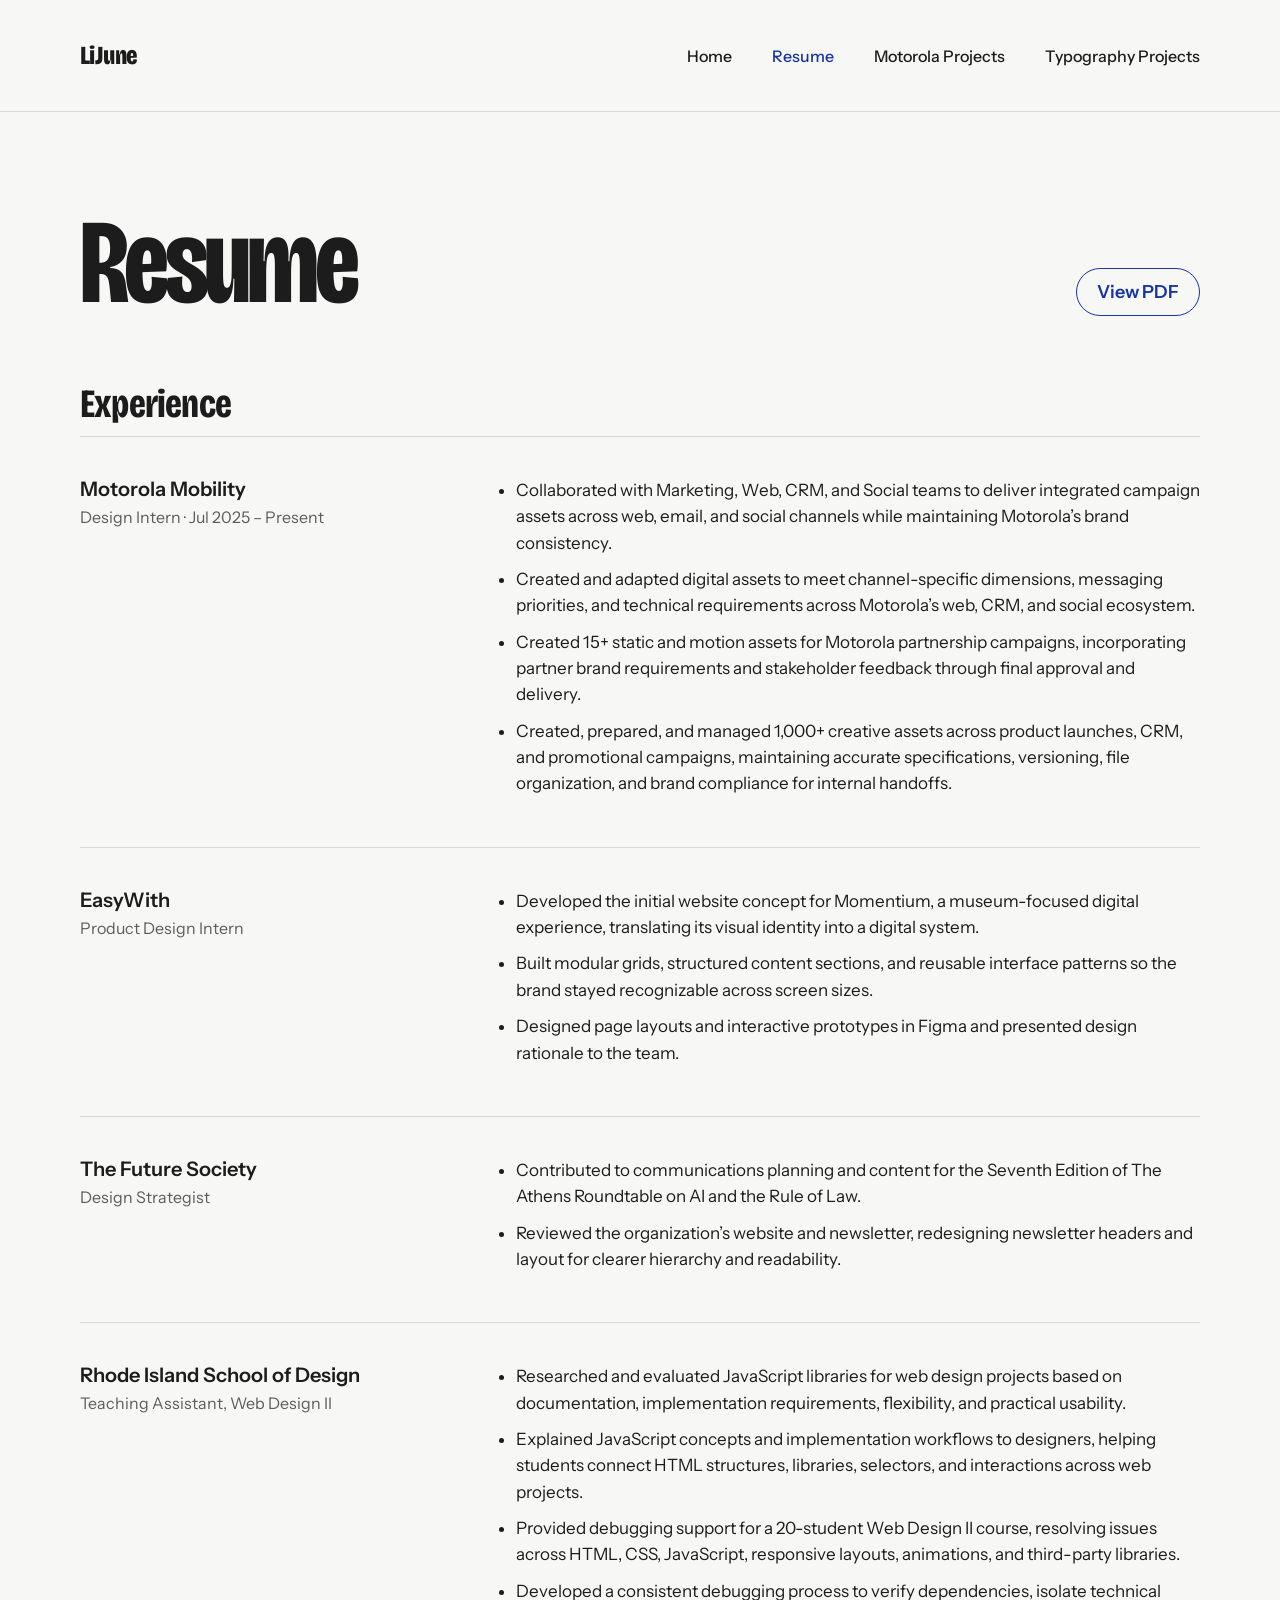
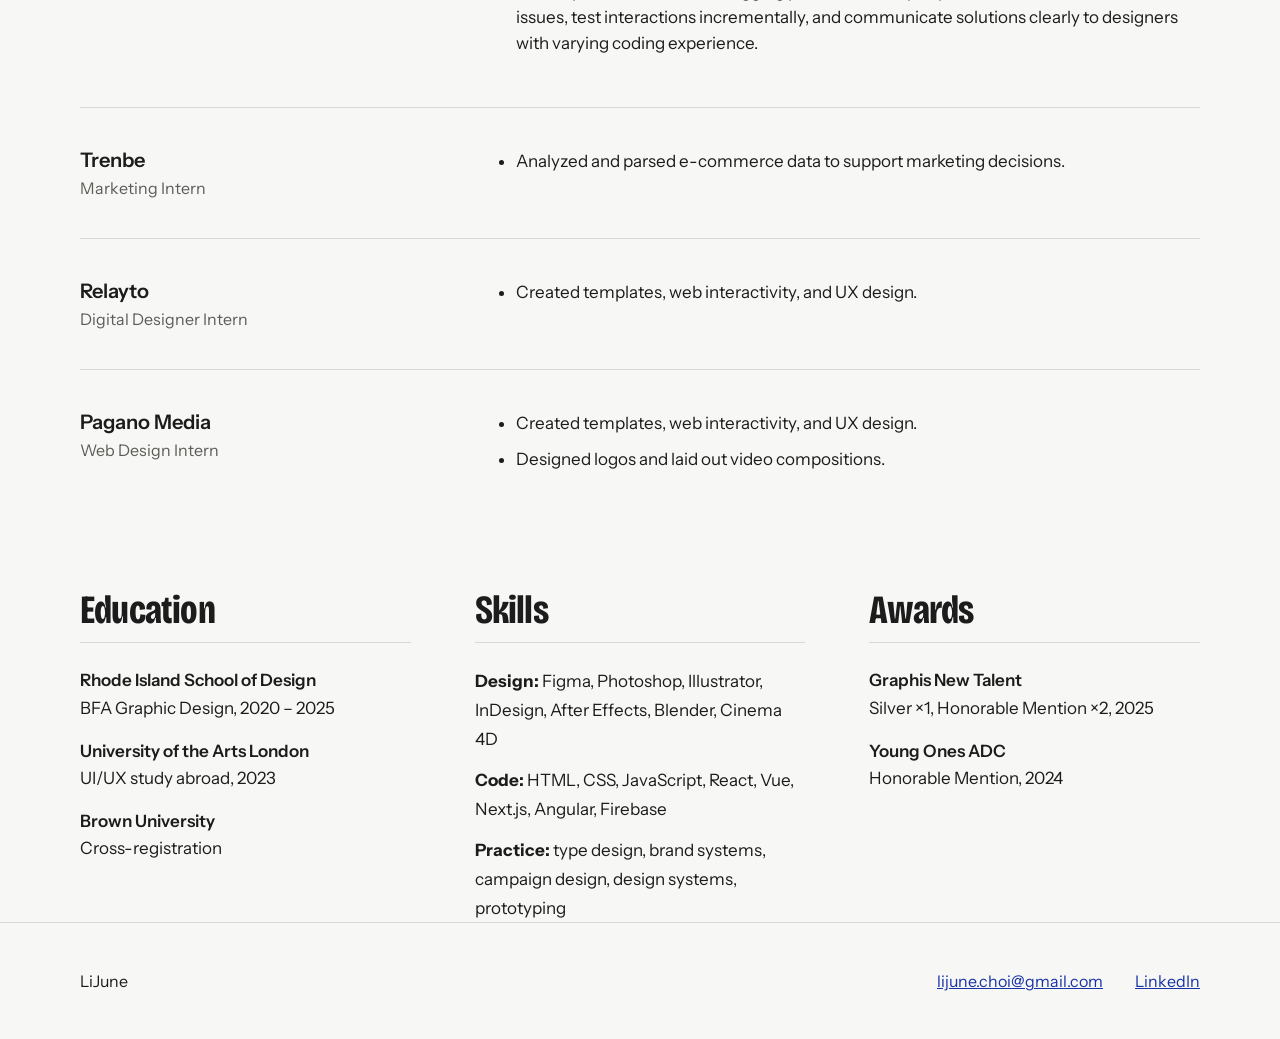
<file: resume.html>
<!doctype html>
<html lang="en">
<head>
<meta charset="utf-8">
<meta name="viewport" content="width=device-width, initial-scale=1">
<title>Li June Choi – Resume</title>
<meta name="description" content="Portfolio of Li June Choi, graphic designer at Motorola Mobility.">
<link rel="icon" href="data:image/svg+xml,%3Csvg xmlns='http://www.w3.org/2000/svg' viewBox='0 0 32 32'%3E%3Crect width='32' height='32' rx='6' fill='%231733A6'/%3E%3Ctext x='16' y='23' font-family='Arial' font-weight='700' font-size='18' fill='white' text-anchor='middle'%3EL%3C/text%3E%3C/svg%3E">
<link rel="preconnect" href="https://fonts.googleapis.com">
<link href="https://fonts.googleapis.com/css2?family=Bricolage+Grotesque:opsz,wdth,wght@12..96,75..100,400..800&amp;family=Instrument+Sans:wght@400;500;600&amp;display=swap" rel="stylesheet">
<style>
body{margin:0;background:#F7F7F5}
a{color:#1733A6}a:hover{color:#0E2273}
.nav a{color:#1C1C1C;text-decoration:none;font-size:16px;font-weight:500;padding:12px 0}
.nav a:hover{color:#1733A6}
.job{display:grid;grid-template-columns:4fr 8fr;gap:64px;padding:40px 0;border-top:1px solid #D9D9D4}
.job h3{margin:0;font-size:20px;font-weight:600}
.job .meta{margin:6px 0 0;font-size:16px;color:#5C5C58}
.job li{font-size:17px;line-height:1.55;margin-bottom:10px}
.todo{color:#1733A6}
.sec{margin:0 0 8px;font-family:'Bricolage Grotesque',sans-serif;font-weight:700;font-stretch:75%;font-size:40px;letter-spacing:-0.02em}
</style>
<link rel="stylesheet" href="site.css">
</head>
<body>
<div style="width: 100%; max-width: 1440px; margin: 0 auto; min-height: 100vh; box-sizing: border-box; background: #F7F7F5; color: #1C1C1C; font-family: 'Instrument Sans', 'Helvetica Neue', sans-serif; display: flex; flex-direction: column">

<header class="nav" style="display: flex; justify-content: space-between; align-items: center; padding: 28px 80px; border-bottom: 1px solid #D9D9D4">
<a href="index.html" style="font-family: 'Bricolage Grotesque', sans-serif; font-weight: 800; font-size: 26px; letter-spacing: -0.02em; font-stretch: 75%">LiJune</a>
<nav style="display: flex; gap: 40px">
<a href="index.html">Home</a>
<a href="resume.html" aria-current="page" style="color: #1733A6">Resume</a>
<a href="motorola.html">Motorola Projects</a>
<a href="typography.html">Typography Projects</a>
</nav>
</header>

<section style="display: flex; justify-content: space-between; align-items: end; padding: 96px 80px 64px">
<h1 style="margin: 0; font-family: 'Bricolage Grotesque', sans-serif; font-weight: 700; font-stretch: 75%; font-size: 120px; line-height: 0.9; letter-spacing: -0.035em">Resume</h1>
<a href="https://drive.google.com/file/d/1mR64Ju_egV6U-eyqgWBbiiKjDKZktXXI/view?usp=sharing" style="font-size: 18px; font-weight: 600; padding: 12px 20px; border: 1.5px solid #1733A6; border-radius: 999px; text-decoration: none">View PDF</a>
</section>

<section style="padding: 0 80px">
<h2 class="sec">Experience</h2>

<div class="job">
<div><h3>Motorola Mobility</h3><p class="meta">Design Intern · Jul 2025 – Present</p></div>
<ul style="margin: 0; padding-left: 20px; max-width: 760px">
<li>Collaborated with Marketing, Web, CRM, and Social teams to deliver integrated campaign assets across web, email, and social channels while maintaining Motorola’s brand consistency.</li>
<li>Created and adapted digital assets to meet channel-specific dimensions, messaging priorities, and technical requirements across Motorola’s web, CRM, and social ecosystem.</li>
<li>Created 15+ static and motion assets for Motorola partnership campaigns, incorporating partner brand requirements and stakeholder feedback through final approval and delivery.</li>
<li>Created, prepared, and managed 1,000+ creative assets across product launches, CRM, and promotional campaigns, maintaining accurate specifications, versioning, file organization, and brand compliance for internal handoffs.</li>
</ul>
</div>

<div class="job">
<div><h3>EasyWith</h3><p class="meta">Product Design Intern</p></div>
<ul style="margin: 0; padding-left: 20px; max-width: 760px">
<li>Developed the initial website concept for Momentium, a museum-focused digital experience, translating its visual identity into a digital system.</li>
<li>Built modular grids, structured content sections, and reusable interface patterns so the brand stayed recognizable across screen sizes.</li>
<li>Designed page layouts and interactive prototypes in Figma and presented design rationale to the team.</li>
</ul>
</div>

<div class="job">
<div><h3>The Future Society</h3><p class="meta">Design Strategist</p></div>
<ul style="margin: 0; padding-left: 20px; max-width: 760px">
<li>Contributed to communications planning and content for the Seventh Edition of The Athens Roundtable on AI and the Rule of Law.</li>
<li>Reviewed the organization’s website and newsletter, redesigning newsletter headers and layout for clearer hierarchy and readability.</li>
</ul>
</div>

<div class="job">
<div><h3>Rhode Island School of Design</h3><p class="meta">Teaching Assistant, Web Design II</p></div>
<ul style="margin: 0; padding-left: 20px; max-width: 760px">
<li>Researched and evaluated JavaScript libraries for web design projects based on documentation, implementation requirements, flexibility, and practical usability.</li>
<li>Explained JavaScript concepts and implementation workflows to designers, helping students connect HTML structures, libraries, selectors, and interactions across web projects.</li>
<li>Provided debugging support for a 20-student Web Design II course, resolving issues across HTML, CSS, JavaScript, responsive layouts, animations, and third-party libraries.</li>
<li>Developed a consistent debugging process to verify dependencies, isolate technical issues, test interactions incrementally, and communicate solutions clearly to designers with varying coding experience.</li>
</ul>
</div>

<div class="job">
<div><h3>Trenbe</h3><p class="meta">Marketing Intern</p></div>
<ul style="margin: 0; padding-left: 20px; max-width: 760px">
<li>Analyzed and parsed e-commerce data to support marketing decisions.</li>
</ul>
</div>

<div class="job">
<div><h3>Relayto</h3><p class="meta">Digital Designer Intern</p></div>
<ul style="margin: 0; padding-left: 20px; max-width: 760px">
<li>Created templates, web interactivity, and UX design.</li>
</ul>
</div>

<div class="job">
<div><h3>Pagano Media</h3><p class="meta">Web Design Intern</p></div>
<ul style="margin: 0; padding-left: 20px; max-width: 760px">
<li>Created templates, web interactivity, and UX design.</li>
<li>Designed logos and laid out video compositions.</li>
</ul>
</div>
</section>

<section style="padding: 64px 80px 0; display: grid; grid-template-columns: repeat(3, minmax(0, 1fr)); gap: 64px">
<div>
<h2 class="sec">Education</h2>
<div style="border-top: 1px solid #D9D9D4; padding-top: 24px; font-size: 17px; line-height: 1.6">
<div style="display: flex; flex-direction: column; gap: 16px">
<div><div style="font-weight: 600">Rhode Island School of Design</div><div>BFA Graphic Design, 2020 – 2025</div></div>
<div><div style="font-weight: 600">University of the Arts London</div><div>UI/UX study abroad, 2023</div></div>
<div><div style="font-weight: 600">Brown University</div><div>Cross-registration</div></div>
</div>
</div>
</div>
<div>
<h2 class="sec">Skills</h2>
<div style="border-top: 1px solid #D9D9D4; padding-top: 24px; font-size: 17px; line-height: 1.7; display: flex; flex-direction: column; gap: 12px">
<div><strong>Design:</strong> Figma, Photoshop, Illustrator, InDesign, After Effects, Blender, Cinema 4D</div>
<div><strong>Code:</strong> HTML, CSS, JavaScript, React, Vue, Next.js, Angular, Firebase</div>
<div><strong>Practice:</strong> type design, brand systems, campaign design, design systems, prototyping</div>
</div>
</div>
<div>
<h2 class="sec">Awards</h2>
<div style="border-top: 1px solid #D9D9D4; padding-top: 24px; font-size: 17px; line-height: 1.6; display: flex; flex-direction: column; gap: 16px">
<div><div style="font-weight: 600">Graphis New Talent</div><div>Silver ×1, Honorable Mention ×2, 2025</div></div>
<div><div style="font-weight: 600">Young Ones ADC</div><div>Honorable Mention, 2024</div></div>
</div>
</div>
</section>

<footer style="margin-top: auto; padding: 48px 80px; border-top: 1px solid #D9D9D4; display: flex; justify-content: space-between; font-size: 16px">
<span>LiJune</span>
<div style="display: flex; gap: 32px"><a href="mailto:lijune.choi@gmail.com">lijune.choi@gmail.com</a><a href="https://www.linkedin.com/in/li-june-choi-3b22a4331/">LinkedIn</a></div>
</footer>
</div>
</body>
</html>
</file>
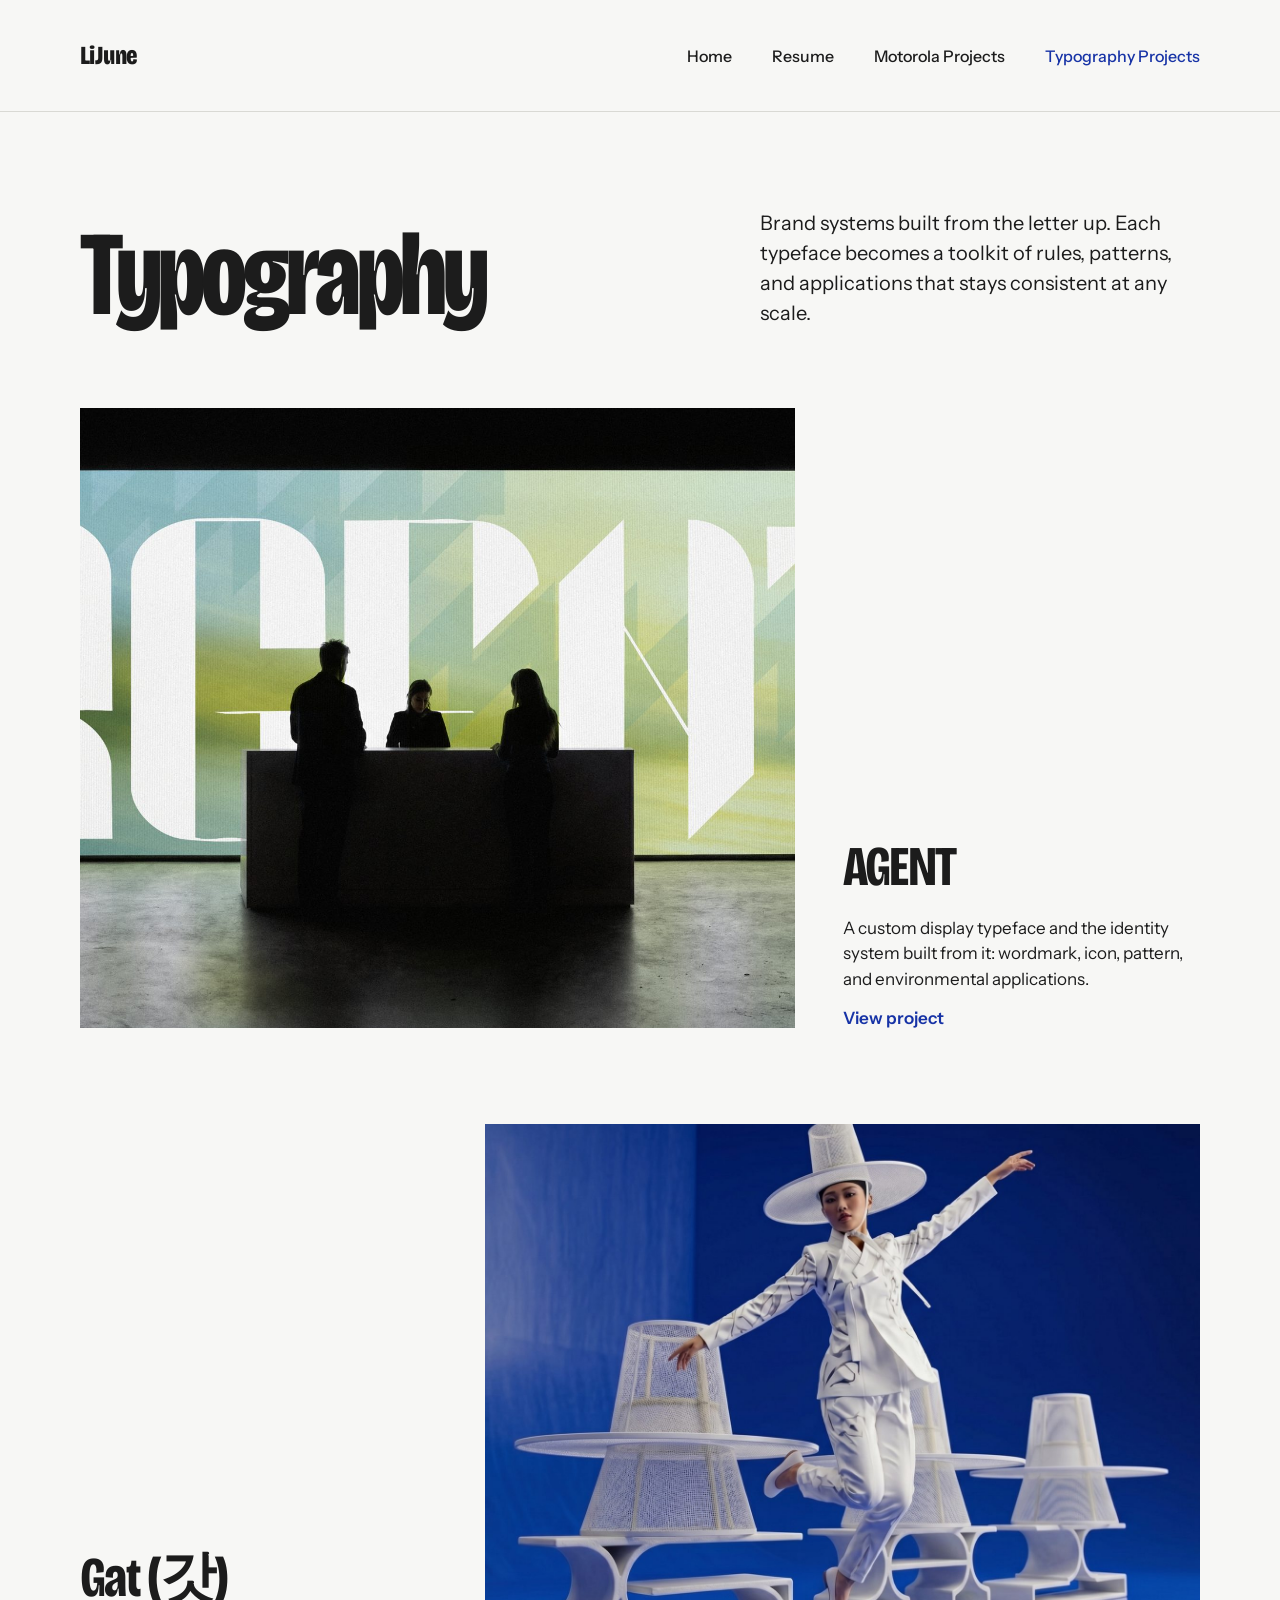
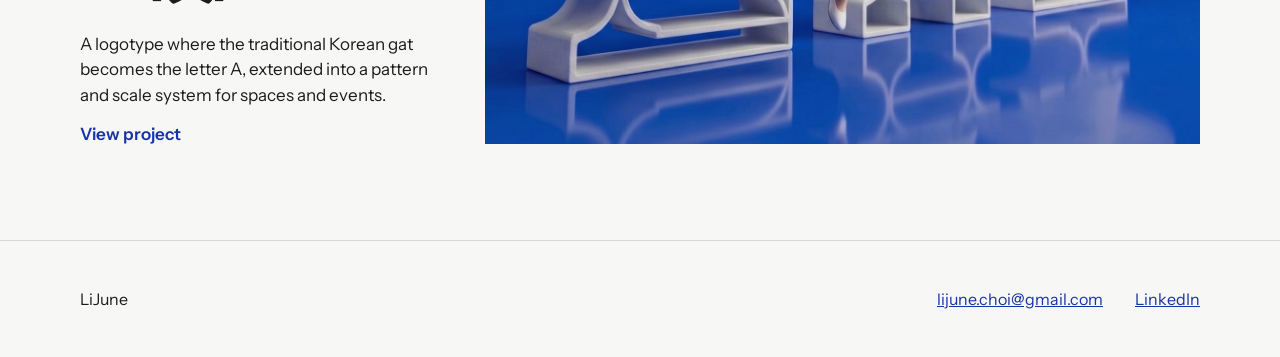
<file: typography.html>
<!doctype html>
<html lang="en">
<head>
<meta charset="utf-8">
<meta name="viewport" content="width=device-width, initial-scale=1">
<title>Li June Choi – Typography Projects</title>
<meta name="description" content="Portfolio of Li June Choi, graphic designer at Motorola Mobility.">
<link rel="icon" href="data:image/svg+xml,%3Csvg xmlns='http://www.w3.org/2000/svg' viewBox='0 0 32 32'%3E%3Crect width='32' height='32' rx='6' fill='%231733A6'/%3E%3Ctext x='16' y='23' font-family='Arial' font-weight='700' font-size='18' fill='white' text-anchor='middle'%3EL%3C/text%3E%3C/svg%3E">
<link rel="preconnect" href="https://fonts.googleapis.com">
<link href="https://fonts.googleapis.com/css2?family=Bricolage+Grotesque:opsz,wdth,wght@12..96,75..100,400..800&amp;family=Instrument+Sans:wght@400;500;600&amp;display=swap" rel="stylesheet">
<style>
body{margin:0;background:#F7F7F5}
a{color:#1733A6}a:hover{color:#0E2273}
.nav a{color:#1C1C1C;text-decoration:none;font-size:16px;font-weight:500;padding:12px 0}
.nav a:hover{color:#1733A6}
</style>
<link rel="stylesheet" href="site.css">
</head>
<body>
<div style="width: 100%; max-width: 1440px; margin: 0 auto; min-height: 100vh; box-sizing: border-box; background: #F7F7F5; color: #1C1C1C; font-family: 'Instrument Sans', 'Helvetica Neue', sans-serif; display: flex; flex-direction: column">

<header class="nav" style="display: flex; justify-content: space-between; align-items: center; padding: 28px 80px; border-bottom: 1px solid #D9D9D4">
<a href="index.html" style="font-family: 'Bricolage Grotesque', sans-serif; font-weight: 800; font-size: 26px; letter-spacing: -0.02em; font-stretch: 75%">LiJune</a>
<nav style="display: flex; gap: 40px">
<a href="index.html">Home</a>
<a href="resume.html">Resume</a>
<a href="motorola.html">Motorola Projects</a>
<a href="typography.html" aria-current="page" style="color: #1733A6">Typography Projects</a>
</nav>
</header>

<section style="display: grid; grid-template-columns: 7fr 5fr; gap: 64px; padding: 96px 80px 80px; align-items: end">
<h1 style="margin: 0; font-family: 'Bricolage Grotesque', sans-serif; font-weight: 700; font-stretch: 75%; font-size: 120px; line-height: 0.9; letter-spacing: -0.035em">Typography</h1>
<p style="margin: 0; font-size: 20px; line-height: 1.5">Brand systems built from the letter up. Each typeface becomes a toolkit of rules, patterns, and applications that stays consistent at any scale.</p>
</section>

<section style="padding: 0 80px 96px; display: flex; flex-direction: column; gap: 96px">
<a href="agent.html" style="display: grid; grid-template-columns: 8fr 4fr; gap: 48px; text-decoration: none; color: #1C1C1C; align-items: end">
<img src="images/agent-wordmark-on-a-reception-wall-application-m.jpg" alt="AGENT wordmark on a reception wall, application mockup" style="width: 100%; height: 620px; object-fit: cover; display: block">
<div style="display: flex; flex-direction: column; gap: 16px">
<h2 style="margin: 0; font-family: 'Bricolage Grotesque', sans-serif; font-weight: 700; font-stretch: 75%; font-size: 56px; letter-spacing: -0.03em">AGENT</h2>
<p style="margin: 0; font-size: 17px; line-height: 1.5">A custom display typeface and the identity system built from it: wordmark, icon, pattern, and environmental applications.</p>
<span style="color: #1733A6; font-weight: 600; font-size: 17px">View project</span>
</div>
</a>
<a href="gat.html" style="display: grid; grid-template-columns: 4fr 8fr; gap: 48px; text-decoration: none; color: #1C1C1C; align-items: end">
<div style="display: flex; flex-direction: column; gap: 16px">
<h2 style="margin: 0; font-family: 'Bricolage Grotesque', sans-serif; font-weight: 700; font-stretch: 75%; font-size: 56px; letter-spacing: -0.03em">Gat (갓)</h2>
<p style="margin: 0; font-size: 17px; line-height: 1.5">A logotype where the traditional Korean gat becomes the letter A, extended into a pattern and scale system for spaces and events.</p>
<span style="color: #1733A6; font-weight: 600; font-size: 17px">View project</span>
</div>
<img loading="lazy" src="images/figure-in-a-white-gat-hat-among-sculptural-forms.jpg" alt="Figure in a white gat hat among sculptural forms on blue" style="width: 100%; height: 620px; object-fit: cover; display: block">
</a>
</section>

<footer style="margin-top: auto; padding: 48px 80px; border-top: 1px solid #D9D9D4; display: flex; justify-content: space-between; font-size: 16px">
<span>LiJune</span>
<div style="display: flex; gap: 32px"><a href="mailto:lijune.choi@gmail.com">lijune.choi@gmail.com</a><a href="https://www.linkedin.com/in/li-june-choi-3b22a4331/">LinkedIn</a></div>
</footer>
</div>
</body>
</html>
</file>
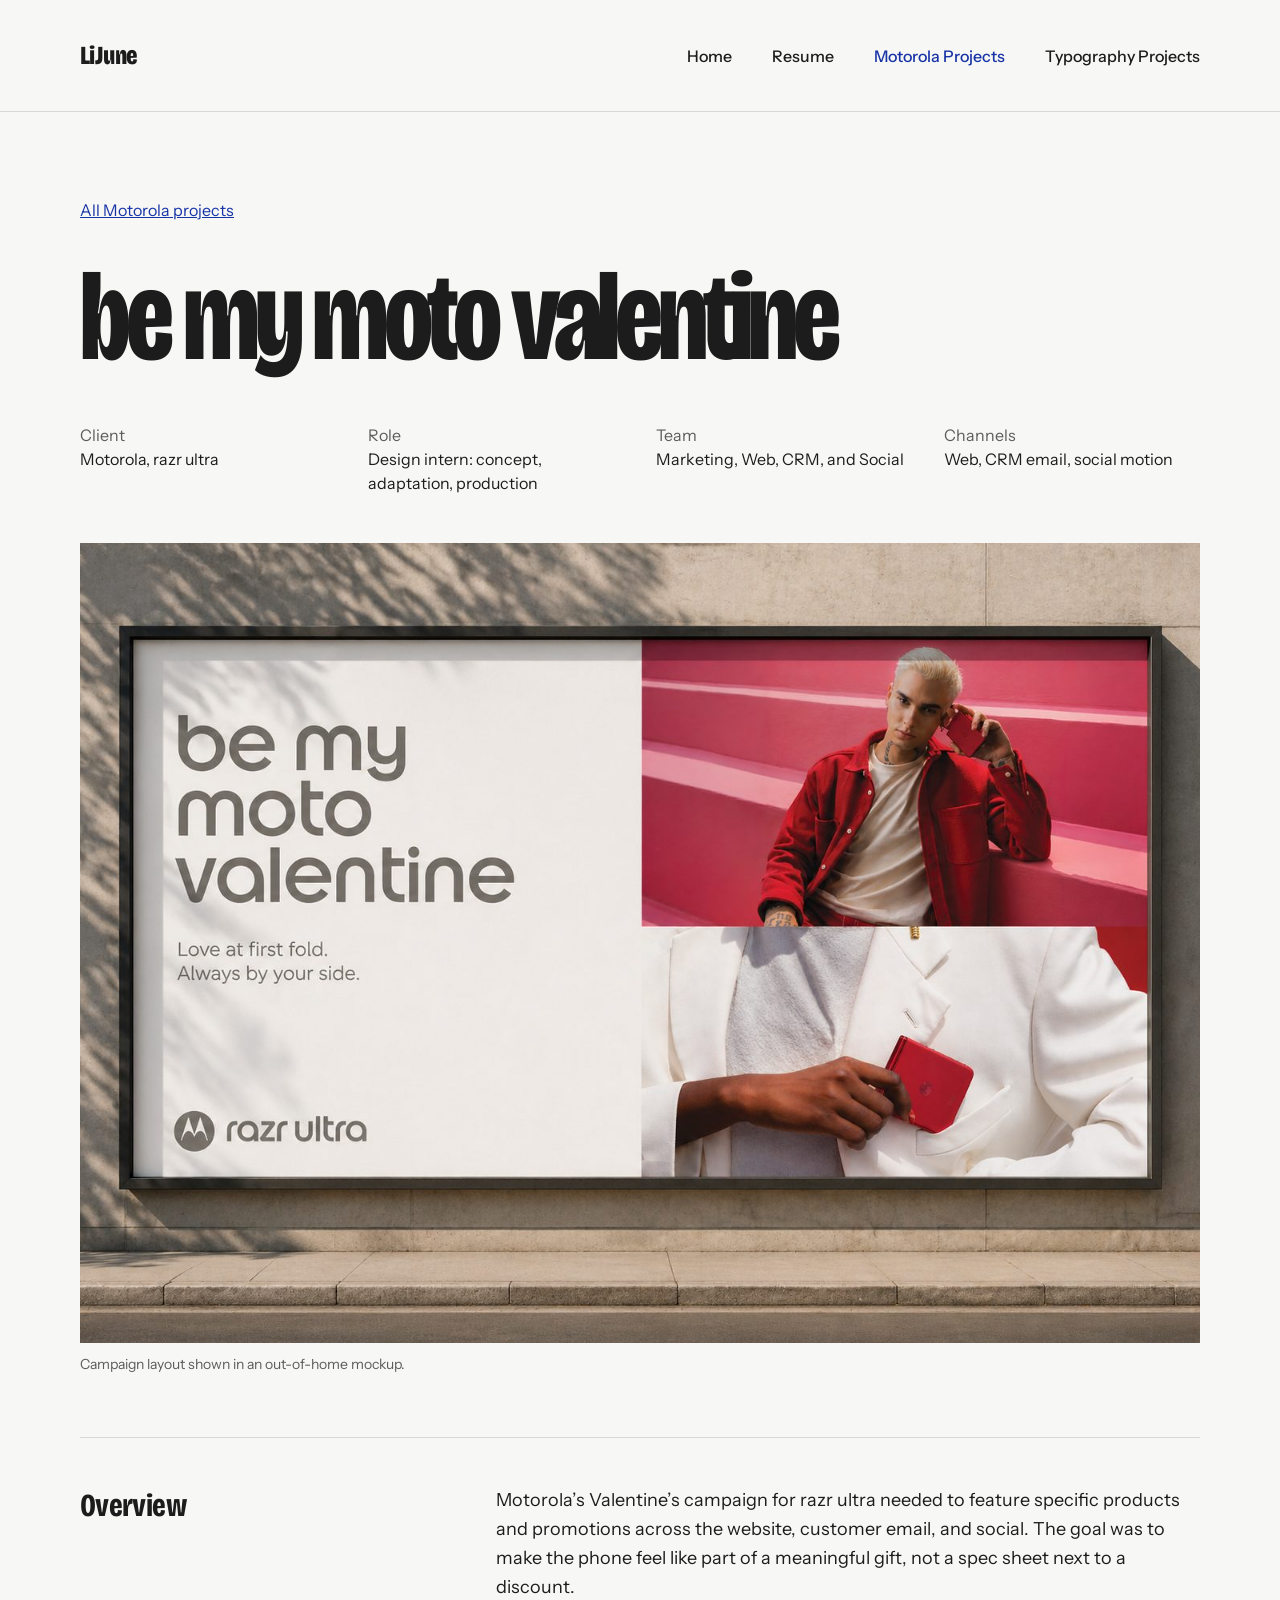
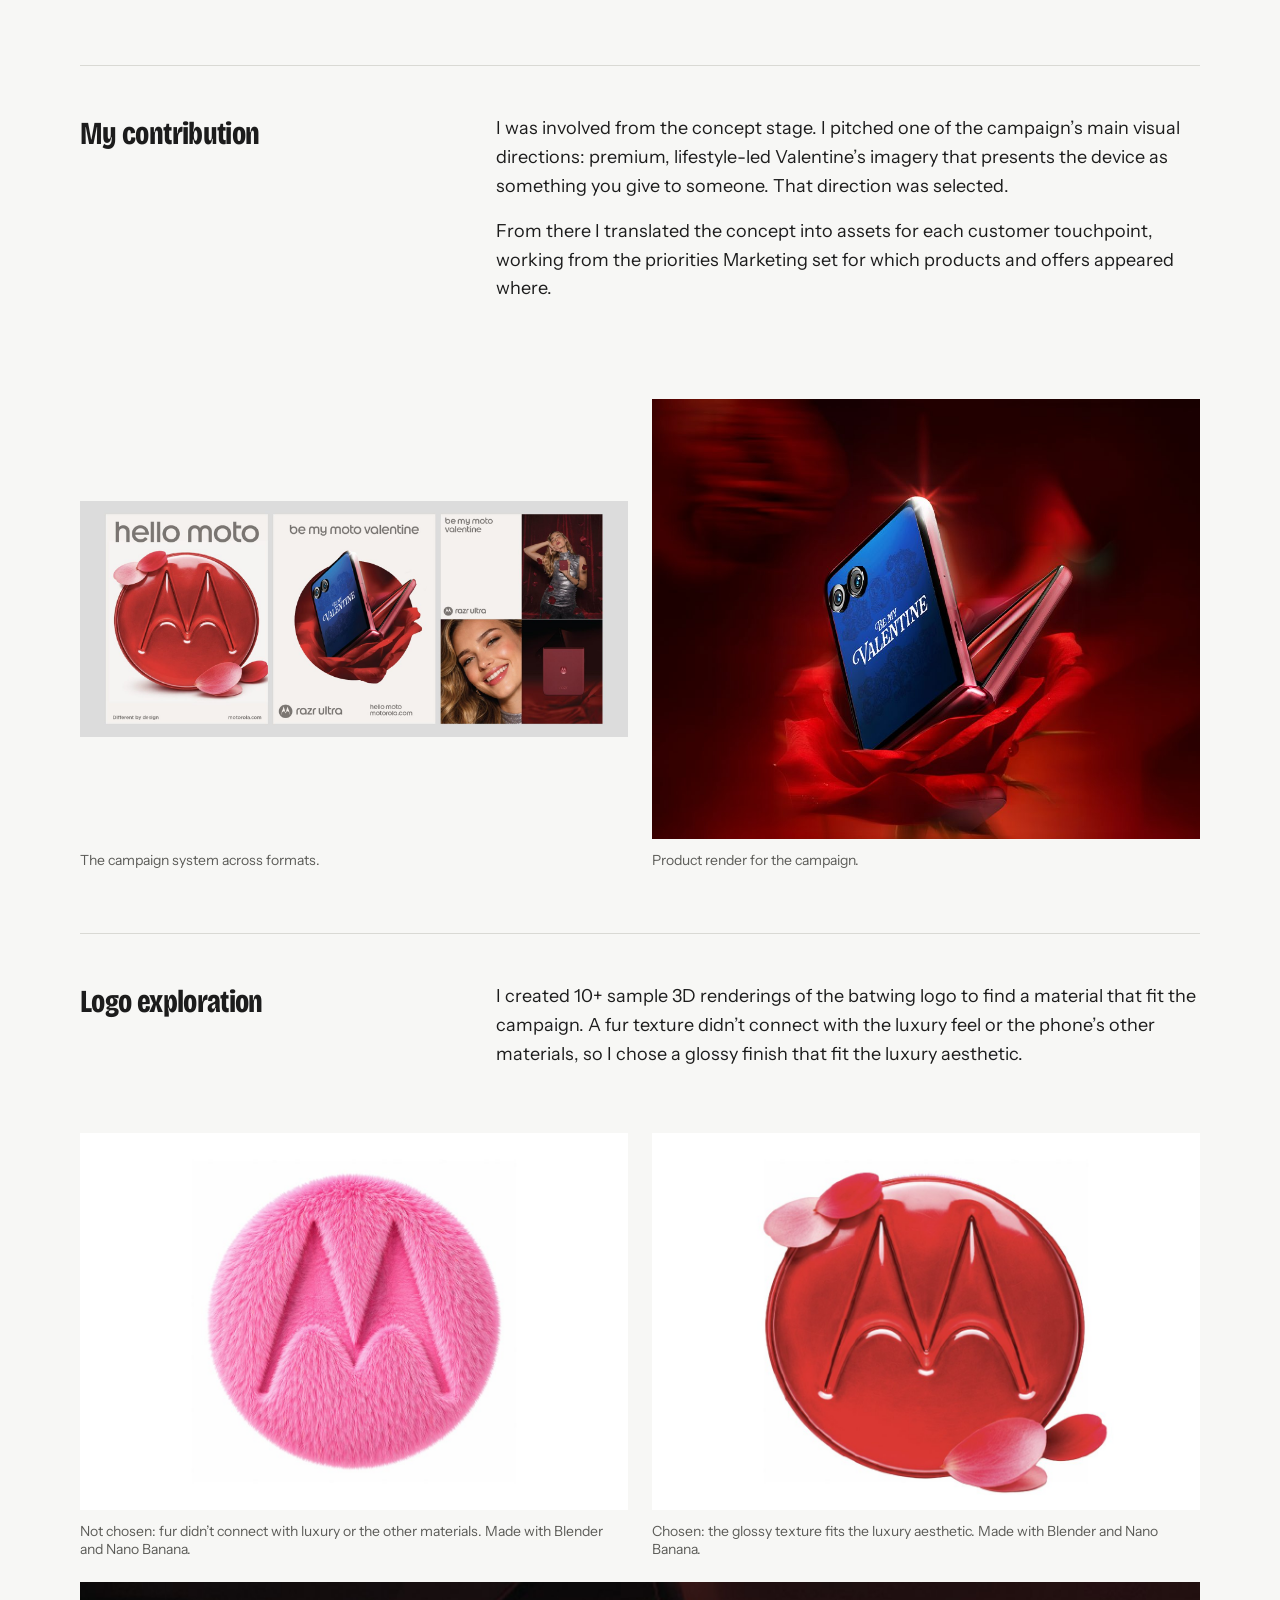
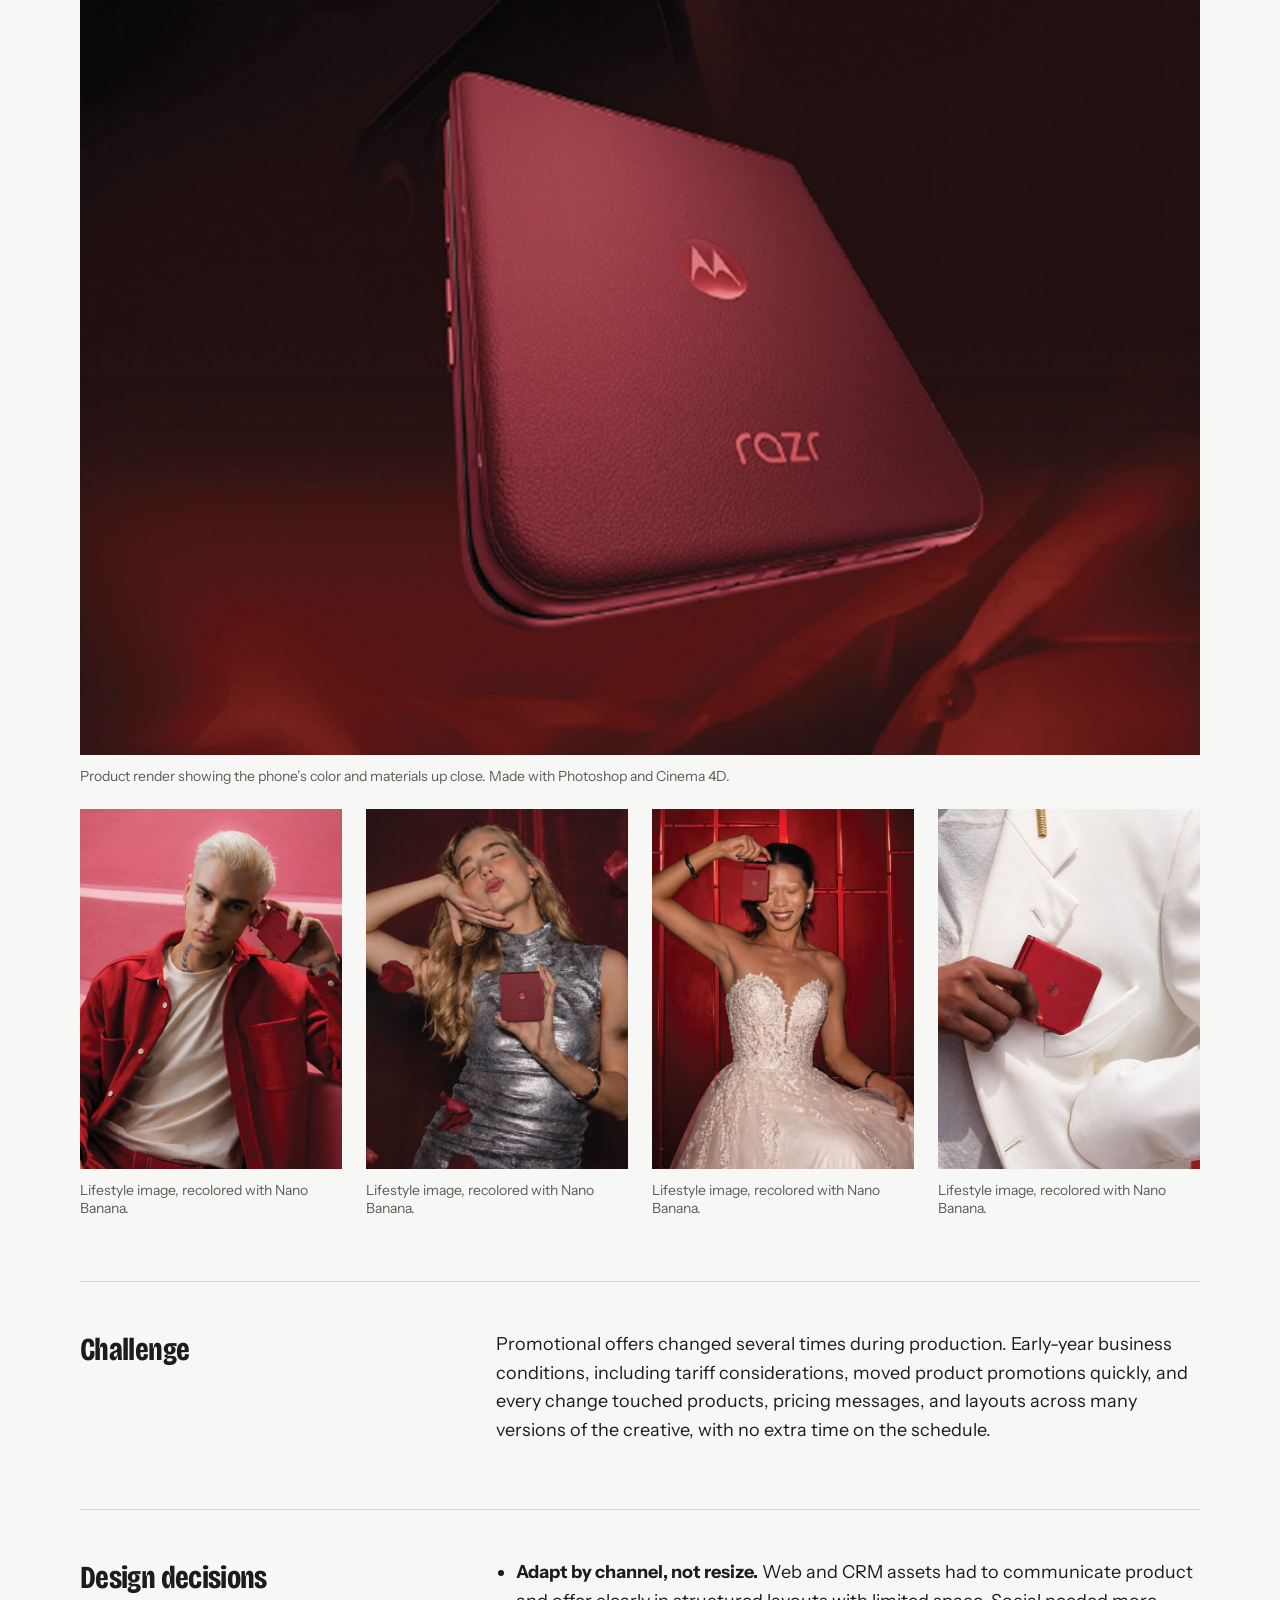
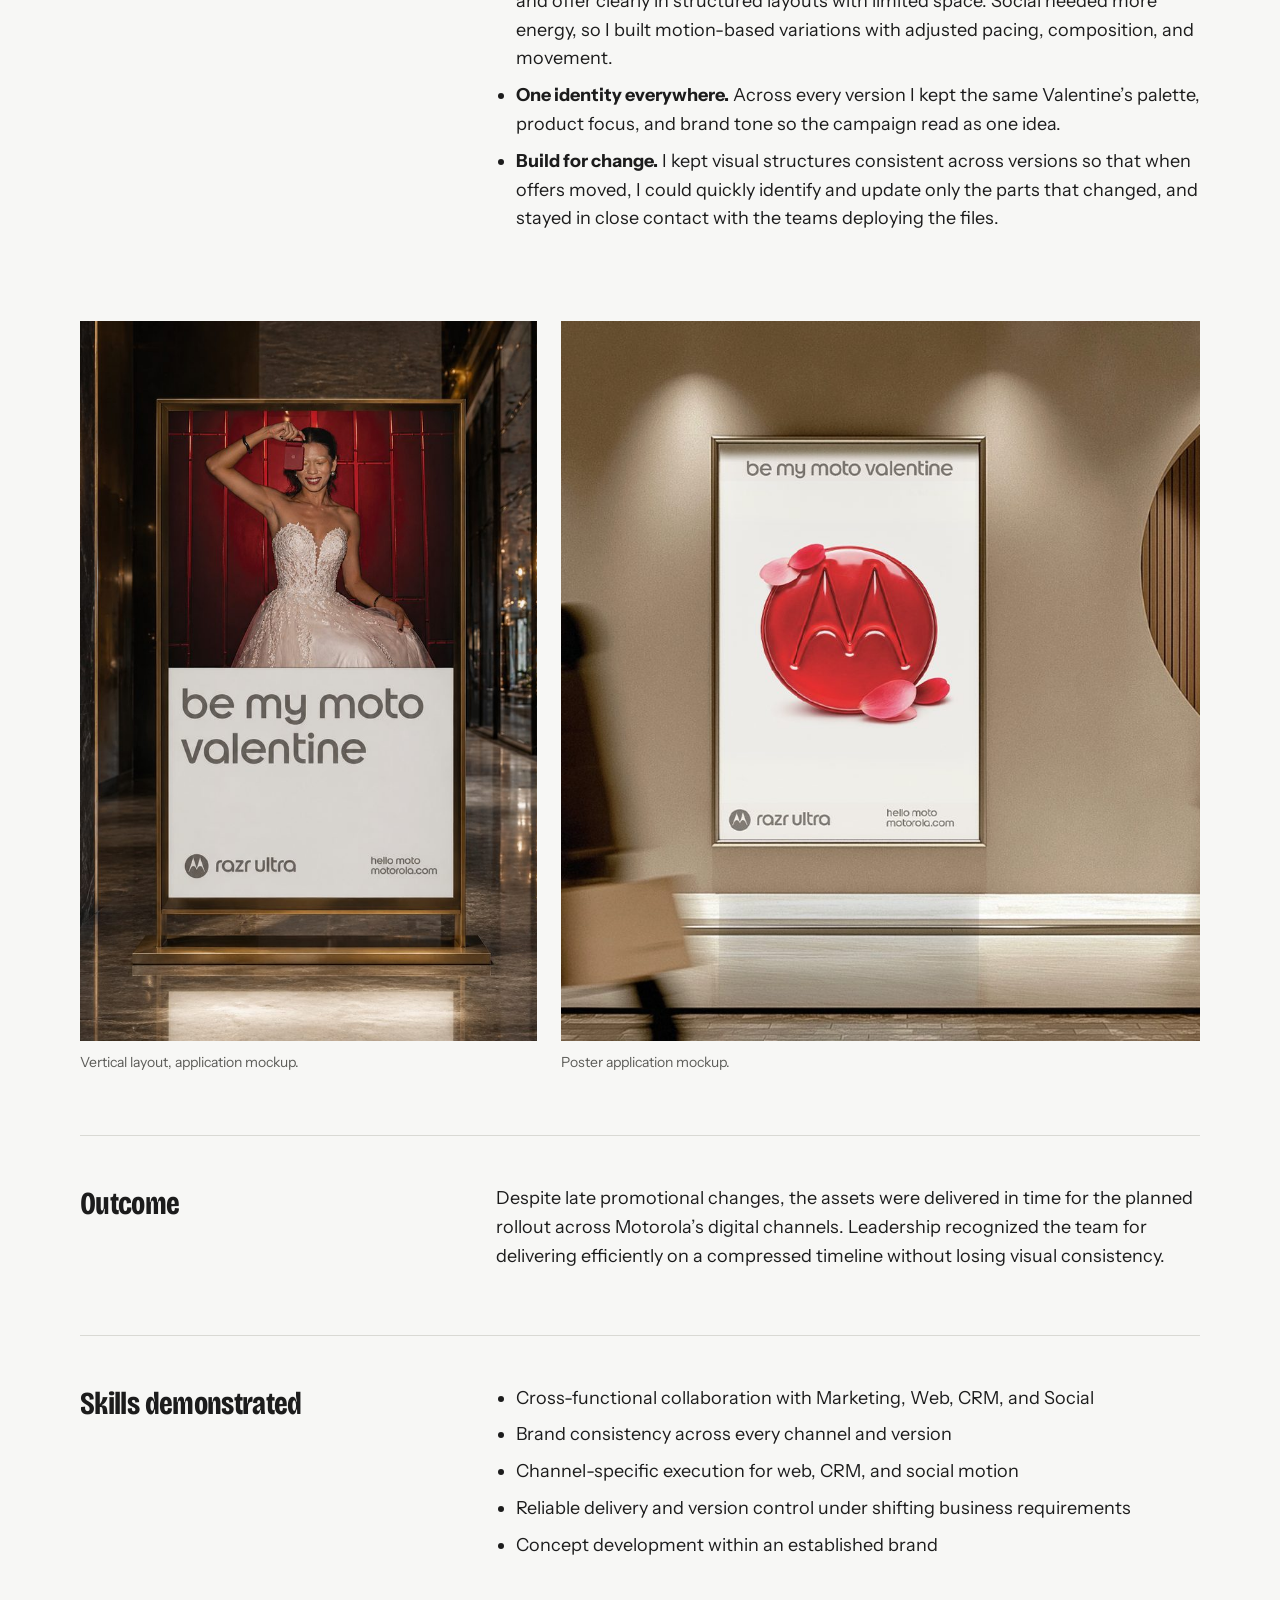
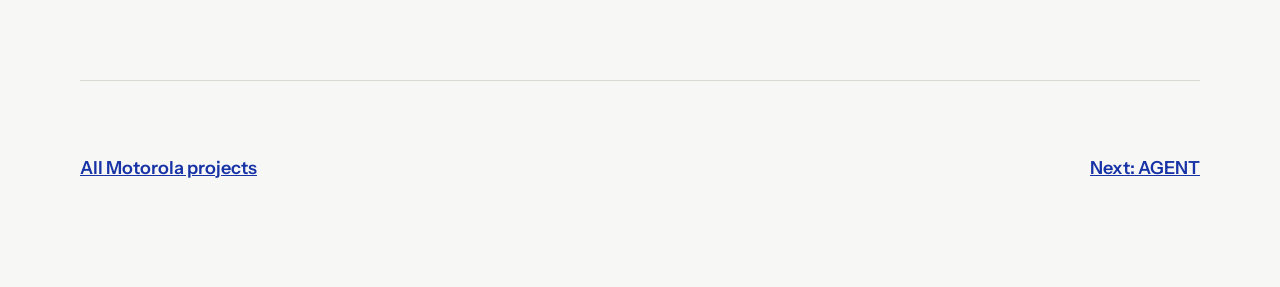
<file: valentine.html>
<!doctype html>
<html lang="en">
<head>
<meta charset="utf-8">
<meta name="viewport" content="width=device-width, initial-scale=1">
<title>Li June Choi – be my moto valentine</title>
<meta name="description" content="Portfolio of Li June Choi, graphic designer at Motorola Mobility.">
<link rel="icon" href="data:image/svg+xml,%3Csvg xmlns='http://www.w3.org/2000/svg' viewBox='0 0 32 32'%3E%3Crect width='32' height='32' rx='6' fill='%231733A6'/%3E%3Ctext x='16' y='23' font-family='Arial' font-weight='700' font-size='18' fill='white' text-anchor='middle'%3EL%3C/text%3E%3C/svg%3E">
<link rel="preconnect" href="https://fonts.googleapis.com">
<link href="https://fonts.googleapis.com/css2?family=Bricolage+Grotesque:opsz,wdth,wght@12..96,75..100,400..800&amp;family=Instrument+Sans:wght@400;500;600&amp;display=swap" rel="stylesheet">
<style>
body{margin:0;background:#F7F7F5}
a{color:#1733A6}a:hover{color:#0E2273}
.nav a{color:#1C1C1C;text-decoration:none;font-size:16px;font-weight:500;padding:12px 0}
.nav a:hover{color:#1733A6}
.row{display:grid;grid-template-columns:4fr 8fr;gap:64px;padding:48px 0;border-top:1px solid #D9D9D4}
.row h2{margin:0;font-family:'Bricolage Grotesque',sans-serif;font-weight:700;font-stretch:75%;font-size:32px;letter-spacing:-0.02em}
.row p{margin:0 0 16px;font-size:18px;line-height:1.6;max-width:720px}
.row li{font-size:18px;line-height:1.6;margin-bottom:8px}
.cap{margin:12px 0 0;font-size:14px;color:#5C5C58}
</style>
<link rel="stylesheet" href="site.css">
</head>
<body>
<div style="width: 100%; max-width: 1440px; margin: 0 auto; min-height: 100vh; box-sizing: border-box; background: #F7F7F5; color: #1C1C1C; font-family: 'Instrument Sans', 'Helvetica Neue', sans-serif; display: flex; flex-direction: column">

<header class="nav" style="display: flex; justify-content: space-between; align-items: center; padding: 28px 80px; border-bottom: 1px solid #D9D9D4">
<a href="index.html" style="font-family: 'Bricolage Grotesque', sans-serif; font-weight: 800; font-size: 26px; letter-spacing: -0.02em; font-stretch: 75%">LiJune</a>
<nav style="display: flex; gap: 40px">
<a href="index.html">Home</a>
<a href="resume.html">Resume</a>
<a href="motorola.html" aria-current="page" style="color: #1733A6">Motorola Projects</a>
<a href="typography.html">Typography Projects</a>
</nav>
</header>

<section style="padding: 80px 80px 48px; display: flex; flex-direction: column; gap: 32px">
<a href="motorola.html" style="font-size: 16px; padding: 8px 0; align-self: flex-start">All Motorola projects</a>
<h1 style="margin: 0; font-family: 'Bricolage Grotesque', sans-serif; font-weight: 700; font-stretch: 75%; font-size: 128px; line-height: 0.9; letter-spacing: -0.04em">be my moto valentine</h1>
<div style="display: grid; grid-template-columns: repeat(4, minmax(0, 1fr)); gap: 32px; font-size: 16px; line-height: 1.5; padding-top: 16px">
<div><div style="color: #5C5C58">Client</div><div>Motorola, razr ultra</div></div>
<div><div style="color: #5C5C58">Role</div><div>Design intern: concept, adaptation, production</div></div>
<div><div style="color: #5C5C58">Team</div><div>Marketing, Web, CRM, and Social</div></div>
<div><div style="color: #5C5C58">Channels</div><div>Web, CRM email, social motion</div></div>
</div>
</section>

<figure style="margin: 0; padding: 0 80px">
<img src="images/be-my-moto-valentine-billboard-mockup-for-razr-u.jpg" alt="be my moto valentine billboard mockup" style="width: 100%; height: 800px; object-fit: cover; display: block">
<figcaption class="cap">Campaign layout shown in an out-of-home mockup.</figcaption>
</figure>

<section style="padding: 64px 80px 0">
<div class="row">
<h2>Overview</h2>
<div>
<p>Motorola’s Valentine’s campaign for razr ultra needed to feature specific products and promotions across the website, customer email, and social. The goal was to make the phone feel like part of a meaningful gift, not a spec sheet next to a discount.</p>
</div>
</div>
<div class="row">
<h2>My contribution</h2>
<div>
<p>I was involved from the concept stage. I pitched one of the campaign’s main visual directions: premium, lifestyle-led Valentine’s imagery that presents the device as something you give to someone. That direction was selected.</p>
<p>From there I translated the concept into assets for each customer touchpoint, working from the priorities Marketing set for which products and offers appeared where.</p>
</div>
</div>
</section>

<section style="padding: 32px 80px 0; display: grid; grid-template-columns: repeat(2, minmax(0, 1fr)); gap: 24px">
<figure style="margin: 0"><img loading="lazy" src="images/valentine-s-campaign-system-across-formats.jpg" alt="Valentine’s campaign system across formats" style="width: 100%; height: 440px; object-fit: contain; display: block"><figcaption class="cap">The campaign system across formats.</figcaption></figure>
<figure style="margin: 0"><img loading="lazy" src="images/razr-ultra-among-red-rose-petals.jpg" alt="razr ultra among red rose petals" style="width: 100%; height: 440px; object-fit: cover; display: block"><figcaption class="cap">Product render for the campaign.</figcaption></figure>
</section>

<section style="padding: 64px 80px 0">
<div class="row">
<h2>Logo exploration</h2>
<div>
<p>I created 10+ sample 3D renderings of the batwing logo to find a material that fit the campaign. A fur texture didn’t connect with the luxury feel or the phone’s other materials, so I chose a glossy finish that fit the luxury aesthetic.</p>
</div>
</div>
</section>

<section style="padding: 0 80px 0; display: grid; grid-template-columns: repeat(2, minmax(0, 1fr)); gap: 24px">
<figure style="margin: 0"><img loading="lazy" src="images/val-fur.jpg" alt="Motorola batwing logo in pink fur, 3D render" style="width: 100%; aspect-ratio: 1160 / 800; object-fit: cover; display: block"><figcaption class="cap">Not chosen: fur didn’t connect with luxury or the other materials. Made with Blender and Nano Banana.</figcaption></figure>
<figure style="margin: 0"><img loading="lazy" src="images/val-gloss.jpg" alt="Motorola batwing logo in glossy red with rose petals, 3D render" style="width: 100%; aspect-ratio: 1160 / 800; object-fit: cover; display: block"><figcaption class="cap">Chosen: the glossy texture fits the luxury aesthetic. Made with Blender and Nano Banana.</figcaption></figure>
</section>

<section style="padding: 24px 80px 0; display: grid; grid-template-columns: 1fr; gap: 24px">
<figure style="margin: 0"><img loading="lazy" src="images/val-razr.jpg" alt="razr ultra in deep red, close-up render" style="width: 100%; aspect-ratio: 1160 / 800; object-fit: cover; display: block"><figcaption class="cap">Product render showing the phone’s color and materials up close. Made with Photoshop and Cinema 4D.</figcaption></figure>
</section>

<section style="padding: 24px 80px 0; display: grid; grid-template-columns: repeat(4, minmax(0, 1fr)); gap: 24px">
<figure style="margin: 0"><img loading="lazy" src="images/val-p1.jpg" alt="Man in a red jacket holding razr ultra against pink steps" style="width: 100%; height: 360px; object-fit: cover; display: block"><figcaption class="cap">Lifestyle image, recolored with Nano Banana.</figcaption></figure>
<figure style="margin: 0"><img loading="lazy" src="images/val-p2.jpg" alt="Woman in a silver dress holding razr ultra among rose petals" style="width: 100%; height: 360px; object-fit: cover; display: block"><figcaption class="cap">Lifestyle image, recolored with Nano Banana.</figcaption></figure>
<figure style="margin: 0"><img loading="lazy" src="images/val-p3.jpg" alt="Woman in a white gown holding razr ultra on red" style="width: 100%; height: 360px; object-fit: cover; display: block"><figcaption class="cap">Lifestyle image, recolored with Nano Banana.</figcaption></figure>
<figure style="margin: 0"><img loading="lazy" src="images/val-p4.jpg" alt="Hand slipping razr ultra into a white jacket pocket" style="width: 100%; height: 360px; object-fit: cover; display: block"><figcaption class="cap">Lifestyle image, recolored with Nano Banana.</figcaption></figure>
</section>

<section style="padding: 64px 80px 0">
<div class="row">
<h2>Challenge</h2>
<div>
<p>Promotional offers changed several times during production. Early-year business conditions, including tariff considerations, moved product promotions quickly, and every change touched products, pricing messages, and layouts across many versions of the creative, with no extra time on the schedule.</p>
</div>
</div>
<div class="row">
<h2>Design decisions</h2>
<div>
<ul style="margin: 0; padding-left: 20px; max-width: 720px">
<li><strong>Adapt by channel, not resize.</strong> Web and CRM assets had to communicate product and offer clearly in structured layouts with limited space. Social needed more energy, so I built motion-based variations with adjusted pacing, composition, and movement.</li>
<li><strong>One identity everywhere.</strong> Across every version I kept the same Valentine’s palette, product focus, and brand tone so the campaign read as one idea.</li>
<li><strong>Build for change.</strong> I kept visual structures consistent across versions so that when offers moved, I could quickly identify and update only the parts that changed, and stayed in close contact with the teams deploying the files.</li>
</ul>
</div>
</div>
</section>

<section style="padding: 32px 80px 0; display: grid; grid-template-columns: 5fr 7fr; gap: 24px">
<figure style="margin: 0"><img loading="lazy" src="images/valentine-s-standing-sign-mockup-in-a-hotel-lobb.jpg" alt="Valentine’s standing sign mockup in a hotel lobby" style="width: 100%; height: 720px; object-fit: cover; display: block"><figcaption class="cap">Vertical layout, application mockup.</figcaption></figure>
<figure style="margin: 0"><img loading="lazy" src="images/valentine-s-poster-in-a-gallery-hallway-mockup.jpg" alt="Valentine’s poster in a gallery hallway, mockup" style="width: 100%; height: 720px; object-fit: cover; display: block"><figcaption class="cap">Poster application mockup.</figcaption></figure>
</section>

<section style="padding: 64px 80px 0">
<div class="row">
<h2>Outcome</h2>
<div>
<p>Despite late promotional changes, the assets were delivered in time for the planned rollout across Motorola’s digital channels. Leadership recognized the team for delivering efficiently on a compressed timeline without losing visual consistency.</p>
</div>
</div>
<div class="row">
<h2>Skills demonstrated</h2>
<div>
<ul style="margin: 0; padding-left: 20px; max-width: 720px">
<li>Cross-functional collaboration with Marketing, Web, CRM, and Social</li>
<li>Brand consistency across every channel and version</li>
<li>Channel-specific execution for web, CRM, and social motion</li>
<li>Reliable delivery and version control under shifting business requirements</li>
<li>Concept development within an established brand</li>
</ul>
</div>
</div>
</section>

<section style="padding: 64px 80px 96px; display: flex; justify-content: space-between; border-top: 1px solid #D9D9D4; margin: 64px 80px 0; padding-left: 0; padding-right: 0">
<a href="motorola.html" style="font-size: 18px; font-weight: 600; padding: 12px 0">All Motorola projects</a>
<a href="agent.html" style="font-size: 18px; font-weight: 600; padding: 12px 0">Next: AGENT</a>
</section>
</div>
</body>
</html>
</file>
<file: site.css>
/* Shared layout fixes for the static site. Page styles live inline in each page. */
html{-webkit-text-size-adjust:100%}
body{margin:0}
img{max-width:100%}
a:focus-visible{outline:2px solid #1733A6;outline-offset:3px}

/* Tablet */
@media (max-width: 1100px){
  [style*="padding: 28px 80px"],[style*="80px 80px"],[style*="96px 80px"],[style*="64px 80px"],[style*="48px 80px"],
  [style*="32px 80px"],[style*="24px 80px"],[style*="40px 80px"],[style*="0 80px"],[style*="padding: 80px"]{padding-left:40px!important;padding-right:40px!important}
  [style*="margin: 64px 80px"]{margin-left:40px!important;margin-right:40px!important}
}

/* Phone */
@media (max-width: 760px){
  [style*="padding: 28px 80px"],[style*="80px 80px"],[style*="96px 80px"],[style*="64px 80px"],[style*="48px 80px"],
  [style*="32px 80px"],[style*="24px 80px"],[style*="40px 80px"],[style*="0 80px"],[style*="padding: 80px"]{padding-left:20px!important;padding-right:20px!important}
  [style*="margin: 64px 80px"]{margin-left:20px!important;margin-right:20px!important}
  [style*="grid-template-columns"]{grid-template-columns:minmax(0,1fr)!important;gap:32px!important}
  .row,.job{grid-template-columns:minmax(0,1fr)!important;gap:16px!important}

  header.nav{flex-direction:column;align-items:flex-start!important;gap:8px}
  header.nav nav{flex-wrap:wrap;gap:4px 24px!important}
  footer,section[style*="justify-content: space-between"]{flex-direction:column;align-items:flex-start!important;gap:24px}
  footer > div{flex-wrap:wrap;gap:12px 24px!important}

  h1{font-size:clamp(44px,13vw,72px)!important}
  footer h2{font-size:64px!important}
  h2[style*="font-size: 64px"]{font-size:44px!important}
  h3[style*="font-size: 44px"],.part{font-size:34px!important}
  .num{font-size:60px!important}
  p[style*="font-size: 22px"]{font-size:19px!important}

  img[style*="height:"]:not([style*="aspect-ratio"]){height:auto!important;aspect-ratio:4/3}
  [style*="padding: 96px"]{padding-top:56px!important}
}
</file>
